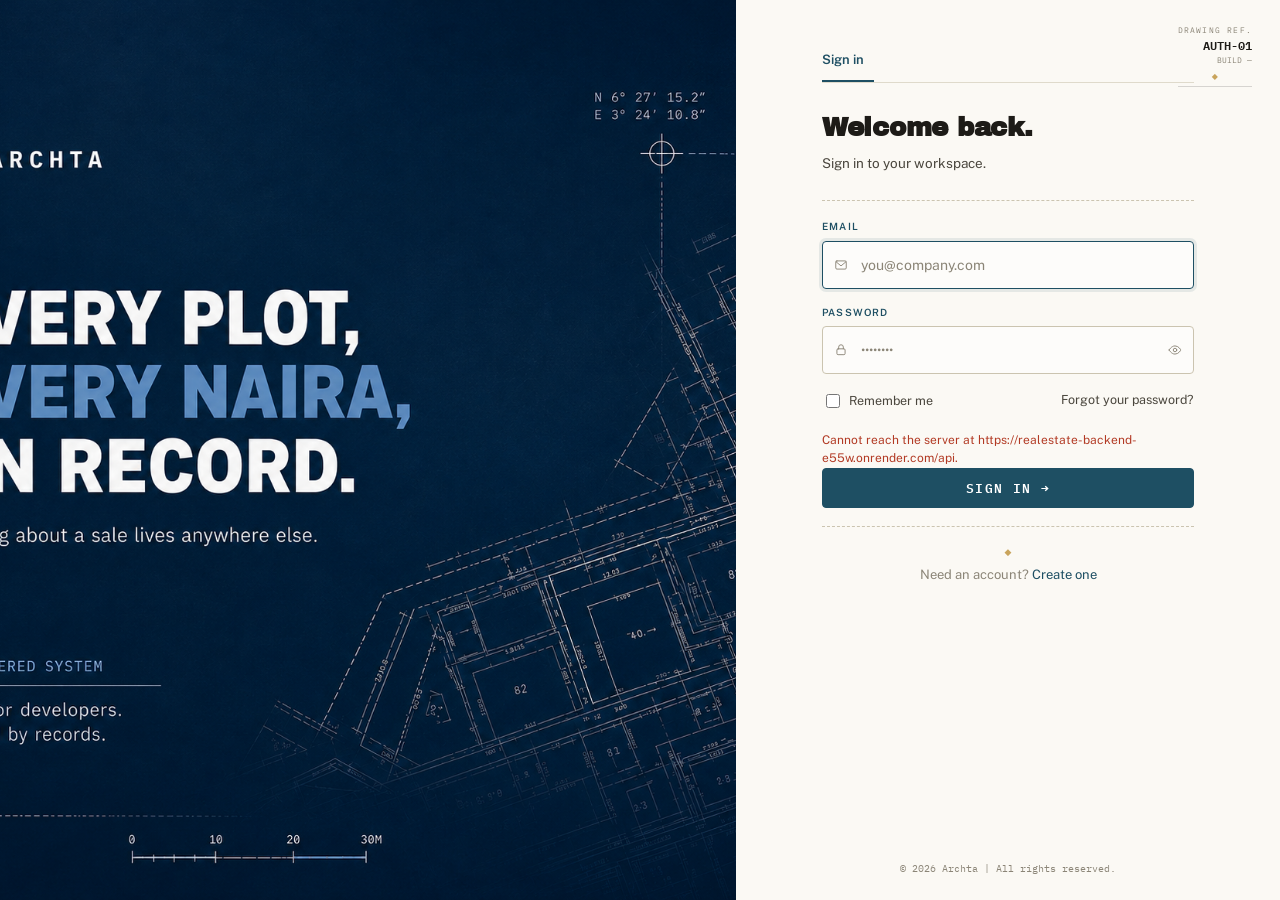
<file: index.html>
<!DOCTYPE html>
<html lang="en">
<head>
  <meta charset="UTF-8">
  <meta name="viewport" content="width=device-width, initial-scale=1.0">
  <meta name="color-scheme" content="light">
  <meta name="description" content="Archta — installment sales, allocations, collections and a daily AI brief for property developers.">
  <title>Archta — Real Estate Intelligence</title>

  <!-- Favicon as an inline SVG data URI: no extra file, no extra request, and
       no 404 in the console. The gold diamond on an indigo square is the same
       brand mark as the sidebar and the gate. -->
  <link rel="icon" href="data:image/svg+xml,%3Csvg xmlns='http://www.w3.org/2000/svg' viewBox='0 0 32 32'%3E%3Crect width='32' height='32' rx='7' fill='%231E4F63'/%3E%3Cpath d='M16 7l7 9-7 9-7-9z' fill='%23c9a45c'/%3E%3C/svg%3E">
  <link rel="apple-touch-icon" href="./apple-touch-icon.png">

  <!-- This URL gets pasted into WhatsApp constantly. Without these it previews
       as a blank card; with them every share is a small advertisement.
       og:image must be an absolute URL on a public host — a data URI is not
       fetched by WhatsApp or Twitter, so point this at a real file once you
       have one. realestate-frontend-pi.vercel.app is the confirmed frontend
       domain. -->
  <meta property="og:type" content="website">
  <meta property="og:site_name" content="Archta">
  <meta property="og:title" content="Archta — Real Estate Intelligence">
  <meta property="og:description" content="Installment sales, allocations and collections for property developers — with a brief on your desk at 7am telling you who has fallen behind.">
  <!-- TODO: og:image, og:url and server.js's own PRODUCTION_ORIGINS all
       point at realestate-frontend-pi.vercel.app — every one of them needs
       the same update, in the same commit, the day archta.io goes live.
       Nothing in this repo can confirm on its own whether that Vercel URL
       is still this deployment's real domain; verify against the actual
       Vercel project before changing it. -->
  <meta property="og:image" content="https://realestate-frontend-pi.vercel.app/og.png">
  <meta property="og:image:width" content="1200">
  <meta property="og:image:height" content="630">
  <!-- Placeholder — archta.io is not live yet. Update once it is. -->
  <meta property="og:url" content="https://archta.io">
  <meta name="twitter:card" content="summary_large_image">
  <meta name="theme-color" content="#1E4F63">

  <!-- Public Sans carries every UI surface now (realestate.css's --sans) —
       built for U.S. federal digital-records systems, the same job this
       product does for a developer's paper trail, and not the default
       everyone else's AI-generated dashboard also reaches for. Archivo
       Black is loaded for headline moments only (--display): the greeting,
       page titles, the gate — never body text. IBM Plex Mono is untouched:
       every money figure in the app still renders in it. portal.html and
       sign.html import the same three. -->
  <link rel="preconnect" href="https://fonts.googleapis.com">
  <link rel="preconnect" href="https://fonts.gstatic.com" crossorigin>
  <link href="https://fonts.googleapis.com/css2?family=Public+Sans:wght@400;500;600;700&family=Archivo+Black&family=IBM+Plex+Mono:wght@400;500;600&display=swap" rel="stylesheet">
  <link rel="stylesheet" href="./realestate.css">

  <!-- Sets window.__API_BASE__. A separate file rather than an inline block
       because the API serves this page under a CSP without 'unsafe-inline'. -->
  <script src="./config.js"></script>
</head>
<body>

<!-- ══ THE FRONT DOOR ═════════════════════════════════════════════════════
     Email and password, with Google as an option when GOOGLE_CLIENT_ID is
     configured on the server.

     What used to be here asked a Nigerian property developer to paste a raw
     JWT that somebody else generated by running `npm run token` in a
     terminal. There was no way to create an account, no way to reset a
     password, and no way to sign in from a second device. `npm run token`
     still exists — it is a debugging tool now, not the only way in. -->
<main class="gate" id="gate" hidden>
  <!-- THIRD rebuild of this panel, and the last: every prior round
       hand-built the blueprint (guides, mark, coordinates, compasses, floor
       plan, scale bar, headline) as positioned CSS/SVG pieces reproducing a
       reference image element-by-element. That reference now IS the panel —
       sup.png is the complete composition (logo, headline, blurb and all,
       baked into the pixels), so this section is just that one image,
       full-bleed, with no DOM to recreate any part of it. See .gate-brand
       in realestate.css for the background-image itself. -->
  <section class="gate-brand" role="img" aria-label="Archta. Every plot, every naira, on record. Nothing about a sale lives anywhere else."></section>

  <section class="gate-form-wrap">
    <!-- Item 13 — no longer a stamp: the rotated rust box, its border and
         its SVG diamond icon are gone. A plain right-aligned text block,
         the same drawing-title-block wording as a bare label rather than
         a rubber-stamp motif. -->
    <div class="gate-drawing-ref" aria-hidden="true">
      <div class="gate-drawing-ref-line1">DRAWING REF.</div>
      <!-- Filled in by boot() from GET /auth/config (app_version, build_number)
           once that request resolves. These placeholders are what shows if the
           API is unreachable at load. -->
      <div class="gate-drawing-ref-line2" id="gate-drawing-ref-version">AUTH-01</div>
      <div class="gate-drawing-ref-line3" id="gate-drawing-ref-build">BUILD —</div>
      <div class="gate-drawing-ref-diamond">◆</div>
      <div class="gate-drawing-ref-rule"></div>
    </div>

    <div class="gate-card">

      <!-- The brand, for mobile only. Under 900px the whole left panel is
           hidden, which previously left a bare dark form with no indication of
           what you were signing into. Shown here instead of unhiding the panel
           because nobody scrolls past a product pitch to reach a password
           field on a phone. -->
      <div class="gate-card-brand"><i>◆</i> ARCHTA
        <span>Sales operations for property developers</span>
      </div>

      <div class="gate-tabs" role="tablist" id="gate-tabs">
        <button class="gate-tab" role="tab" id="tab-login" aria-selected="true" type="button">Sign in</button>
        <!-- Item 14 — hidden (realestate.css), not removed: realestate.js's
             wireGate() still does el('tab-register').addEventListener(...)
             and the boot sequence still does el('tab-register').hidden=true
             when registration is disabled — deleting the element outright
             would throw on both. Registration itself is untouched and still
             reachable via "Create one" below (item 24). -->
        <button class="gate-tab" role="tab" id="tab-register" aria-selected="false" type="button">Create account</button>
      </div>

      <!-- Sign in -->
      <form id="form-login" autocomplete="on" novalidate>
        <h1 class="gate-title">Welcome back.</h1>
        <p class="gate-sub" id="gate-login-sub">Sign in to your workspace.</p>

        <!-- Item 22's first dashed rule, repositioned per the approved
             reference image — after the subtitle and before the first
             field, not between the tab and the heading as the original
             text spec described. -->
        <hr class="gate-dashed">

        <div class="field gate-field-icon">
          <label for="login-email">Email</label>
          <svg class="gate-input-icon" viewBox="0 0 24 24" width="14" height="14" fill="none" stroke="currentColor" stroke-width="1.6" stroke-linecap="round" stroke-linejoin="round" aria-hidden="true">
            <rect x="3" y="5" width="18" height="14" rx="2"/><path d="M3.5 6.5l8.5 7 8.5-7"/>
          </svg>
          <input class="input" id="login-email" type="email" required autocomplete="username"
                 placeholder="you@company.com" spellcheck="false">
        </div>

        <div class="field gate-field-icon">
          <label for="login-password">Password</label>
          <svg class="gate-input-icon" viewBox="0 0 24 24" width="14" height="14" fill="none" stroke="currentColor" stroke-width="1.6" stroke-linecap="round" stroke-linejoin="round" aria-hidden="true">
            <rect x="5" y="10" width="14" height="10" rx="2"/><path d="M8 10V7a4 4 0 0 1 8 0v3"/>
          </svg>
          <input class="input" id="login-password" type="password" required autocomplete="current-password"
                 placeholder="••••••••">
          <!-- Password visibility toggle. Wired in realestate.js's
               wireGate(), not here — no inline onclick, same CSP reasoning
               every other handler in this app already follows. Two SVGs,
               one shown at a time via .hidden; the click handler swaps
               which one carries that class and flips the input's type. -->
          <button type="button" class="gate-password-toggle" id="toggle-login-password" aria-label="Show password">
            <svg class="gate-eye-icon" data-eye="on" viewBox="0 0 24 24" width="14" height="14" fill="none" stroke="currentColor" stroke-width="1.6" stroke-linecap="round" stroke-linejoin="round" aria-hidden="true">
              <path d="M2 12s3.5-7 10-7 10 7 10 7-3.5 7-10 7-10-7-10-7z"/><circle cx="12" cy="12" r="3"/>
            </svg>
            <svg class="gate-eye-icon hidden" data-eye="off" viewBox="0 0 24 24" width="14" height="14" fill="none" stroke="currentColor" stroke-width="1.6" stroke-linecap="round" stroke-linejoin="round" aria-hidden="true">
              <path d="M3 3l18 18"/>
              <path d="M10.6 5.2A10.6 10.6 0 0 1 12 5c6.5 0 10 7 10 7a17.6 17.6 0 0 1-3.1 4.1M6.6 6.6C4 8.3 2 12 2 12s3.5 7 10 7a9.7 9.7 0 0 0 4-.8"/>
              <path d="M9.9 9.9a3 3 0 0 0 4.2 4.2"/>
            </svg>
          </button>
        </div>

        <!-- Item 18 — moved out of gate-foot and up next to the field it
             belongs to. #link-forgot keeps its id and (therefore) its
             existing wireGate() click handler unchanged — only its position
             and class list move. remember-me has no backend/session-length
             counterpart to wire to; it is exactly as decorative here as it
             is in the reference design. -->
        <div class="gate-remember-row">
          <label class="gate-remember"><input type="checkbox" id="remember-me"> Remember me</label>
          <button class="link-quiet gate-forgot" type="button" id="link-forgot">Forgot your password?</button>
        </div>

        <p class="field-error hidden" id="login-error" role="alert"></p>

        <button class="btn primary block gate-submit" type="submit" id="login-submit">SIGN IN →</button>

        <div class="gate-alt" id="alt-login" hidden>or</div>
        <div id="google-slot"></div>

        <hr class="gate-dashed">
        <div class="gate-diamond-sep" aria-hidden="true">◆</div>

        <div class="gate-foot gate-foot-center">
          <span>Need an account? <button class="link-quiet" type="button" id="link-to-register">Create one</button></span>
        </div>
      </form>

      <!-- Create account -->
      <form id="form-register" autocomplete="on" novalidate hidden>
        <h1 class="gate-title">Create your workspace</h1>
        <p class="gate-sub" id="gate-register-sub">Your projects, buyers and payments, in one place.</p>

        <div class="field">
          <label for="reg-name">Your name</label>
          <input class="input" id="reg-name" type="text" autocomplete="name" placeholder="Chidi Okafor">
        </div>

        <div class="field">
          <label for="reg-company">Company</label>
          <input class="input" id="reg-company" type="text" autocomplete="organization" placeholder="Adron Homes">
        </div>

        <div class="field">
          <label for="reg-email">Email</label>
          <input class="input" id="reg-email" type="email" required autocomplete="username"
                 placeholder="you@company.com" spellcheck="false">
        </div>

        <div class="field">
          <label for="reg-password">Password</label>
          <input class="input" id="reg-password" type="password" required autocomplete="new-password"
                 placeholder="At least 12 characters">
          <p class="field-hint">Minimum 12 characters. Longer beats complicated.</p>
        </div>

        <p class="field-error hidden" id="reg-error" role="alert"></p>

        <label class="gate-consent" for="reg-accept-terms">
          <input type="checkbox" id="reg-accept-terms" required>
          <span>I agree to Archta's
            <a href="/terms.html" target="_blank" rel="noopener">Terms &amp; Conditions</a> and
            <a href="/privacy.html" target="_blank" rel="noopener">Privacy Policy</a>.</span>
        </label>

        <button class="btn primary block lg mt-1" type="submit" id="reg-submit">Create account</button>

        <div class="gate-foot">
          <span>Already have one? <button class="link-quiet" type="button" id="link-to-login">Sign in</button></span>
        </div>
      </form>

      <!-- Forgot password — support-assisted for now, not self-service.
           Self-service reset emails would only ever reach this deployment's
           own Resend account owner, not the buyer or developer asking, so
           there is no form here to submit. -->
      <form id="form-forgot" novalidate hidden>
        <h1 class="gate-title">Reset your password</h1>
        <p class="gate-sub">Please contact support to reset your password.</p>

        <div class="gate-foot">
          <button class="link-quiet" type="button" id="link-back-login">Back to sign in</button>
        </div>
      </form>

      <!-- Choose a new password (reached from the emailed link) -->
      <form id="form-reset" autocomplete="on" novalidate hidden>
        <h1 class="gate-title">Choose a new password</h1>
        <p class="gate-sub">Then you will be signed straight in.</p>

        <div class="field">
          <label for="reset-password">New password</label>
          <input class="input" id="reset-password" type="password" required autocomplete="new-password"
                 placeholder="At least 12 characters">
        </div>

        <p class="field-error hidden" id="reset-error" role="alert"></p>

        <button class="btn primary block lg mt-1" type="submit" id="reset-submit">Set password and sign in</button>

        <div class="gate-foot">
          <button class="link-quiet" type="button" id="link-reset-cancel">Back to sign in</button>
        </div>
      </form>

      <!-- SECTION 2 — shown instead of landing in the app when POST /login
           answers requires_2fa: true (owner accounts with 2FA on). -->
      <form id="form-2fa" autocomplete="off" novalidate hidden>
        <h1 class="gate-title">Enter your code</h1>
        <p class="gate-sub">Open your authenticator app and enter the current code.</p>

        <div class="field">
          <label for="tfa-login-code">Code</label>
          <input class="input mono" id="tfa-login-code" inputmode="numeric" autocomplete="one-time-code"
                 maxlength="6" placeholder="123456" required>
        </div>

        <p class="field-hint">Lost your device? Use one of your backup codes instead.</p>

        <p class="field-error hidden" id="tfa-login-error" role="alert"></p>

        <button class="btn primary block lg mt-1" type="submit" id="tfa-login-submit">Verify</button>

        <div class="gate-foot">
          <button class="link-quiet" type="button" id="link-2fa-cancel">Back to sign in</button>
        </div>
      </form>

    </div>

    <!-- Item 25 — outside .gate-card on purpose: this stays visible across
         every gate form (sign in, reset, 2FA), not just login. The year
         itself is set once in realestate.js's wireGate() — no inline
         <script>, same CSP reasoning config.js's own header explains. -->
    <p class="gate-footer-line">© <span class="gate-footer-year"></span> Archta | All rights reserved.</p>
  </section>
</main>

<!-- ══ THE APP ═══════════════════════════════════════════════════════════ -->
<div class="shell" id="app" hidden>

  <aside class="sidebar" id="sidebar">
    <div class="sidebar-brand"><i>◆</i> ARCHTA</div>

    <!-- Only shown once a person belongs to more than one workspace —
         see realestate.js's renderWorkspaceSwitcher(). -->
    <div class="workspace-switcher hidden" id="workspace-switcher"></div>

    <nav class="nav" id="nav">
      <!-- Only shown when /auth/me reports is_group_owner — most owners are
           not part of a group, so this is hidden by default rather than a
           permanently-visible dead link. See realestate.js's
           renderGroupLink(). -->
      <div class="nav-group" id="nav-group-group">
        <div class="nav-label">Group</div>
        <a class="nav-item" href="#/group" data-nav="group"><span class="ico">◆</span> Group dashboard</a>
      </div>

      <div class="nav-group">
        <div class="nav-label">Operations</div>
        <a class="nav-item" href="#/dashboard" data-nav="dashboard"><span class="ico">◈</span> Command Center</a>
        <a class="nav-item" href="#/at-risk" data-nav="at-risk"><span class="ico">▲</span> At risk <span class="nav-count is-alert hidden" id="count-risk"></span></a>
        <a class="nav-item" href="#/tasks" data-nav="tasks"><span class="ico">✓</span> Tasks <span class="nav-count hidden" id="count-tasks"></span></a>
        <a class="nav-item" href="#/approvals" data-nav="approvals"><span class="ico">✔</span> Approvals <span class="nav-count is-alert hidden" id="count-approvals"></span></a>
        <a class="nav-item" href="#/logs" data-nav="logs"><span class="ico">☰</span> Log Book</a>
      </div>

      <div class="nav-group">
        <div class="nav-label">Inventory</div>
        <a class="nav-item" href="#/projects" data-nav="projects"><span class="ico">▣</span> Projects</a>
        <a class="nav-item" href="#/units" data-nav="units"><span class="ico">▤</span> Units</a>
      </div>

      <div class="nav-group">
        <div class="nav-label">Sales</div>
        <a class="nav-item" href="#/customers" data-nav="customers"><span class="ico">◎</span> Buyers</a>
        <a class="nav-item" href="#/reservations" data-nav="reservations"><span class="ico">◇</span> Reservations</a>
        <a class="nav-item" href="#/payments" data-nav="payments"><span class="ico">₦</span> Payments</a>
        <a class="nav-item" href="#/commissions" data-nav="commissions"><span class="ico">%</span> Commissions</a>
        <a class="nav-item" href="#/documents" data-nav="documents"><span class="ico">▥</span> Documents</a>
      </div>

      <div class="nav-group">
        <div class="nav-label">Management</div>
        <a class="nav-item" href="#/reports" data-nav="reports"><span class="ico">◫</span> Reports</a>
        <a class="nav-item" href="#/campaigns" data-nav="campaigns"><span class="ico">✉</span> Campaigns</a>
        <a class="nav-item" href="#/settings" data-nav="settings"><span class="ico">⚙</span> Settings</a>
      </div>
    </nav>

    <div class="sidebar-foot">
      <button class="who" id="btn-account" type="button">
        <span class="avatar" id="who-initials">—</span>
        <span class="who-text">
          <span class="who-name" id="who-name">Loading…</span>
          <span class="who-org" id="who-org"></span>
        </span>
      </button>
    </div>
  </aside>

  <div class="main">
    <header class="topbar">
      <button class="icon-btn menu-btn" id="btn-menu" type="button" aria-label="Menu">☰</button>

      <div class="search">
        <span class="ico">⌕</span>
        <input id="search-input" type="search" placeholder="Search buyers, units, projects…"
               autocomplete="off" spellcheck="false"
               aria-label="Search buyers, units and projects. Press slash to focus.">
        <!-- Decorative: the shortcut is announced in the input's own label
             instead, so a screen reader hears it once rather than as a stray
             character after the field. -->
        <kbd aria-hidden="true">/</kbd>
        <div class="search-results hidden" id="search-results"></div>
      </div>

      <div class="topbar-right">
        <!-- SECTION 14 — offline-first mode, sales_rep only. Both start
             hidden; realestate.js's own online/offline listeners and
             offline-queue.js's refreshSyncBadge() are what ever unhide
             them, and only for that one role. -->
        <span class="offline-banner hidden" id="offline-banner">Offline</span>
        <span class="sync-status hidden" id="sync-status" title="Tap to retry any failed submissions"></span>
        <span class="dateline" id="dateline"></span>
        <!-- SECTION 1 — push notifications. Hidden until R.notifications'
             own init has a real unread count to show; realestate.js wires
             the click handler and the dropdown. -->
        <button class="icon-btn" id="btn-notifications" type="button" aria-label="Notifications">
          <span aria-hidden="true">&#128276;&#xFE0E;</span><span class="notif-badge hidden" id="notif-count"></span>
        </button>
        <div class="notif-dropdown hidden" id="notif-dropdown"></div>
        <button class="btn ghost sm" id="btn-signout" type="button">Sign out</button>
        <!-- Under 640px the search bar gets squeezed between the hamburger and
             this button. Text hides, this icon-only twin takes over — same
             handler, .icon-btn like every other icon-only control in the app. -->
        <button class="icon-btn signout-icon-btn" id="btn-signout-icon" type="button" aria-label="Sign out">⎋</button>
      </div>
    </header>

    <div class="page" id="view"></div>
  </div>
</div>

<!-- Mobile only (realestate.css, max-width: 640px) — replaces the hamburger
     sidebar as the primary way to move around at that width, not an addition
     to it. Shares data-nav with the sidebar's own links on purpose: renderRoute
     already toggles .is-active on every [data-nav] element in the document
     (not just the sidebar's), and applyNavForRole already shows/hides every
     [data-nav] element by role the same way — so a role with a restricted nav
     (a Sales Executive has no 'at-risk' or 'tasks') gets a bottom nav with
     fewer tabs rather than one that 403s when tapped, for free, no new logic
     needed for either. -->
<!-- No .hidden class here — that utility is display:none !important
     (realestate.css), which would out-rank any later media-query override.
     Visibility below 640px is handled purely by .bottom-nav's own base rule
     (display:none) and its @media override, same as every other pure
     breakpoint-driven show/hide in this file. -->
<nav class="bottom-nav" id="bottom-nav" aria-label="Primary">
  <a class="bottom-nav-item" href="#/dashboard" data-nav="dashboard">
    <svg class="bottom-nav-icon" viewBox="0 0 24 24" fill="none" stroke="currentColor" stroke-width="1.6" stroke-linecap="round" stroke-linejoin="round">
      <rect x="4" y="4" width="7" height="7"/><rect x="13" y="4" width="7" height="7"/>
      <rect x="4" y="13" width="7" height="7"/><rect x="13" y="13" width="7" height="7"/>
    </svg>
    <span>Dashboard</span>
  </a>
  <a class="bottom-nav-item" href="#/customers" data-nav="customers">
    <svg class="bottom-nav-icon" viewBox="0 0 24 24" fill="none" stroke="currentColor" stroke-width="1.6" stroke-linecap="round" stroke-linejoin="round">
      <circle cx="8.5" cy="8" r="3.2"/><path d="M3 20c0-3.9 2.5-6.2 5.5-6.2S14 16.1 14 20"/>
      <circle cx="16.5" cy="9" r="2.6"/><path d="M13.8 14.3c.7-.5 1.6-.8 2.7-.8 2.6 0 4.5 1.8 4.5 5.3"/>
    </svg>
    <span>Buyers</span>
  </a>
  <a class="bottom-nav-item" href="#/at-risk" data-nav="at-risk">
    <svg class="bottom-nav-icon" viewBox="0 0 24 24" fill="none" stroke="currentColor" stroke-width="1.6" stroke-linecap="round" stroke-linejoin="round">
      <path d="M12 4.5l8.5 14.5H3.5z"/><path d="M12 10v3.5"/><path d="M12 16.5v.01"/>
    </svg>
    <span class="bottom-nav-badge hidden" id="bottom-count-risk"></span>
    <span>At Risk</span>
  </a>
  <a class="bottom-nav-item" href="#/payments" data-nav="payments">
    <svg class="bottom-nav-icon" viewBox="0 0 24 24" fill="none" stroke="currentColor" stroke-width="1.6" stroke-linecap="round" stroke-linejoin="round">
      <path d="M6 3h12v18l-2-1.3L14 21l-2-1.3L10 21l-2-1.3L6 21z"/><path d="M9 8h6M9 11.5h6M9 15h4"/>
    </svg>
    <span>Payments</span>
  </a>
  <a class="bottom-nav-item" href="#/tasks" data-nav="tasks">
    <svg class="bottom-nav-icon" viewBox="0 0 24 24" fill="none" stroke="currentColor" stroke-width="1.6" stroke-linecap="round" stroke-linejoin="round">
      <path d="M5 13l4.5 4.5L19 7"/>
    </svg>
    <span class="bottom-nav-badge hidden" id="bottom-count-tasks"></span>
    <span>Tasks</span>
  </a>
</nav>

<!-- SECTION 6 (feature expansion) — AI Business Intelligence Assistant.
     "Archta Intelligence": a floating chat bubble on every screen, owner/
     sales_director only (realestate.js's initAiAssistant shows/hides it off
     R.can('ai.ask'), the same permission POST /ai/ask itself is gated on).
     Both start hidden — realestate.js unhides the bubble once R.can is
     known, and the panel only ever opens on a click. -->
<button class="ai-chat-bubble hidden" id="ai-chat-bubble" type="button" aria-label="Archta Intelligence">
  <!-- A sparkle, not the ◆ brand mark or a speech bubble — the one glyph on
       this whole page whose job is specifically "this is the AI", not "this
       is Archta" (the mark already means that everywhere else). Inline SVG
       rather than an emoji so its color is the gold token, not whatever a
       given OS's emoji font happens to render. -->
  <svg class="ai-chat-bubble-icon" viewBox="0 0 24 24" fill="currentColor" aria-hidden="true">
    <path d="M12 2l1.8 5.6L19.4 9.4 13.8 11.2 12 17l-1.8-5.8L4.6 9.4l5.6-1.8L12 2z"/>
    <path d="M19 14l.9 2.7L22.6 17.6 19.9 18.5 19 21.2l-.9-2.7-2.7-.9 2.7-.9L19 14z"/>
  </svg>
  <span class="ai-chat-unread hidden" id="ai-chat-unread"></span>
</button>

<aside class="ai-chat-panel hidden" id="ai-chat-panel" role="dialog" aria-label="Archta Intelligence" aria-modal="false">
  <div class="ai-chat-head">
    <span class="ai-chat-title">Archta Intelligence</span>
    <div class="ai-chat-head-actions">
      <button class="icon-btn" id="ai-chat-clear" type="button" aria-label="Clear conversation" title="Clear conversation">
        <svg class="ai-chat-head-icon" viewBox="0 0 24 24" fill="none" stroke="currentColor" stroke-width="2" stroke-linecap="round" stroke-linejoin="round" aria-hidden="true">
          <path d="M3 6h18M8 6V4a1 1 0 0 1 1-1h6a1 1 0 0 1 1 1v2m3 0-1 14a1 1 0 0 1-1 1H7a1 1 0 0 1-1-1L5 6"/>
        </svg>
      </button>
      <button class="icon-btn" id="ai-chat-expand" type="button" aria-label="Expand" title="Expand">
        <svg class="ai-chat-head-icon" id="ai-chat-expand-icon" viewBox="0 0 24 24" fill="none" stroke="currentColor" stroke-width="2" stroke-linecap="round" stroke-linejoin="round" aria-hidden="true">
          <path d="M15 3h6v6M9 21H3v-6M21 3l-7 7M3 21l7-7"/>
        </svg>
      </button>
      <button class="icon-btn" id="ai-chat-close" type="button" aria-label="Close">×</button>
    </div>
  </div>
  <div class="ai-chat-messages" id="ai-chat-messages"></div>
  <form class="ai-chat-input-row" id="ai-chat-form">
    <textarea id="ai-chat-input" rows="1" placeholder="Ask about your business… (or type /clear)" autocomplete="off"></textarea>
    <button class="btn primary" id="ai-chat-send" type="submit">Send</button>
  </form>
</aside>

<div class="toasts" id="toasts"></div>
<div id="overlay"></div>

<script src="./realestate.js"></script>
<script src="./offline-queue.js"></script>
<script src="./screens.js"></script>
</body>
</html>
</file>
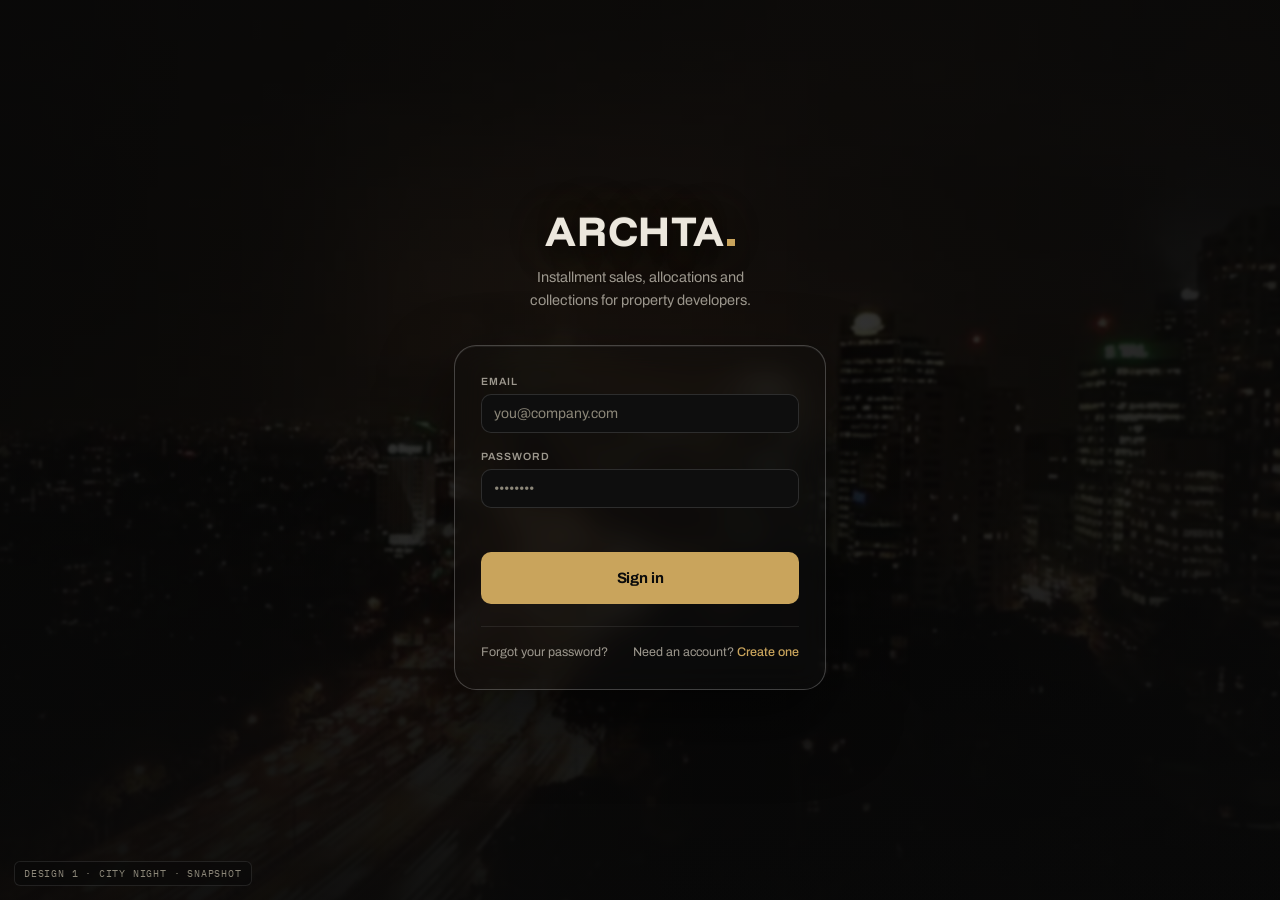
<file: design-1/index.html>
<!DOCTYPE html>
<html lang="en">
<head>
<meta charset="UTF-8">
<meta name="viewport" content="width=device-width, initial-scale=1.0">
<meta name="color-scheme" content="dark">
<title>Archta — Design 1 (City Night)</title>

<!-- ═══════════════════════════════════════════════════════════════════════
     DESIGN 1 — "City Night"
     A saved snapshot of the first sign-in direction: dark, a night-city
     timelapse behind glass, black + champagne gold. Standalone — no backend,
     no auth, no shared stylesheet. This page is a visual reference, kept so
     the direction is not lost the way it was the first time.

     The live app has since moved to the light "Estate" direction. This file
     does not affect it; it stands entirely on its own.
     ═══════════════════════════════════════════════════════════════════════ -->

<link rel="preconnect" href="https://fonts.googleapis.com">
<link rel="preconnect" href="https://fonts.gstatic.com" crossorigin>
<link href="https://fonts.googleapis.com/css2?family=Archivo:ital,wght@0,400..900;1,400..900&family=Funnel+Display:wght@300..800&family=IBM+Plex+Mono:wght@400;500&display=swap" rel="stylesheet">

<style>
:root {
  --ink: #090909;
  --text: #ece7dd;
  --text-dim: #9d988e;
  --text-faint: #8c8779;
  --gold: #c9a45c;
  --gold-soft: #e0c48c;
  --display: 'Archivo', system-ui, sans-serif;
  --wordmark: 'Funnel Display', 'Archivo', system-ui, sans-serif;
  --mono: 'IBM Plex Mono', ui-monospace, monospace;
  --radius-sm: 10px;
  --radius-lg: 22px;
}

* { box-sizing: border-box; }

body {
  margin: 0;
  min-height: 100vh;
  background: var(--ink);
  color: var(--text);
  font-family: var(--display);
  -webkit-font-smoothing: antialiased;
}

/* One centred column over a full-bleed reel. */
.gate {
  min-height: 100vh;
  min-height: 100dvh;
  display: grid;
  place-items: center;
  position: relative;
  overflow: hidden;
  background: var(--ink);
}

/* ── The reel ────────────────────────────────────────────────────────────── */
.gate-reel { position: absolute; inset: 0; overflow: hidden; z-index: 0; }

.gate-reel video {
  width: 100%;
  height: 100%;
  object-fit: cover;
  display: block;
  /* Dim, desaturate, and a light blur — text over moving footage needs the
     small high-contrast detail (headlights, windows) dissolved, not just the
     brightness dropped. Overscanned so the blur's pale rim sits off-screen. */
  filter: brightness(0.34) saturate(0.7) blur(1.5px);
  transform: scale(1.05);
}

/* Scrim, densest where the wordmark and card sit. */
.gate-reel::after {
  content: '';
  position: absolute;
  inset: 0;
  pointer-events: none;
  background:
    radial-gradient(60% 55% at 50% 46%, rgba(9,9,9,0.34), rgba(9,9,9,0.72) 100%),
    linear-gradient(to top, rgba(9,9,9,0.6), transparent 55%);
}

/* ── The column ──────────────────────────────────────────────────────────── */
.gate-form-wrap {
  position: relative;
  z-index: 1;
  width: 100%;
  max-width: 420px;
  padding: 44px 24px;
  display: flex;
  flex-direction: column;
  align-items: center;
}

/* ── The wordmark ────────────────────────────────────────────────────────── */
.gate-topmark {
  margin: 0;
  font-family: var(--wordmark);
  font-size: clamp(30px, 4.2vw, 42px);
  font-weight: 800;
  letter-spacing: 0.02em;
  text-transform: uppercase;
  line-height: 1;
  color: var(--text);
  text-align: center;
  text-shadow: 0 -1px 0 rgba(255,255,255,0.10), 0 10px 26px rgba(0,0,0,0.8), 0 0 64px rgba(201,164,92,0.18);
}

/* The square full stop, drawn and sat on the baseline. */
.gate-topmark i {
  display: inline-block;
  width: 0.17em;
  height: 0.17em;
  margin-left: 0.07em;
  background: var(--gold);
  vertical-align: baseline;
}

.gate-lede {
  margin: 14px 0 34px;
  max-width: 34ch;
  text-align: center;
  color: var(--text-dim);
  font-size: 14.5px;
  line-height: 1.55;
  text-wrap: balance;
}

/* ── The glass card ──────────────────────────────────────────────────────── */
.gate-card {
  width: 100%;
  background: rgba(16,16,16,0.42);
  border: 1px solid rgba(255,255,255,0.22);
  border-radius: var(--radius-lg);
  padding: 30px 26px;
  -webkit-backdrop-filter: blur(15px) saturate(135%);
  backdrop-filter: blur(15px) saturate(135%);
  box-shadow: 0 30px 70px rgba(0,0,0,0.55), inset 0 1px 0 rgba(255,255,255,0.06);
}

.field { margin-bottom: 18px; }

label {
  display: block;
  margin-bottom: 7px;
  font-size: 10.5px;
  font-weight: 600;
  letter-spacing: 0.09em;
  text-transform: uppercase;
  color: var(--text-dim);
}

.input {
  width: 100%;
  color: var(--text);
  background: #0e0e0e;
  border: 1px solid rgba(255,255,255,0.13);
  border-radius: var(--radius-sm);
  padding: 11px 12px;
  font-size: 14px;
  font-family: var(--display);
  transition: border-color .16s, background .16s;
}
.input::placeholder { color: var(--text-faint); }
.input:focus { outline: none; border-color: var(--gold); background: #141414; }

.btn {
  width: 100%;
  height: 52px;
  margin-top: 26px;
  border: none;
  border-radius: var(--radius-sm);
  background: var(--gold);
  color: #0b0b0b;
  font-family: var(--display);
  font-size: 15px;
  font-weight: 700;
  letter-spacing: -0.01em;
  cursor: pointer;
  transition: background .16s;
}
.btn:hover { background: var(--gold-soft); }

.foot {
  display: flex;
  justify-content: space-between;
  gap: 12px;
  margin-top: 22px;
  padding-top: 18px;
  border-top: 1px solid rgba(255,255,255,0.08);
  font-size: 12.5px;
  color: var(--text-dim);
}
.foot a { color: var(--text-dim); text-decoration: none; }
.foot a:hover { color: var(--text); }
.foot b { color: var(--gold); font-weight: 500; }

/* Snapshot badge, so nobody mistakes this static page for the live app. */
.snapshot-tag {
  position: fixed;
  bottom: 14px; left: 14px;
  z-index: 3;
  font-family: var(--mono);
  font-size: 10px;
  letter-spacing: 0.08em;
  text-transform: uppercase;
  color: var(--text-faint);
  background: rgba(9,9,9,0.6);
  border: 1px solid rgba(255,255,255,0.1);
  border-radius: 6px;
  padding: 5px 9px;
  -webkit-backdrop-filter: blur(6px);
  backdrop-filter: blur(6px);
}

@media (prefers-reduced-motion: reduce) {
  .gate-reel video { display: none; }
  .gate-reel { background: #0b0b0b center / cover no-repeat; }
}
</style>
</head>
<body>

<main class="gate">
  <div class="gate-reel" aria-hidden="true">
    <video src="./city-night.mp4" poster="./city-night.jpg" autoplay muted loop playsinline></video>
  </div>

  <section class="gate-form-wrap">
    <h1 class="gate-topmark">ARCHTA<i aria-hidden="true"></i></h1>
    <p class="gate-lede">Installment sales, allocations and collections for property developers.</p>

    <form class="gate-card" onsubmit="return false">
      <div class="field">
        <label for="email">Email</label>
        <input class="input" id="email" type="email" placeholder="you@company.com" autocomplete="username">
      </div>
      <div class="field">
        <label for="password">Password</label>
        <input class="input" id="password" type="password" placeholder="••••••••" autocomplete="current-password">
      </div>
      <button class="btn" type="submit">Sign in</button>
      <div class="foot">
        <a href="#">Forgot your password?</a>
        <span>Need an account? <a href="#"><b>Create one</b></a></span>
      </div>
    </form>
  </section>

  <div class="snapshot-tag">Design 1 · City Night · snapshot</div>
</main>

</body>
</html>
</file>
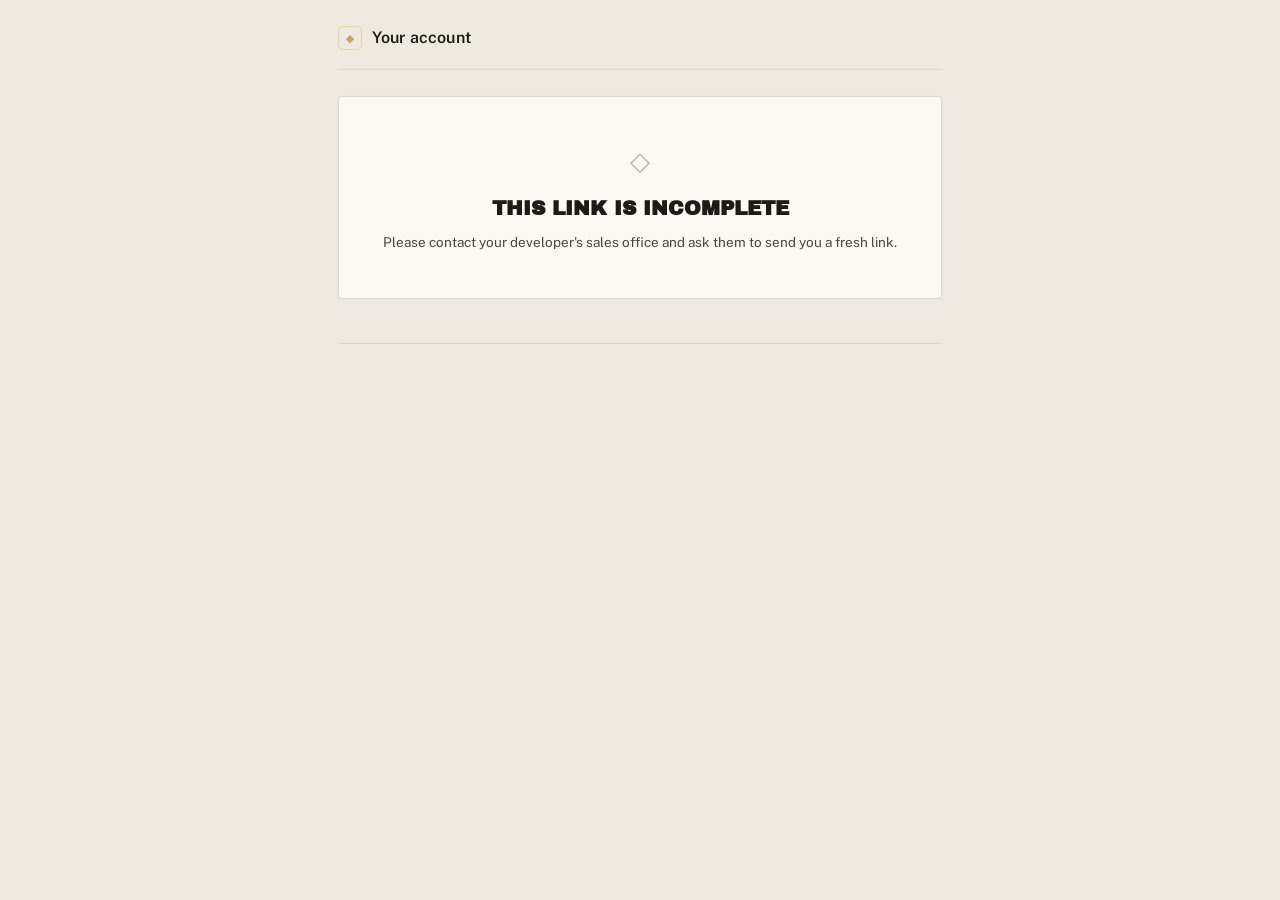
<file: portal.html>
<!DOCTYPE html>
<html lang="en">
<head>
  <meta charset="UTF-8">
  <meta name="viewport" content="width=device-width, initial-scale=1.0">
  <meta name="color-scheme" content="light">
  <meta name="theme-color" content="#1E4F63">
  <!-- A personal link. Keep it out of search results and out of the referrer
       header when the buyer clicks through to Paystack. -->
  <meta name="robots" content="noindex, nofollow">
  <meta name="referrer" content="no-referrer">
  <title>Your payment account</title>
  <link rel="icon" href="data:image/svg+xml,%3Csvg xmlns='http://www.w3.org/2000/svg' viewBox='0 0 32 32'%3E%3Crect width='32' height='32' rx='7' fill='%231E4F63'/%3E%3Cpath d='M16 7l7 9-7 9-7-9z' fill='%23c9a45c'/%3E%3C/svg%3E">
  <link rel="apple-touch-icon" href="./apple-touch-icon.png">

  <!-- Same three faces as index.html: Public Sans for the UI, Archivo Black
       for the portal's own greeting headline, IBM Plex Mono for money. -->
  <link rel="preconnect" href="https://fonts.googleapis.com">
  <link rel="preconnect" href="https://fonts.gstatic.com" crossorigin>
  <link href="https://fonts.googleapis.com/css2?family=Public+Sans:wght@400;500;600;700&family=Archivo+Black&family=IBM+Plex+Mono:wght@400;500&display=swap" rel="stylesheet">
  <link rel="stylesheet" href="./realestate.css">

  <script src="./config.js"></script>
</head>

<!-- ══ THE BUYER'S OWN VIEW ═══════════════════════════════════════════════
     Three questions, answered without a phone call:
       how much have I paid so far?
       when is my next installment?
       can I get a copy of my allocation letter?

     Deliberately not the operator app. Same typography and palette so it is
     recognisably the same company, but one column, larger type, no sidebar
     and no navigation — a buyer opens this twice a year on a phone.

     The access token arrives in the URL FRAGMENT, not the query string: a
     fragment is never sent to a server, so the link cannot leak through
     access logs or a referrer header. -->
<body class="portal-body">

<div class="portal-wrap">

  <header class="portal-header">
    <span class="portal-mark">◆</span>
    <span class="portal-brand" id="developer-name">Your account</span>
    <!-- SECTION 10 — display currency only; every actual payment still
         transacts in NGN regardless of what is selected here. Hidden until
         portal.js has rates to show (no point offering a toggle with
         nothing to convert with). -->
    <select id="currency-select" class="currency-select hidden" aria-label="Display currency">
      <option value="NGN">₦ NGN</option>
      <option value="USD">$ USD</option>
      <option value="GBP">£ GBP</option>
      <option value="EUR">€ EUR</option>
      <option value="CAD">CA$ CAD</option>
    </select>
    <!-- SECTION 20 — hidden until portal.js has a reservation to scope
         notifications to (GET /portal/notifications/:reservationId needs
         one, the same way every other portal route does). -->
    <button class="icon-btn hidden" id="btn-portal-notifications" type="button" aria-label="Notifications">
      <span aria-hidden="true">&#128276;&#xFE0E;</span><span class="notif-badge hidden" id="portal-notif-count"></span>
    </button>
    <div class="notif-dropdown hidden" id="portal-notif-dropdown"></div>
  </header>

  <div id="portal-view">
    <div class="skeleton portal-skeleton-title"></div>
    <div class="skeleton portal-skeleton-line-1"></div>
    <div class="skeleton portal-skeleton-line-2"></div>
  </div>

  <footer class="portal-footer" id="portal-foot"></footer>
</div>

<div class="toasts" id="toasts"></div>
<div id="overlay"></div>

<script src="./portal.js"></script>
</body>
</html>
</file>
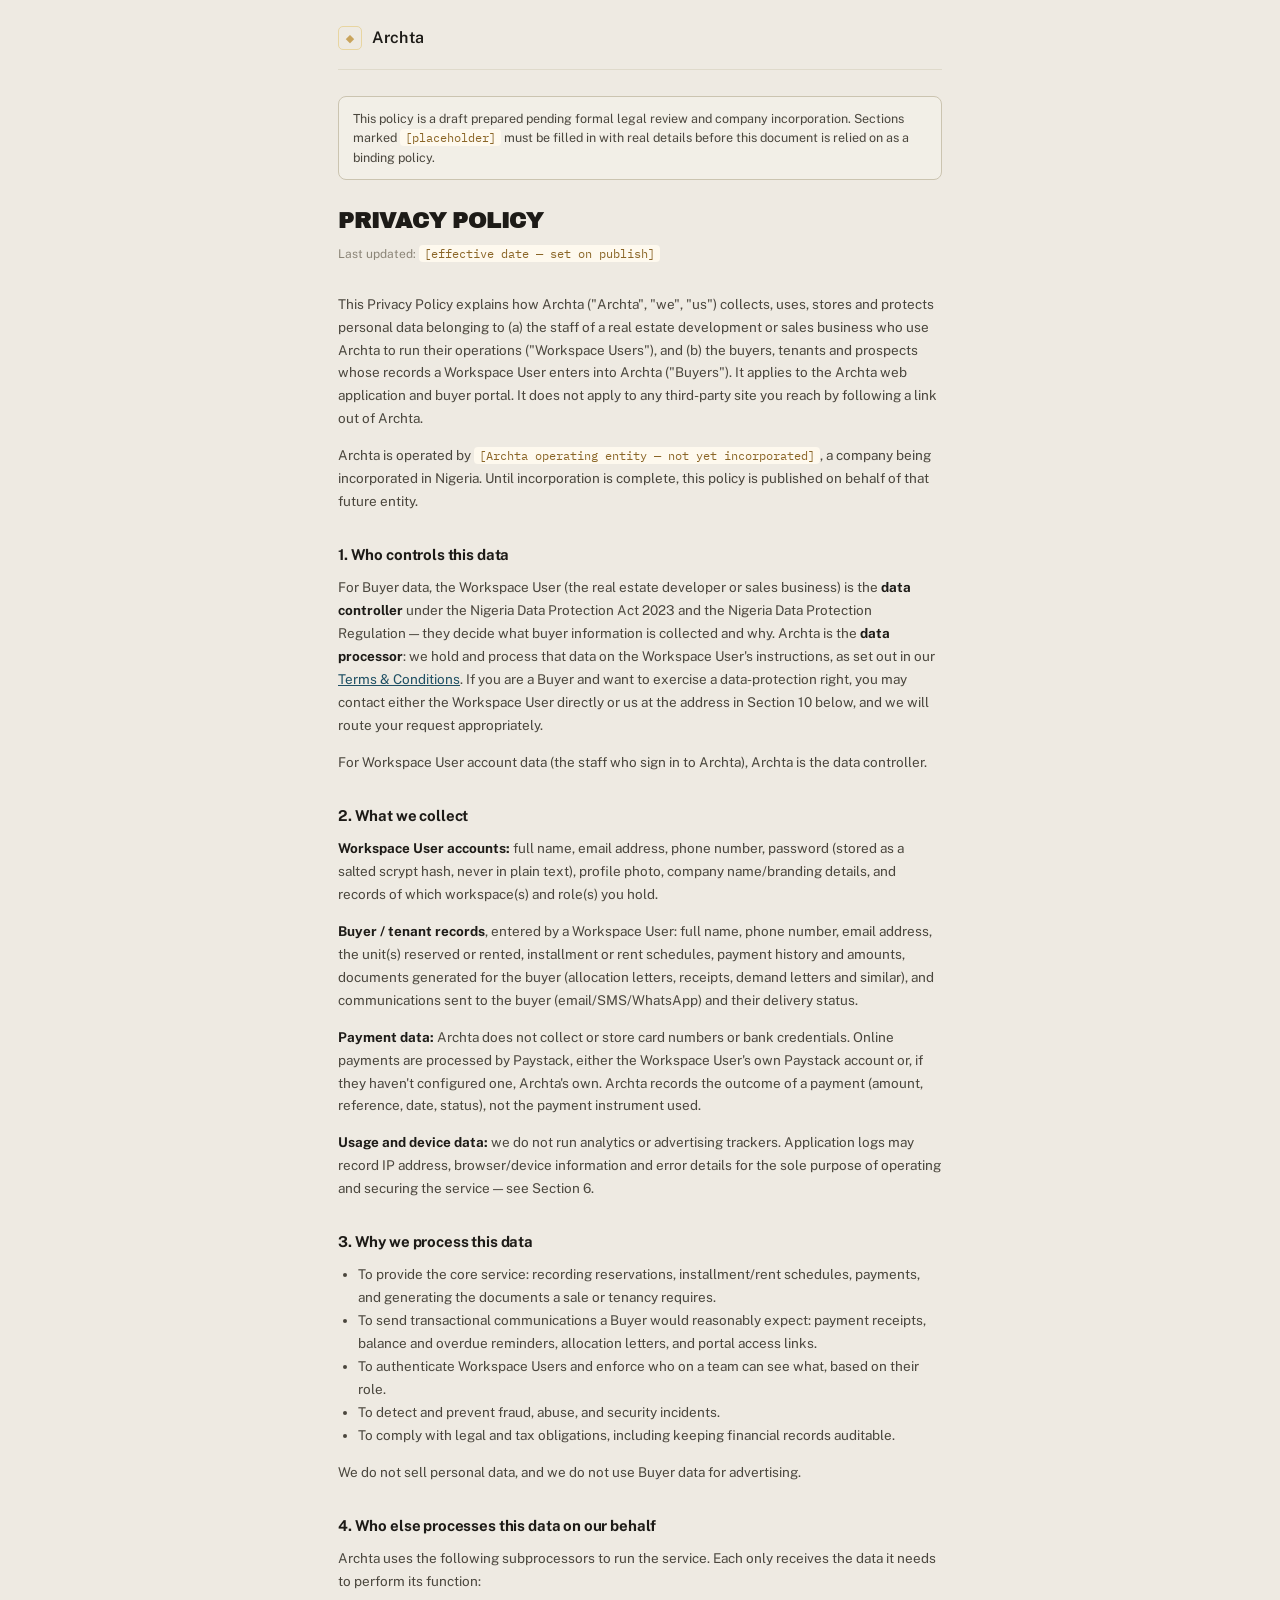
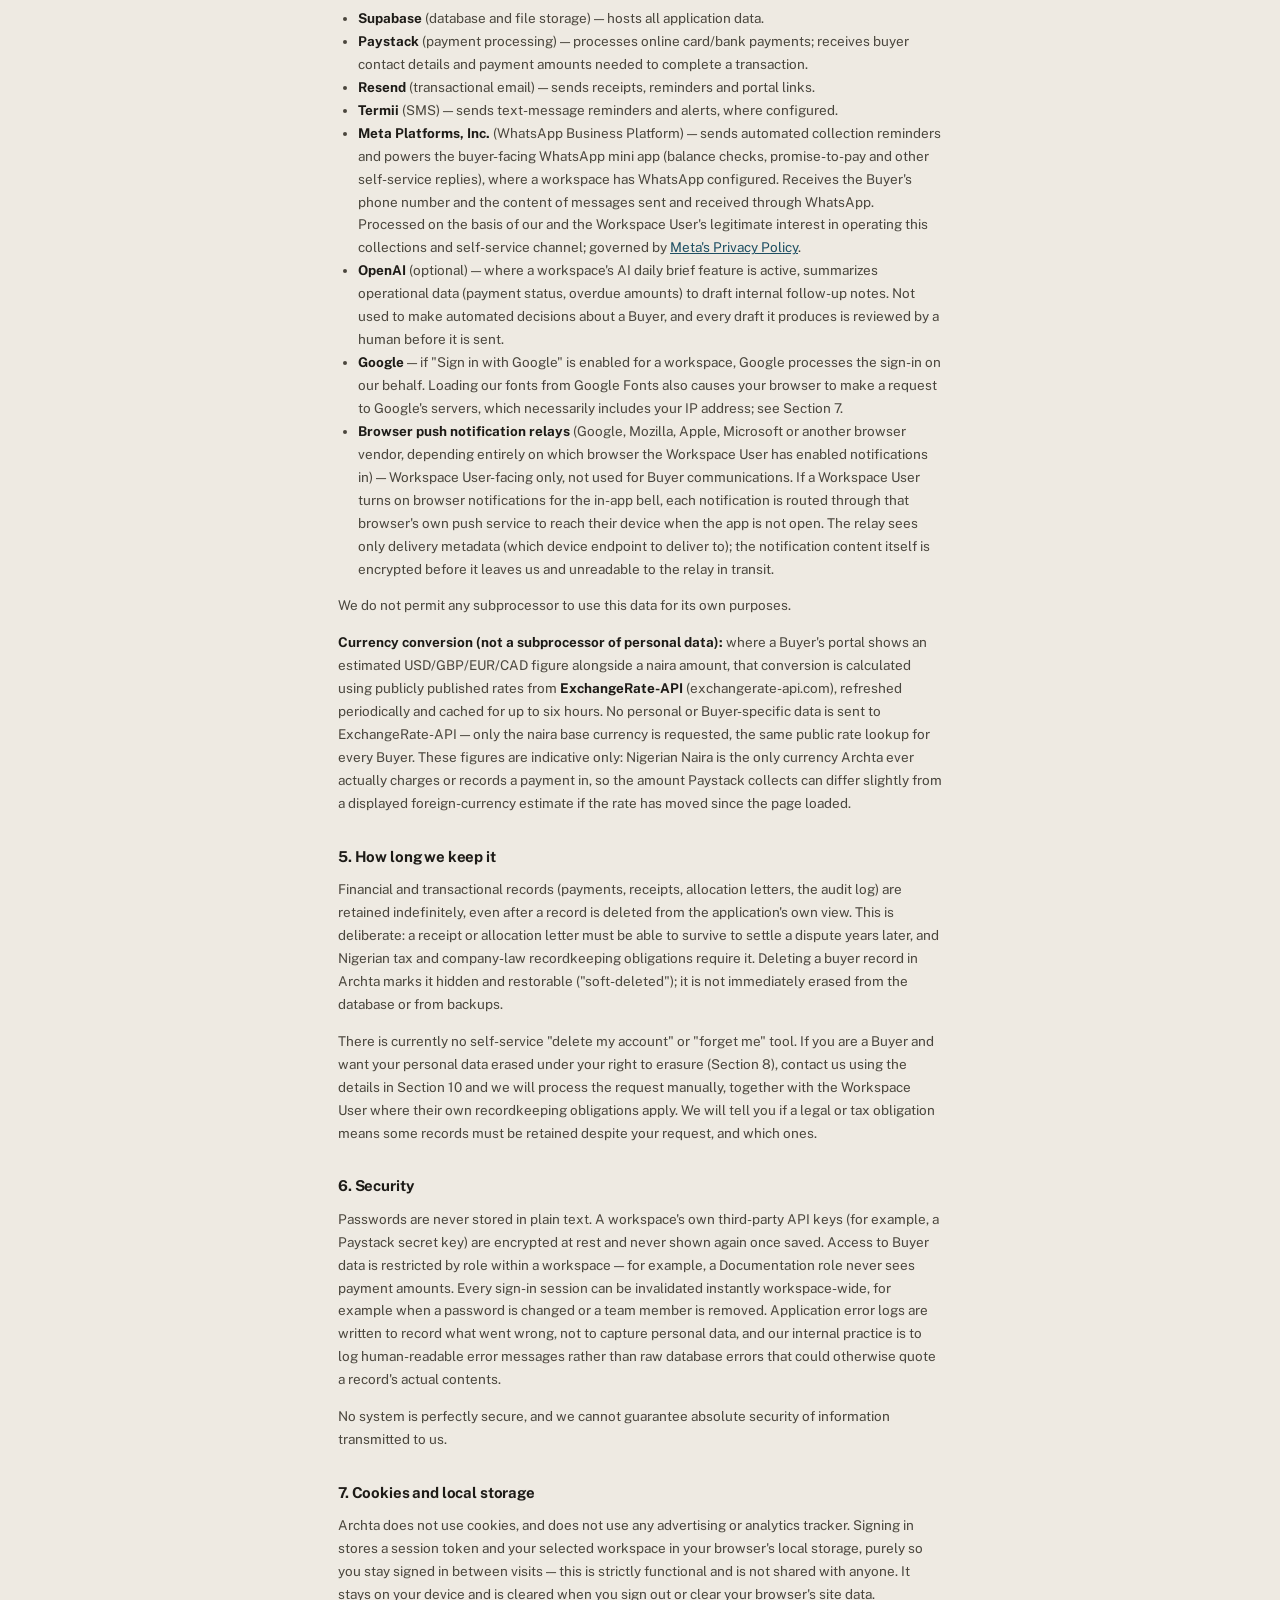
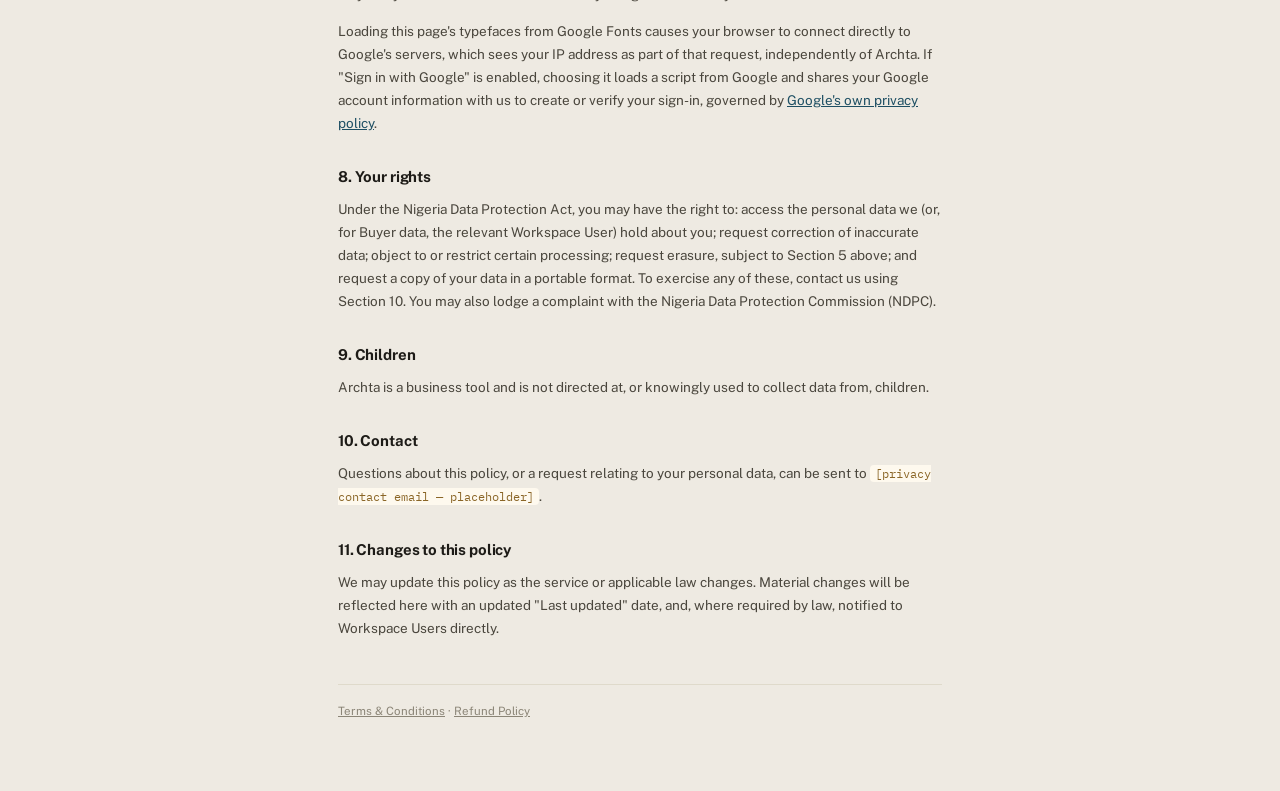
<file: privacy.html>
<!DOCTYPE html>
<html lang="en">
<head>
  <meta charset="UTF-8">
  <meta name="viewport" content="width=device-width, initial-scale=1.0">
  <meta name="color-scheme" content="light">
  <meta name="robots" content="noindex, follow">
  <title>Privacy Policy — Archta</title>
  <link rel="icon" href="data:image/svg+xml,%3Csvg xmlns='http://www.w3.org/2000/svg' viewBox='0 0 32 32'%3E%3Crect width='32' height='32' rx='7' fill='%231E4F63'/%3E%3Cpath d='M16 7l7 9-7 9-7-9z' fill='%23c9a45c'/%3E%3C/svg%3E">
  <link rel="preconnect" href="https://fonts.googleapis.com">
  <link rel="preconnect" href="https://fonts.gstatic.com" crossorigin>
  <link href="https://fonts.googleapis.com/css2?family=Public+Sans:wght@400;500;600;700&family=Archivo+Black&family=IBM+Plex+Mono:wght@400;500&display=swap" rel="stylesheet">
  <link rel="stylesheet" href="./realestate.css">
</head>
<body class="portal-body">
<div class="portal-wrap">
  <header class="portal-header">
    <span class="portal-mark">◆</span>
    <span class="portal-brand">Archta</span>
  </header>

  <div class="legal-page">
    <div class="legal-notice">This policy is a draft prepared pending formal legal review and company
      incorporation. Sections marked <span class="legal-placeholder">[placeholder]</span> must be filled in with
      real details before this document is relied on as a binding policy.</div>

    <h1>Privacy Policy</h1>
    <p class="legal-updated">Last updated: <span class="legal-placeholder">[effective date — set on publish]</span></p>

    <p>This Privacy Policy explains how Archta ("Archta", "we", "us") collects, uses, stores and protects
      personal data belonging to (a) the staff of a real estate development or sales business who use Archta
      to run their operations ("Workspace Users"), and (b) the buyers, tenants and prospects whose records a
      Workspace User enters into Archta ("Buyers"). It applies to the Archta web application and buyer portal.
      It does not apply to any third-party site you reach by following a link out of Archta.</p>

    <p>Archta is operated by <span class="legal-placeholder">[Archta operating entity — not yet incorporated]</span>,
      a company being incorporated in Nigeria. Until incorporation is complete, this policy is published on
      behalf of that future entity.</p>

    <h2>1. Who controls this data</h2>
    <p>For Buyer data, the Workspace User (the real estate developer or sales business) is the <strong>data
      controller</strong> under the Nigeria Data Protection Act 2023 and the Nigeria Data Protection Regulation
      — they decide what buyer information is collected and why. Archta is the <strong>data processor</strong>:
      we hold and process that data on the Workspace User's instructions, as set out in our
      <a href="/terms.html">Terms &amp; Conditions</a>. If you are a Buyer and want to exercise a data-protection
      right, you may contact either the Workspace User directly or us at the address in Section 10 below, and we
      will route your request appropriately.</p>
    <p>For Workspace User account data (the staff who sign in to Archta), Archta is the data controller.</p>

    <h2>2. What we collect</h2>
    <p><strong>Workspace User accounts:</strong> full name, email address, phone number, password (stored as a
      salted scrypt hash, never in plain text), profile photo, company name/branding details, and records of
      which workspace(s) and role(s) you hold.</p>
    <p><strong>Buyer / tenant records</strong>, entered by a Workspace User: full name, phone number, email
      address, the unit(s) reserved or rented, installment or rent schedules, payment history and amounts,
      documents generated for the buyer (allocation letters, receipts, demand letters and similar), and
      communications sent to the buyer (email/SMS/WhatsApp) and their delivery status.</p>
    <p><strong>Payment data:</strong> Archta does not collect or store card numbers or bank credentials. Online
      payments are processed by Paystack, either the Workspace User's own Paystack account or, if they haven't
      configured one, Archta's own. Archta records the outcome of a payment (amount, reference, date, status),
      not the payment instrument used.</p>
    <p><strong>Usage and device data:</strong> we do not run analytics or advertising trackers. Application logs
      may record IP address, browser/device information and error details for the sole purpose of operating and
      securing the service — see Section 6.</p>

    <h2>3. Why we process this data</h2>
    <ul>
      <li>To provide the core service: recording reservations, installment/rent schedules, payments, and
        generating the documents a sale or tenancy requires.</li>
      <li>To send transactional communications a Buyer would reasonably expect: payment receipts, balance and
        overdue reminders, allocation letters, and portal access links.</li>
      <li>To authenticate Workspace Users and enforce who on a team can see what, based on their role.</li>
      <li>To detect and prevent fraud, abuse, and security incidents.</li>
      <li>To comply with legal and tax obligations, including keeping financial records auditable.</li>
    </ul>
    <p>We do not sell personal data, and we do not use Buyer data for advertising.</p>

    <h2>4. Who else processes this data on our behalf</h2>
    <p>Archta uses the following subprocessors to run the service. Each only receives the data it needs to
      perform its function:</p>
    <ul>
      <li><strong>Supabase</strong> (database and file storage) — hosts all application data.</li>
      <li><strong>Paystack</strong> (payment processing) — processes online card/bank payments; receives buyer
        contact details and payment amounts needed to complete a transaction.</li>
      <li><strong>Resend</strong> (transactional email) — sends receipts, reminders and portal links.</li>
      <li><strong>Termii</strong> (SMS) — sends text-message reminders and alerts, where configured.</li>
      <li><strong>Meta Platforms, Inc.</strong> (WhatsApp Business Platform) — sends automated collection
        reminders and powers the buyer-facing WhatsApp mini app (balance checks, promise-to-pay and other
        self-service replies), where a workspace has WhatsApp configured. Receives the Buyer's phone number and
        the content of messages sent and received through WhatsApp. Processed on the basis of our and the
        Workspace User's legitimate interest in operating this collections and self-service channel; governed by
        <a href="https://www.facebook.com/privacy/policy/" target="_blank" rel="noopener">Meta's Privacy
          Policy</a>.</li>
      <li><strong>OpenAI</strong> (optional) — where a workspace's AI daily brief feature is active, summarizes
        operational data (payment status, overdue amounts) to draft internal follow-up notes. Not used to make
        automated decisions about a Buyer, and every draft it produces is reviewed by a human before it is sent.</li>
      <li><strong>Google</strong> — if "Sign in with Google" is enabled for a workspace, Google processes the
        sign-in on our behalf. Loading our fonts from Google Fonts also causes your browser to make a request to
        Google's servers, which necessarily includes your IP address; see Section 7.</li>
      <li><strong>Browser push notification relays</strong> (Google, Mozilla, Apple, Microsoft or another
        browser vendor, depending entirely on which browser the Workspace User has enabled notifications in) —
        Workspace User-facing only, not used for Buyer communications. If a Workspace User turns on browser
        notifications for the in-app bell, each notification is routed through that browser's own push service to
        reach their device when the app is not open. The relay sees only delivery metadata (which device endpoint
        to deliver to); the notification content itself is encrypted before it leaves us and unreadable to the
        relay in transit.</li>
    </ul>
    <p>We do not permit any subprocessor to use this data for its own purposes.</p>
    <p><strong>Currency conversion (not a subprocessor of personal data):</strong> where a Buyer's portal shows an
      estimated USD/GBP/EUR/CAD figure alongside a naira amount, that conversion is calculated using publicly
      published rates from <strong>ExchangeRate-API</strong> (exchangerate-api.com), refreshed periodically and
      cached for up to six hours. No personal or Buyer-specific data is sent to ExchangeRate-API — only the naira
      base currency is requested, the same public rate lookup for every Buyer. These figures are indicative only:
      Nigerian Naira is the only currency Archta ever actually charges or records a payment in, so the amount
      Paystack collects can differ slightly from a displayed foreign-currency estimate if the rate has moved since
      the page loaded.</p>

    <h2>5. How long we keep it</h2>
    <p>Financial and transactional records (payments, receipts, allocation letters, the audit log) are retained
      indefinitely, even after a record is deleted from the application's own view. This is deliberate: a
      receipt or allocation letter must be able to survive to settle a dispute years later, and Nigerian tax and
      company-law recordkeeping obligations require it. Deleting a buyer record in Archta marks it hidden and
      restorable ("soft-deleted"); it is not immediately erased from the database or from backups.</p>
    <p>There is currently no self-service "delete my account" or "forget me" tool. If you are a Buyer and want
      your personal data erased under your right to erasure (Section 8), contact us using the details in Section
      10 and we will process the request manually, together with the Workspace User where their own recordkeeping
      obligations apply. We will tell you if a legal or tax obligation means some records must be retained despite
      your request, and which ones.</p>

    <h2>6. Security</h2>
    <p>Passwords are never stored in plain text. A workspace's own third-party API keys (for example, a Paystack
      secret key) are encrypted at rest and never shown again once saved. Access to Buyer data is restricted by
      role within a workspace — for example, a Documentation role never sees payment amounts. Every sign-in
      session can be invalidated instantly workspace-wide, for example when a password is changed or a team
      member is removed. Application error logs are written to record what went wrong, not to capture personal
      data, and our internal practice is to log human-readable error messages rather than raw database errors
      that could otherwise quote a record's actual contents.</p>
    <p>No system is perfectly secure, and we cannot guarantee absolute security of information transmitted to us.</p>

    <h2>7. Cookies and local storage</h2>
    <p>Archta does not use cookies, and does not use any advertising or analytics tracker. Signing in stores a
      session token and your selected workspace in your browser's local storage, purely so you stay signed in
      between visits — this is strictly functional and is not shared with anyone. It stays on your device and is
      cleared when you sign out or clear your browser's site data.</p>
    <p>Loading this page's typefaces from Google Fonts causes your browser to connect directly to Google's
      servers, which sees your IP address as part of that request, independently of Archta. If "Sign in with
      Google" is enabled, choosing it loads a script from Google and shares your Google account information with
      us to create or verify your sign-in, governed by <a href="https://policies.google.com/privacy" target="_blank" rel="noopener">Google's own privacy policy</a>.</p>

    <h2>8. Your rights</h2>
    <p>Under the Nigeria Data Protection Act, you may have the right to: access the personal data we (or, for
      Buyer data, the relevant Workspace User) hold about you; request correction of inaccurate data; object to
      or restrict certain processing; request erasure, subject to Section 5 above; and request a copy of your
      data in a portable format. To exercise any of these, contact us using Section 10. You may also lodge a
      complaint with the Nigeria Data Protection Commission (NDPC).</p>

    <h2>9. Children</h2>
    <p>Archta is a business tool and is not directed at, or knowingly used to collect data from, children.</p>

    <h2>10. Contact</h2>
    <p>Questions about this policy, or a request relating to your personal data, can be sent to
      <span class="legal-placeholder">[privacy contact email — placeholder]</span>.</p>

    <h2>11. Changes to this policy</h2>
    <p>We may update this policy as the service or applicable law changes. Material changes will be reflected
      here with an updated "Last updated" date, and, where required by law, notified to Workspace Users directly.</p>
  </div>

  <footer class="portal-footer">
    <a href="/terms.html">Terms &amp; Conditions</a> · <a href="/refund-policy.html">Refund Policy</a>
  </footer>
</div>
</body>
</html>
</file>
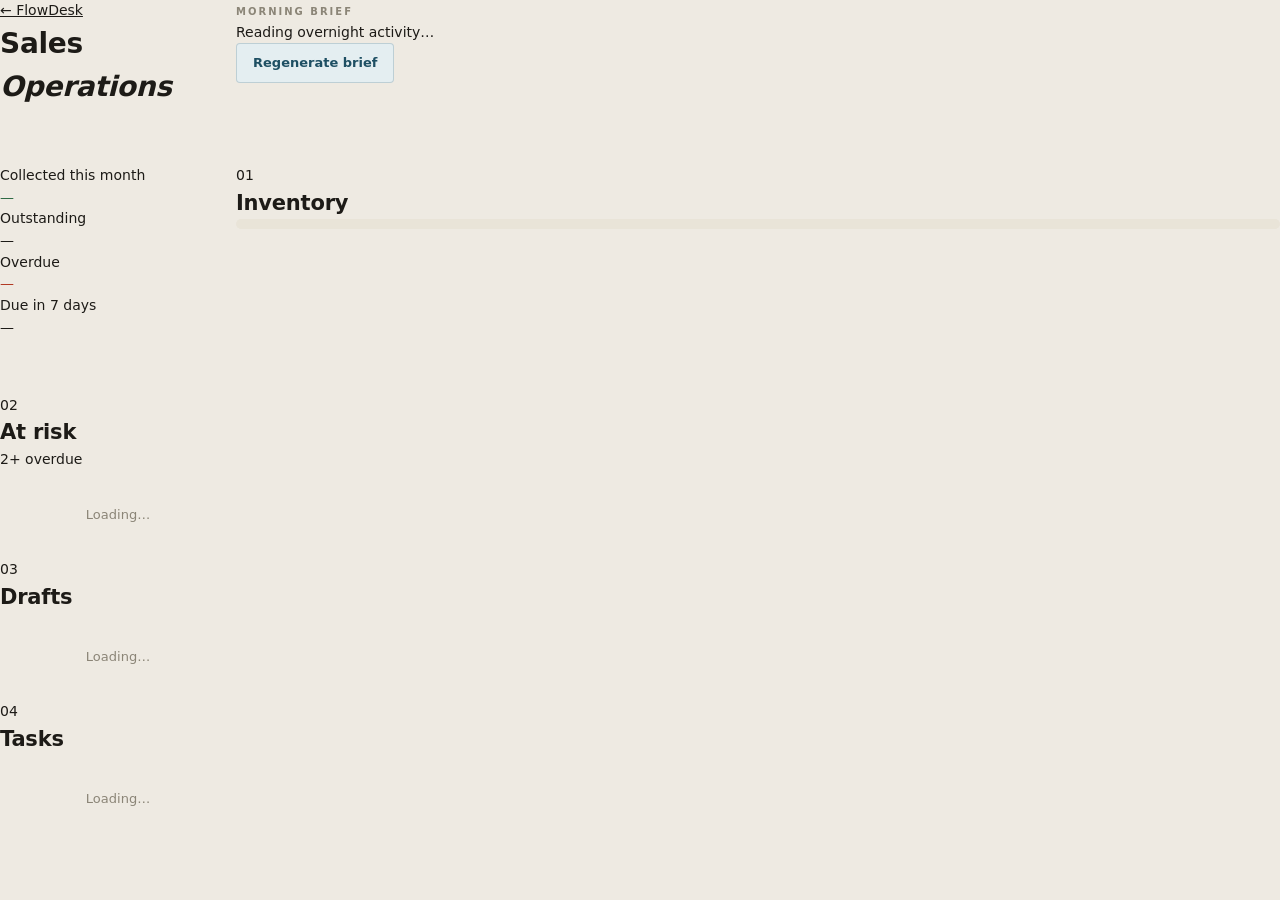
<file: realestate.html>
<!DOCTYPE html>
<html lang="en">
<head>
  <meta charset="UTF-8">
  <!-- maximum-scale=1 matches the iOS zoom fix used on the other entry points -->
  <meta name="viewport" content="width=device-width, initial-scale=1.0, maximum-scale=1">
  <meta name="color-scheme" content="light dark">
  <title>Sales Operations — Real Estate</title>

  <link rel="preconnect" href="https://fonts.googleapis.com">
  <link rel="preconnect" href="https://fonts.gstatic.com" crossorigin>
  <link href="https://fonts.googleapis.com/css2?family=Fraunces:ital,opsz,wght@0,9..144,400;0,9..144,600;1,9..144,400&family=Archivo:wght@400;500;600;700&family=IBM+Plex+Mono:wght@400;500;600&display=swap" rel="stylesheet">
  <link rel="stylesheet" href="./realestate.css">
</head>
<body>
<div class="shell">

  <header class="masthead">
    <div class="masthead-top">
      <a class="back-link" href="./index.html">← FlowDesk</a>
      <div class="dateline" id="dateline"></div>
    </div>
    <h1 class="wordmark">Sales <em>Operations</em></h1>
    <div class="masthead-rules"></div>
  </header>

  <div class="notice" id="error-notice" hidden></div>

  <!-- THE BRIEF — the reason someone opens this page at 7am -->
  <section class="dispatch reveal" style="--i:0">
    <div class="dispatch-head">
      <span class="eyebrow">Morning Brief</span>
      <span class="dispatch-meta" id="brief-meta"></span>
    </div>
    <p class="dispatch-body is-muted" id="brief-summary">Reading overnight activity…</p>
    <div class="risk-row" id="brief-risks"></div>
    <div class="dispatch-actions">
      <button class="btn brass" id="btn-refresh-brief">Regenerate brief</button>
      <span class="dispatch-meta" id="brief-status"></span>
    </div>
  </section>

  <!-- LEDGER -->
  <section class="ledger reveal" style="--i:1">
    <div class="ledger-cell">
      <div class="ledger-label">Collected this month</div>
      <div class="ledger-value moss" id="kpi-collected">—</div>
    </div>
    <div class="ledger-cell">
      <div class="ledger-label">Outstanding</div>
      <div class="ledger-value" id="kpi-outstanding">—</div>
    </div>
    <div class="ledger-cell">
      <div class="ledger-label">Overdue</div>
      <div class="ledger-value clay" id="kpi-overdue">—</div>
      <div class="ledger-sub" id="kpi-overdue-count"></div>
    </div>
    <div class="ledger-cell">
      <div class="ledger-label">Due in 7 days</div>
      <div class="ledger-value" id="kpi-due7">—</div>
    </div>
  </section>

  <!-- INVENTORY -->
  <section class="inventory reveal" style="--i:2">
    <div class="section-head">
      <span class="section-num">01</span>
      <h2 class="section-title">Inventory</h2>
      <span class="section-rule"></span>
      <span class="section-hint" id="units-total"></span>
    </div>
    <div class="units-bar" id="units-bar"></div>
    <div class="units-legend" id="units-legend"></div>
  </section>

  <div class="columns">
    <div>
      <!-- AT-RISK — the day's actual work -->
      <section class="section reveal" style="--i:3">
        <div class="section-head">
          <span class="section-num">02</span>
          <h2 class="section-title">At risk</h2>
          <span class="section-rule"></span>
          <span class="section-hint">2+ overdue</span>
        </div>
        <div id="at-risk-list"><div class="empty">Loading…</div></div>
      </section>
    </div>

    <div>
      <!-- DRAFTED FOLLOW-UPS -->
      <section class="section reveal" style="--i:4">
        <div class="section-head">
          <span class="section-num">03</span>
          <h2 class="section-title">Drafts</h2>
          <span class="section-rule"></span>
        </div>
        <div id="followups-list"><div class="empty">Loading…</div></div>
      </section>

      <!-- TASKS -->
      <section class="section reveal" style="--i:5">
        <div class="section-head">
          <span class="section-num">04</span>
          <h2 class="section-title">Tasks</h2>
          <span class="section-rule"></span>
          <span class="section-hint" id="tasks-ai-count"></span>
        </div>
        <div id="tasks-list"><div class="empty">Loading…</div></div>
      </section>
    </div>
  </div>

</div>

<script src="./realestate.js"></script>
</body>
</html>
</file>
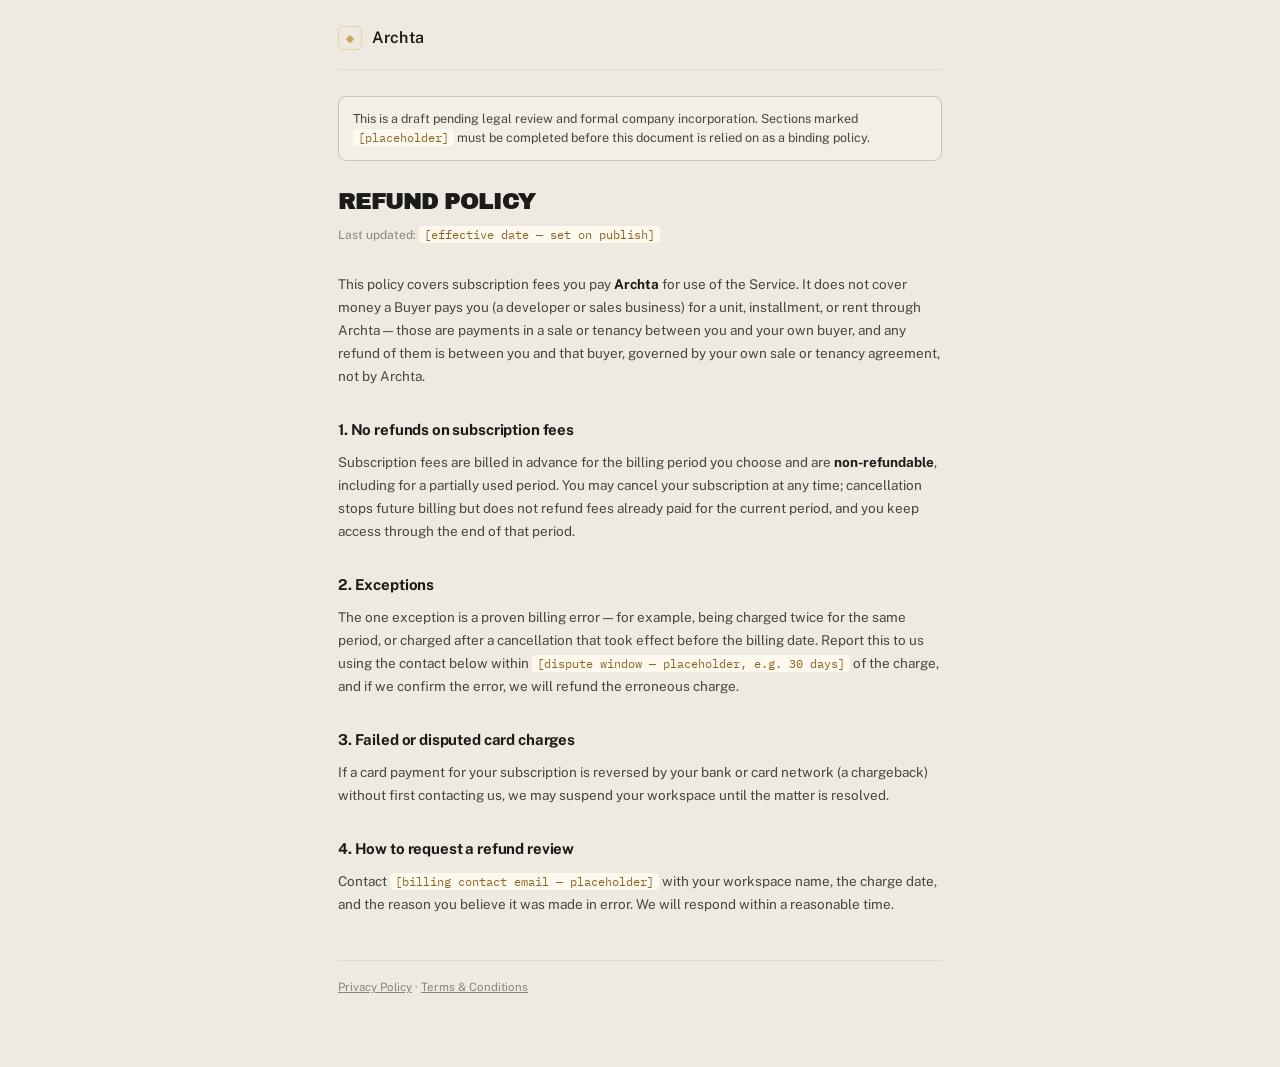
<file: refund-policy.html>
<!DOCTYPE html>
<html lang="en">
<head>
  <meta charset="UTF-8">
  <meta name="viewport" content="width=device-width, initial-scale=1.0">
  <meta name="color-scheme" content="light">
  <meta name="robots" content="noindex, follow">
  <title>Refund Policy — Archta</title>
  <link rel="icon" href="data:image/svg+xml,%3Csvg xmlns='http://www.w3.org/2000/svg' viewBox='0 0 32 32'%3E%3Crect width='32' height='32' rx='7' fill='%231E4F63'/%3E%3Cpath d='M16 7l7 9-7 9-7-9z' fill='%23c9a45c'/%3E%3C/svg%3E">
  <link rel="preconnect" href="https://fonts.googleapis.com">
  <link rel="preconnect" href="https://fonts.gstatic.com" crossorigin>
  <link href="https://fonts.googleapis.com/css2?family=Public+Sans:wght@400;500;600;700&family=Archivo+Black&family=IBM+Plex+Mono:wght@400;500&display=swap" rel="stylesheet">
  <link rel="stylesheet" href="./realestate.css">
</head>
<body class="portal-body">
<div class="portal-wrap">
  <header class="portal-header">
    <span class="portal-mark">◆</span>
    <span class="portal-brand">Archta</span>
  </header>

  <div class="legal-page">
    <div class="legal-notice">This is a draft pending legal review and formal company incorporation. Sections
      marked <span class="legal-placeholder">[placeholder]</span> must be completed before this document is
      relied on as a binding policy.</div>

    <h1>Refund Policy</h1>
    <p class="legal-updated">Last updated: <span class="legal-placeholder">[effective date — set on publish]</span></p>

    <p>This policy covers subscription fees you pay <strong>Archta</strong> for use of the Service. It does not
      cover money a Buyer pays you (a developer or sales business) for a unit, installment, or rent through
      Archta — those are payments in a sale or tenancy between you and your own buyer, and any refund of them is
      between you and that buyer, governed by your own sale or tenancy agreement, not by Archta.</p>

    <h2>1. No refunds on subscription fees</h2>
    <p>Subscription fees are billed in advance for the billing period you choose and are
      <strong>non-refundable</strong>, including for a partially used period. You may cancel your subscription
      at any time; cancellation stops future billing but does not refund fees already paid for the current
      period, and you keep access through the end of that period.</p>

    <h2>2. Exceptions</h2>
    <p>The one exception is a proven billing error — for example, being charged twice for the same period, or
      charged after a cancellation that took effect before the billing date. Report this to us using the contact
      below within <span class="legal-placeholder">[dispute window — placeholder, e.g. 30 days]</span> of the
      charge, and if we confirm the error, we will refund the erroneous charge.</p>

    <h2>3. Failed or disputed card charges</h2>
    <p>If a card payment for your subscription is reversed by your bank or card network (a chargeback) without
      first contacting us, we may suspend your workspace until the matter is resolved.</p>

    <h2>4. How to request a refund review</h2>
    <p>Contact <span class="legal-placeholder">[billing contact email — placeholder]</span> with your workspace
      name, the charge date, and the reason you believe it was made in error. We will respond within a reasonable
      time.</p>
  </div>

  <footer class="portal-footer">
    <a href="/privacy.html">Privacy Policy</a> · <a href="/terms.html">Terms &amp; Conditions</a>
  </footer>
</div>
</body>
</html>
</file>
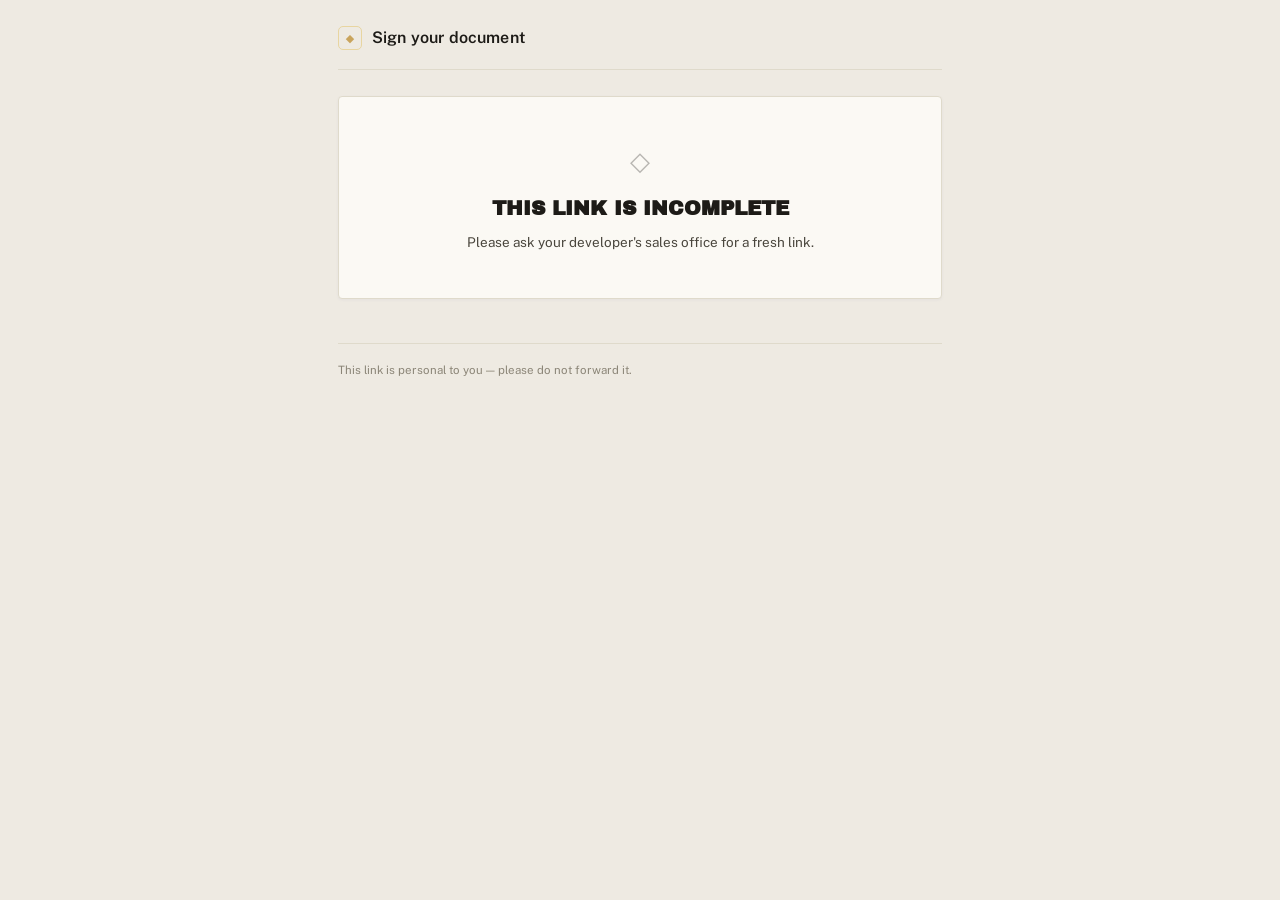
<file: sign.html>
<!DOCTYPE html>
<html lang="en">
<head>
  <meta charset="UTF-8">
  <meta name="viewport" content="width=device-width, initial-scale=1.0">
  <meta name="color-scheme" content="light">
  <meta name="theme-color" content="#1E4F63">
  <!-- A personal link, same reasoning as portal.html. -->
  <meta name="robots" content="noindex, nofollow">
  <meta name="referrer" content="no-referrer">
  <title>Sign your document</title>
  <link rel="icon" href="data:image/svg+xml,%3Csvg xmlns='http://www.w3.org/2000/svg' viewBox='0 0 32 32'%3E%3Crect width='32' height='32' rx='7' fill='%231E4F63'/%3E%3Cpath d='M16 7l7 9-7 9-7-9z' fill='%23c9a45c'/%3E%3C/svg%3E">
  <link rel="apple-touch-icon" href="./apple-touch-icon.png">

  <!-- Same three faces as index.html/portal.html — see portal.html's own
       comment on why. -->
  <link rel="preconnect" href="https://fonts.googleapis.com">
  <link rel="preconnect" href="https://fonts.gstatic.com" crossorigin>
  <link href="https://fonts.googleapis.com/css2?family=Public+Sans:wght@400;500;600;700&family=Archivo+Black&family=IBM+Plex+Mono:wght@400;500&display=swap" rel="stylesheet">
  <link rel="stylesheet" href="./realestate.css">

  <script src="./config.js"></script>
</head>

<!-- ══ SECTION 8 — e-signature ═════════════════════════════════════════════
     The buyer's other standalone page, alongside portal.html: one document,
     read it, sign it, done. The token arrives in the URL fragment for the
     same reason portal.js's does — never sent to a server, never in an
     access log or a Referer header. -->
<body class="portal-body">

<div class="portal-wrap">

  <header class="portal-header">
    <span class="portal-mark">◆</span>
    <span class="portal-brand">Sign your document</span>
  </header>

  <div id="sign-view">
    <div class="skeleton portal-skeleton-title"></div>
    <div class="skeleton portal-skeleton-line-1"></div>
    <div class="skeleton portal-skeleton-line-2"></div>
  </div>

  <footer class="portal-footer">This link is personal to you — please do not forward it.</footer>
</div>

<div class="toasts" id="toasts"></div>

<script src="./sign.js"></script>
</body>
</html>
</file>
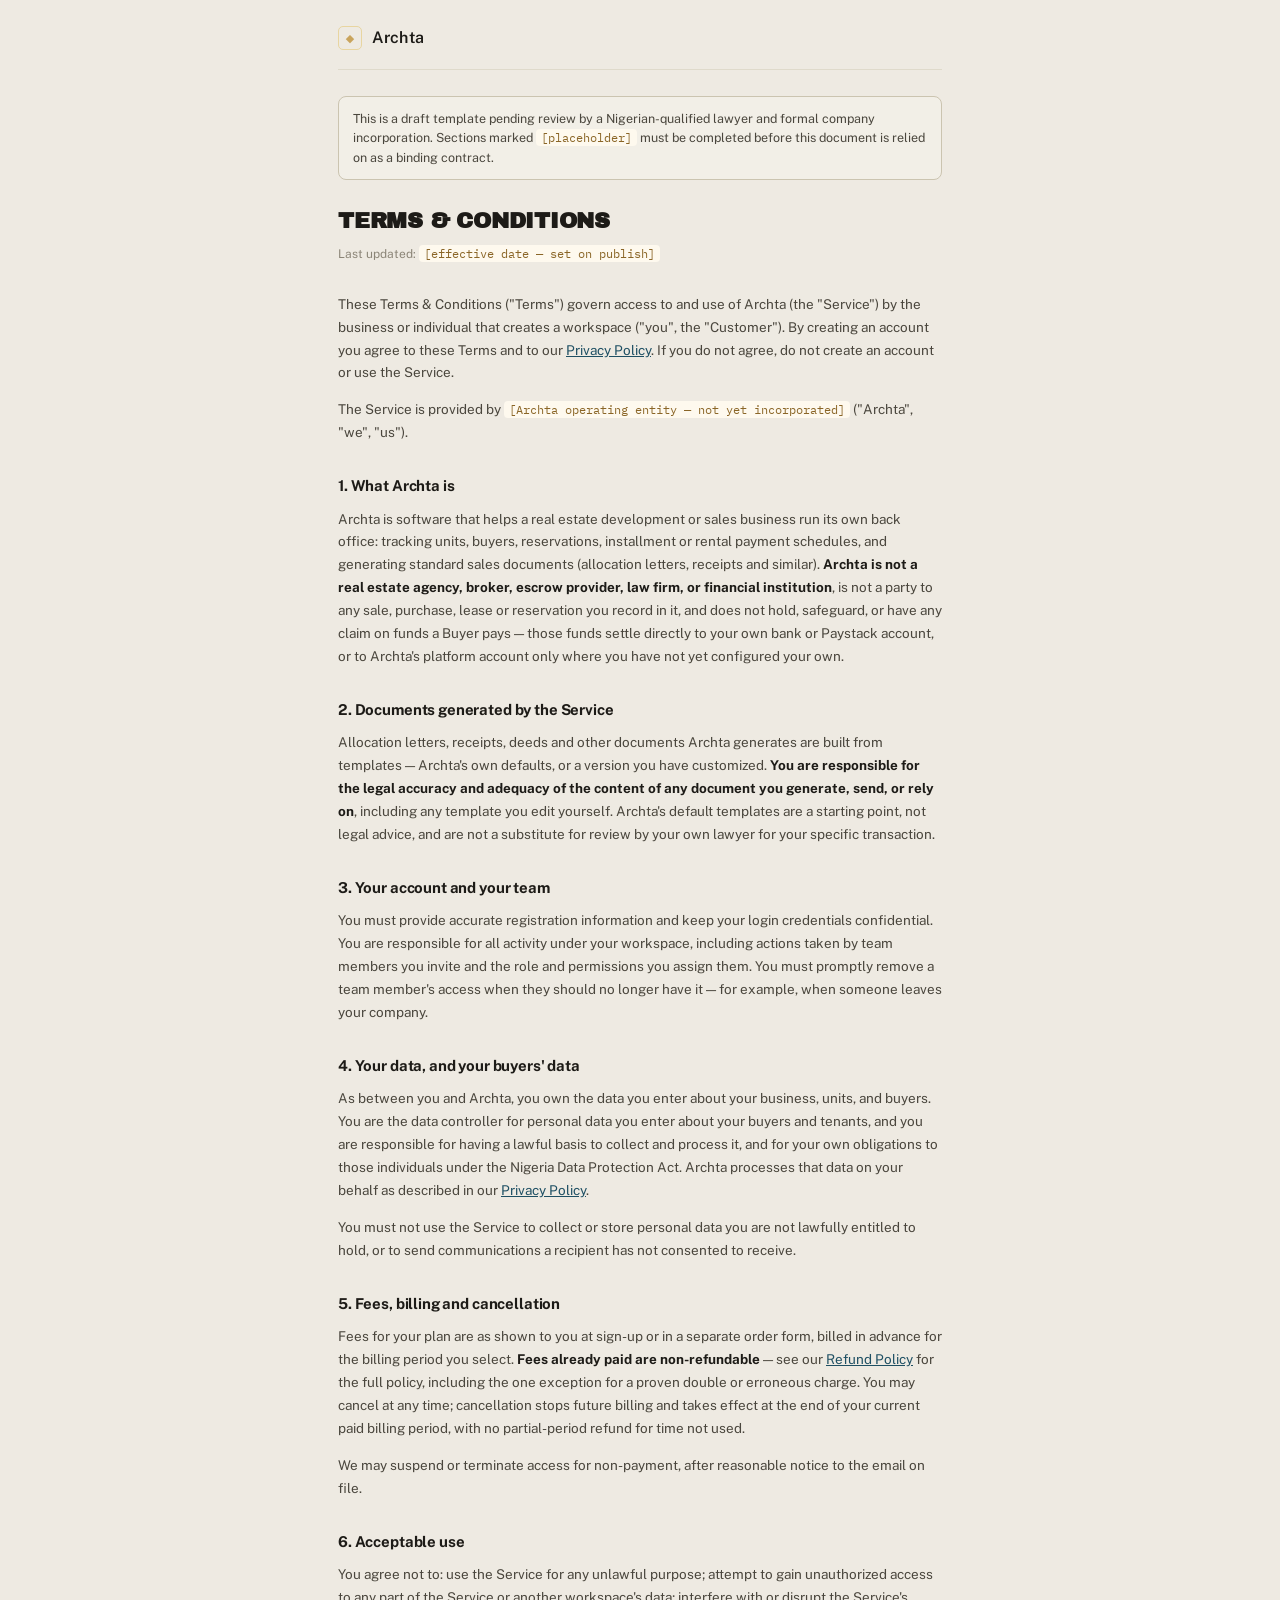
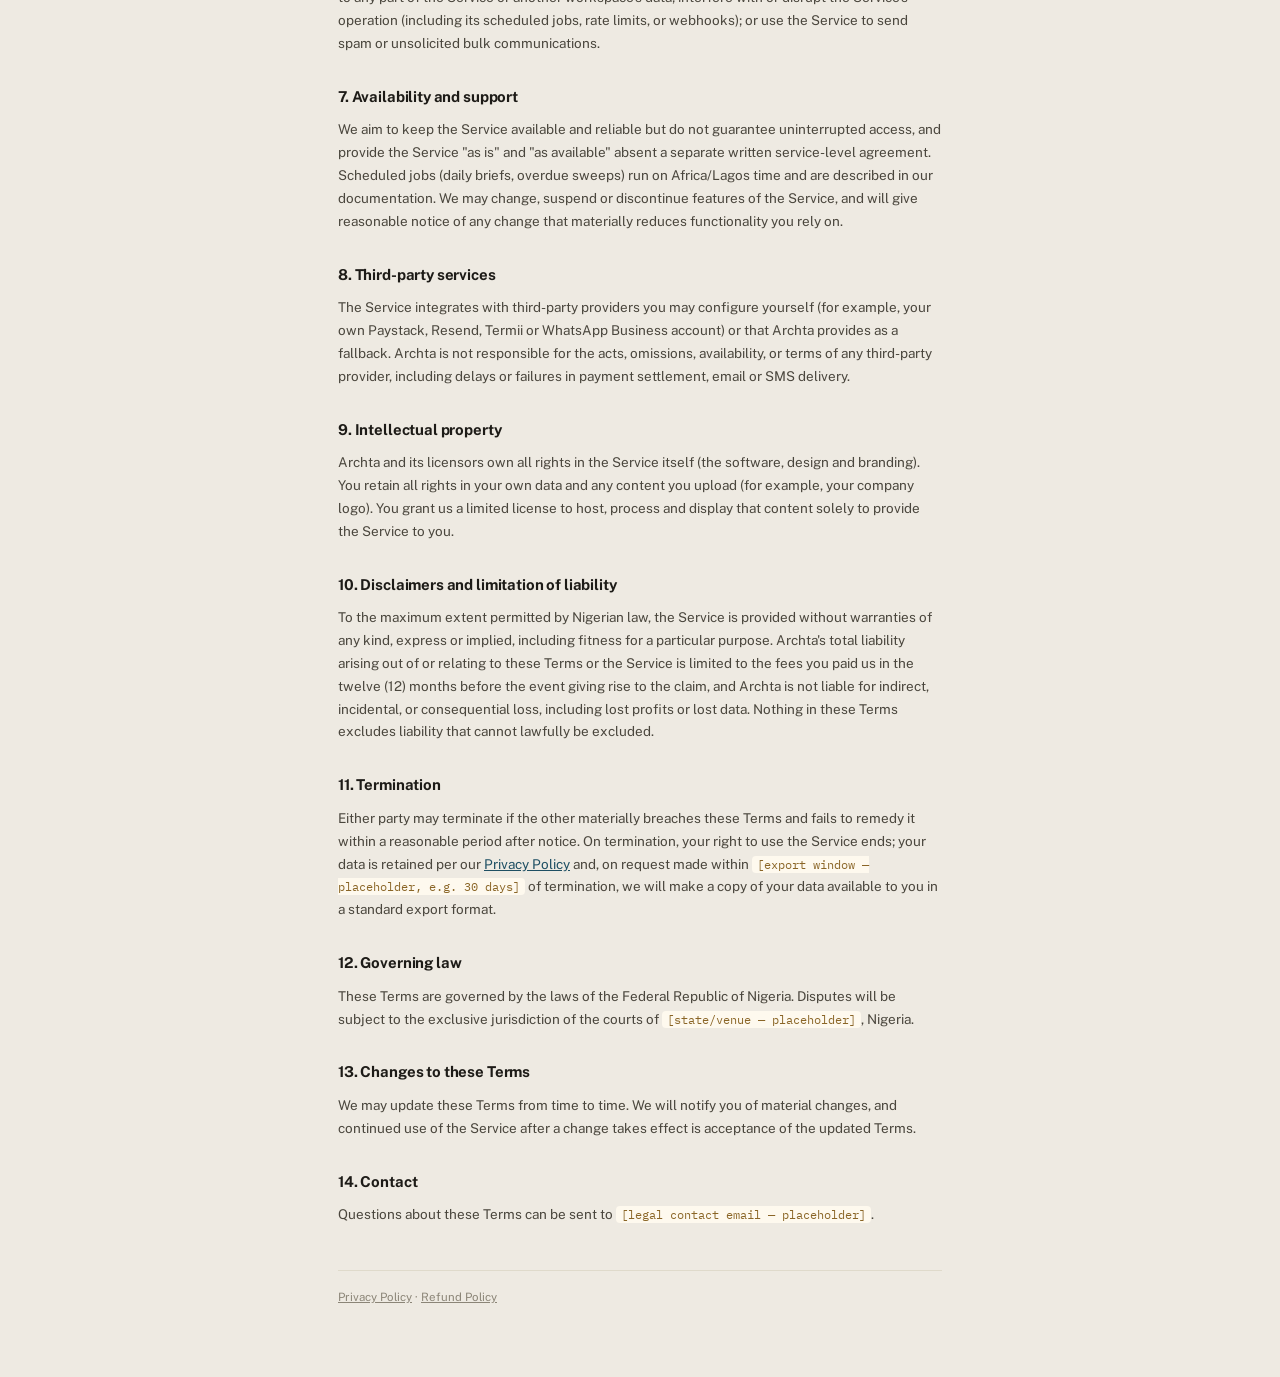
<file: terms.html>
<!DOCTYPE html>
<html lang="en">
<head>
  <meta charset="UTF-8">
  <meta name="viewport" content="width=device-width, initial-scale=1.0">
  <meta name="color-scheme" content="light">
  <meta name="robots" content="noindex, follow">
  <title>Terms &amp; Conditions — Archta</title>
  <link rel="icon" href="data:image/svg+xml,%3Csvg xmlns='http://www.w3.org/2000/svg' viewBox='0 0 32 32'%3E%3Crect width='32' height='32' rx='7' fill='%231E4F63'/%3E%3Cpath d='M16 7l7 9-7 9-7-9z' fill='%23c9a45c'/%3E%3C/svg%3E">
  <link rel="preconnect" href="https://fonts.googleapis.com">
  <link rel="preconnect" href="https://fonts.gstatic.com" crossorigin>
  <link href="https://fonts.googleapis.com/css2?family=Public+Sans:wght@400;500;600;700&family=Archivo+Black&family=IBM+Plex+Mono:wght@400;500&display=swap" rel="stylesheet">
  <link rel="stylesheet" href="./realestate.css">
</head>
<body class="portal-body">
<div class="portal-wrap">
  <header class="portal-header">
    <span class="portal-mark">◆</span>
    <span class="portal-brand">Archta</span>
  </header>

  <div class="legal-page">
    <div class="legal-notice">This is a draft template pending review by a Nigerian-qualified lawyer and formal
      company incorporation. Sections marked <span class="legal-placeholder">[placeholder]</span> must be
      completed before this document is relied on as a binding contract.</div>

    <h1>Terms &amp; Conditions</h1>
    <p class="legal-updated">Last updated: <span class="legal-placeholder">[effective date — set on publish]</span></p>

    <p>These Terms &amp; Conditions ("Terms") govern access to and use of Archta (the "Service") by the business
      or individual that creates a workspace ("you", the "Customer"). By creating an account you agree to these
      Terms and to our <a href="/privacy.html">Privacy Policy</a>. If you do not agree, do not create an account
      or use the Service.</p>

    <p>The Service is provided by <span class="legal-placeholder">[Archta operating entity — not yet
      incorporated]</span> ("Archta", "we", "us").</p>

    <h2>1. What Archta is</h2>
    <p>Archta is software that helps a real estate development or sales business run its own back office:
      tracking units, buyers, reservations, installment or rental payment schedules, and generating standard
      sales documents (allocation letters, receipts and similar). <strong>Archta is not a real estate agency,
      broker, escrow provider, law firm, or financial institution</strong>, is not a party to any sale, purchase,
      lease or reservation you record in it, and does not hold, safeguard, or have any claim on funds a Buyer
      pays — those funds settle directly to your own bank or Paystack account, or to Archta's platform account
      only where you have not yet configured your own.</p>

    <h2>2. Documents generated by the Service</h2>
    <p>Allocation letters, receipts, deeds and other documents Archta generates are built from templates —
      Archta's own defaults, or a version you have customized. <strong>You are responsible for the legal accuracy
      and adequacy of the content of any document you generate, send, or rely on</strong>, including any template
      you edit yourself. Archta's default templates are a starting point, not legal advice, and are not a
      substitute for review by your own lawyer for your specific transaction.</p>

    <h2>3. Your account and your team</h2>
    <p>You must provide accurate registration information and keep your login credentials confidential. You are
      responsible for all activity under your workspace, including actions taken by team members you invite and
      the role and permissions you assign them. You must promptly remove a team member's access when they should
      no longer have it — for example, when someone leaves your company.</p>

    <h2>4. Your data, and your buyers' data</h2>
    <p>As between you and Archta, you own the data you enter about your business, units, and buyers. You are the
      data controller for personal data you enter about your buyers and tenants, and you are responsible for
      having a lawful basis to collect and process it, and for your own obligations to those individuals under
      the Nigeria Data Protection Act. Archta processes that data on your behalf as described in our
      <a href="/privacy.html">Privacy Policy</a>.</p>
    <p>You must not use the Service to collect or store personal data you are not lawfully entitled to hold, or
      to send communications a recipient has not consented to receive.</p>

    <h2>5. Fees, billing and cancellation</h2>
    <p>Fees for your plan are as shown to you at sign-up or in a separate order form, billed in advance for the
      billing period you select. <strong>Fees already paid are non-refundable</strong> — see our
      <a href="/refund-policy.html">Refund Policy</a> for the full policy, including the one exception for a
      proven double or erroneous charge. You may cancel at any time; cancellation stops future billing and takes
      effect at the end of your current paid billing period, with no partial-period refund for time not used.</p>
    <p>We may suspend or terminate access for non-payment, after reasonable notice to the email on file.</p>

    <h2>6. Acceptable use</h2>
    <p>You agree not to: use the Service for any unlawful purpose; attempt to gain unauthorized access to any
      part of the Service or another workspace's data; interfere with or disrupt the Service's operation
      (including its scheduled jobs, rate limits, or webhooks); or use the Service to send spam or unsolicited
      bulk communications.</p>

    <h2>7. Availability and support</h2>
    <p>We aim to keep the Service available and reliable but do not guarantee uninterrupted access, and provide
      the Service "as is" and "as available" absent a separate written service-level agreement. Scheduled jobs
      (daily briefs, overdue sweeps) run on Africa/Lagos time and are described in our documentation. We may
      change, suspend or discontinue features of the Service, and will give reasonable notice of any change that
      materially reduces functionality you rely on.</p>

    <h2>8. Third-party services</h2>
    <p>The Service integrates with third-party providers you may configure yourself (for example, your own
      Paystack, Resend, Termii or WhatsApp Business account) or that Archta provides as a fallback. Archta is not
      responsible for the acts, omissions, availability, or terms of any third-party provider, including delays
      or failures in payment settlement, email or SMS delivery.</p>

    <h2>9. Intellectual property</h2>
    <p>Archta and its licensors own all rights in the Service itself (the software, design and branding). You
      retain all rights in your own data and any content you upload (for example, your company logo). You grant
      us a limited license to host, process and display that content solely to provide the Service to you.</p>

    <h2>10. Disclaimers and limitation of liability</h2>
    <p>To the maximum extent permitted by Nigerian law, the Service is provided without warranties of any kind,
      express or implied, including fitness for a particular purpose. Archta's total liability arising out of or
      relating to these Terms or the Service is limited to the fees you paid us in the twelve (12) months before
      the event giving rise to the claim, and Archta is not liable for indirect, incidental, or consequential
      loss, including lost profits or lost data. Nothing in these Terms excludes liability that cannot lawfully
      be excluded.</p>

    <h2>11. Termination</h2>
    <p>Either party may terminate if the other materially breaches these Terms and fails to remedy it within a
      reasonable period after notice. On termination, your right to use the Service ends; your data is retained
      per our <a href="/privacy.html">Privacy Policy</a> and, on request made within
      <span class="legal-placeholder">[export window — placeholder, e.g. 30 days]</span> of termination, we will
      make a copy of your data available to you in a standard export format.</p>

    <h2>12. Governing law</h2>
    <p>These Terms are governed by the laws of the Federal Republic of Nigeria. Disputes will be subject to the
      exclusive jurisdiction of the courts of <span class="legal-placeholder">[state/venue — placeholder]</span>,
      Nigeria.</p>

    <h2>13. Changes to these Terms</h2>
    <p>We may update these Terms from time to time. We will notify you of material changes, and continued use of
      the Service after a change takes effect is acceptance of the updated Terms.</p>

    <h2>14. Contact</h2>
    <p>Questions about these Terms can be sent to <span class="legal-placeholder">[legal contact email —
      placeholder]</span>.</p>
  </div>

  <footer class="portal-footer">
    <a href="/privacy.html">Privacy Policy</a> · <a href="/refund-policy.html">Refund Policy</a>
  </footer>
</div>
</body>
</html>
</file>
<file: realestate.css>
/* ══════════════════════════════════════════════════════════════════════════
   ARCHTA — Real Estate Intelligence
   "Site Register." Built from the instruments of the trade this product
   actually runs on — a surveyor's benchmark, a permit stamp, a register
   book — instead of the generic indigo-SaaS palette every AI-generated
   dashboard reaches for this year. Third pass on this file: the first was
   black+gold, the second was light indigo (clean, but forgettable — see
   this file's own git history for the honest verdict), this one keeps the
   working structure of the second while replacing the two things that
   actually made it forgettable: the accent itself, and the typeface.

   THE IDEA
   Warm limestone paper, white cards, one deep cyanotype-blueprint teal
   (#1E4F63) carrying every primary action, link and "selected" state —
   the same JOB indigo did, drawn from architectural drafting instead of
   picked as "a nice blue". Gold is restored as the one rare signature,
   carried over from every earlier version of this product because it is
   the detail that already proved it works: the ◆ mark, and the Morning
   Brief's stamp. Nowhere else.

     blueprint   the one working accent — every button, every link, "selected"
     gold        rare on purpose — the mark, and the brief's stamp. Nothing else.
     moss        money in / positive outcomes
     warn        needs attention, not yet urgent
     danger      overdue / broken / failed
     dim         everything that is merely true

   WHAT IS DELIBERATELY ABSENT
   No glassmorphism, no gradient-on-gradient, no neon, no rounded-lg-
   everywhere. Hairline borders and small radii do the structural work a
   drop shadow would elsewhere — closer to a drawing on a table than a
   floating SaaS card.

   STRUCTURE
     1. Tokens          8. Tables
     2. Reset + type    9. Forms + buttons
     3. Auth gate      10. Badges, chips, tags
     4. App shell      11. Modal + drawer
     5. Sidebar        12. Toast
     6. Topbar         13. Dashboard-specific
     7. Cards + stats  14. Utilities + motion + responsive
   ══════════════════════════════════════════════════════════════════════════ */

/* ── 1. Tokens ─────────────────────────────────────────────────────────── */
:root {
  /* Surfaces, lightest first. Warm limestone, not cream — deliberately not
     the "warm cream + serif" combination that has become its own cliché. */
  --bg:        #EEEAE2;
  --bg-2:      #E7E2D8;
  --bg-3:      #DFDACD;
  --panel:     #FBF9F4;
  --panel-2:   #F2EFE7;
  --panel-3:   #E9E4D8;

  --line:        #DFDACB;
  --line-strong: #CBC4B0;
  --line-gold:   #E8D5A0;

  --text:       #1D1B17;
  --text-dim:   #4A463D;
  --text-faint: #8B8577;

  /* Gold survives as exactly two things: the ◆ mark, and the brief card's
     stamp. Never a background wash, never a general "pending" colour — see
     badges below, which now lean on warn/moss/danger/accent for that. */
  --gold:      #C9A45C;
  --gold-deep: #8A6526;
  --gold-soft: #FEF9EE;

  /* The one working accent, replacing indigo. Deep, desaturated cyanotype
     teal — drafting-table blue, not a SaaS blue. */
  --accent:       #1E4F63;
  --accent-2:     #163B4B;
  --accent-soft:  #E4EEF1;
  --accent-faint: #EFF5F6;

  /* The one surface that stays dark — the sidebar and the gate's brand
     panel, matched to sup.png's own deep navy so the login page and the
     app shell read as one product rather than two different dark blues. */
  --sidebar-bg:          #0B1F2E;
  --sidebar-line:        rgba(255, 255, 255, 0.08);
  --sidebar-text:        rgba(255, 255, 255, 0.58);
  --sidebar-text-active: #FFFFFF;
  --sidebar-active-bg:   #1A4A63;

  --danger:      #B23A24;
  --danger-soft: #F7E9E4;
  --moss:        #2F6B45;
  --moss-soft:   #E7F1E5;
  --warn:        #96631C;
  --warn-soft:   #F5EDD9;

  --ink-inv: #FFFFFF;

  /* Three faces, each with one job. --display (Archivo Black) is used
     sparingly — headline moments only (the greeting, page titles, the
     gate), never body text. --sans (Public Sans) is everything else —
     built for government records systems, the same job this product does
     for a developer's paper trail, and about as far from Inter's
     ubiquity as a legible UI face gets. --mono (IBM Plex Mono) is
     unchanged from every earlier version — it was already right. */
  --display: 'Archivo Black', 'Arial Black', sans-serif;
  --serif: 'Archivo Black', 'Arial Black', sans-serif;
  --sans:  'Public Sans', -apple-system, BlinkMacSystemFont, 'Segoe UI', system-ui, sans-serif;
  --mono:  'IBM Plex Mono', ui-monospace, 'SF Mono', Menlo, monospace;

  --sidebar-w: 236px;
  --topbar-h: 60px;
  /* Smaller, more architectural radii than a default SaaS "rounded-lg" —
     closer to a stamped permit tag than a soft app icon. */
  --radius: 4px;
  --radius-sm: 3px;

  /* A white-surfaced product still needs real shadows for anything that
     floats — there is no lighter surface to fall back on the way a dark
     theme uses a raised panel. Indigo-tinted rather than pure black, so a
     modal's shadow reads as part of the same palette instead of a generic
     drop-shadow. */
  --lift: 0 20px 60px rgba(30, 27, 75, 0.18);
  --lift-sm: 0 4px 12px rgba(0, 0, 0, 0.15);

  /* Design item 7 — one easing curve for every transition in the app,
     used already (var(--ease) appears throughout this file); the value
     itself changed here so every one of those existing uses picks up the
     new curve for free, rather than a second token being introduced
     alongside the old one. */
  --ease: cubic-bezier(0.4, 0, 0.2, 1);
}

/* ── 2. Reset + type ───────────────────────────────────────────────────── */
*, *::before, *::after { box-sizing: border-box; }

/* ── THE hidden ATTRIBUTE MUST WIN ─────────────────────────────────────────
   This is not boilerplate. The browser hides [hidden] elements through its own
   stylesheet, and ANY author `display` declaration beats a UA one — specificity
   does not even come into it. So `.gate { display: grid }` on
   `<main class="gate" hidden>` left the element fully visible.

   The symptom was the sign-in page and the whole app shell rendering stacked in
   one 200vh scrolling document, which is what "the login page sitting just
   above the dashboard" was. `#alt-login` (display:flex) and `#gate-tabs`
   (display:flex) were quietly broken the same way.

   Every element this app shows and hides uses the attribute, so this one rule
   is load-bearing. Do not remove it, and do not give a hideable element a
   `display` value expecting `hidden` to override it. */
[hidden] { display: none !important; }

html { -webkit-text-size-adjust: 100%; }

body {
  margin: 0;
  background: var(--bg);
  color: var(--text);
  font-family: var(--sans);
  font-size: 14px;
  line-height: 1.55;
  -webkit-font-smoothing: antialiased;
  -moz-osx-font-smoothing: grayscale;
}

h1, h2, h3, h4 { margin: 0; font-weight: 600; letter-spacing: -0.01em; }
p { margin: 0; }
a { color: inherit; }

button, input, select, textarea { font: inherit; color: inherit; }
button { cursor: pointer; background: none; border: none; padding: 0; }

::selection { background: var(--accent); color: #fff; }

:focus-visible {
  outline: 2px solid var(--accent);
  outline-offset: 2px;
  border-radius: 3px;
}

/* Scrollbars, so a light app does not get a jarring OS-default grey gutter. */
* { scrollbar-width: thin; scrollbar-color: var(--line-strong) var(--panel-2); }
*::-webkit-scrollbar { width: 10px; height: 10px; }
*::-webkit-scrollbar-track { background: var(--panel-2); }
*::-webkit-scrollbar-thumb { background: var(--line-strong); border-radius: 6px; }
*::-webkit-scrollbar-thumb:hover { background: var(--text-faint); }

/* Money. Tabular figures so a column of Naira lines up on the comma —
   the single most important typographic decision in the product. IBM Plex
   Mono stays exactly where it was; nothing about this token changed. */
.mono, .money {
  font-family: var(--mono);
  font-variant-numeric: tabular-nums;
  letter-spacing: -0.02em;
}

.eyebrow {
  font-size: 10px;
  letter-spacing: 0.2em;
  text-transform: uppercase;
  color: var(--text-faint);
  font-weight: 600;
}

/* --serif is Archivo Black now (a single 900-weight cut, no lighter weight
   shipped) — used by portal.js/sign.js's own empty-state titles and
   greeting headline via this class. font-weight:900, not 400: the old
   value was correct for Fraunces (a variable serif) and is exactly wrong
   here, since a browser asked for a weight the loaded face doesn't have
   either falls back out of the font stack or fakes a synthetic thin cut. */
.serif { font-family: var(--serif); text-transform: uppercase; font-weight: 900; }

/* ── 3. Auth gate ──────────────────────────────────────────────────────── */
.gate {
  min-height: 100vh;
  min-height: 100dvh;
  display: grid;
  grid-template-columns: 1.15fr 0.85fr;
  background: var(--bg);
}

/* THIRD rebuild of this panel. The first two hand-built the blueprint
   composition (guides, mark, coordinates, compasses, floor plan, scale
   bar, headline) as individually-positioned CSS/SVG pieces, chasing a
   reference image element-by-element across several rounds. sup.png is
   that composition already finished — headline and blurb baked into the
   pixels — so the panel is now just that one image, full-bleed. Nothing
   here is recreated in CSS or SVG.

   background-size:cover: sup.png was re-exported at 1351x1164 (~1.16:1)
   specifically to match this panel's own on-screen ratio — .gate gives
   this section 1.15 of 2fr, and with height pinned to the full viewport
   that ratio is roughly (0.575 * window width) : window height, which
   runs ~0.92:1 at 16:10 down to ~1.15-1.2:1 on a shorter/wider window.
   The original 1141x1379 (0.83:1, portrait) was badly mismatched against
   that — cover cropped the top and bottom (the "logo/scale-bar cut off"
   failure the very first hand-built version of this panel also had),
   contain left visible letterbox bars on the sides instead. The
   re-exported ratio sits close enough to the panel's real range that
   cover now fills edge-to-edge with only a sliver of crop at the extremes.
   var(--sidebar-bg) shows behind the image if it fails to load.

   position:sticky + an explicit height, not the grid's default stretch:
   .gate is a single-row grid, so with no height set here this column
   would stretch to match whatever height its sibling needs — and Create
   account (4 fields) or the 2FA/reset forms run taller than one viewport
   where Sign in (2 fields) does not. A taller box forced cover to zoom in
   further to still cover it, which is what made the image visibly "grow"
   switching tabs even though nothing about the image itself changed.
   Pinning height to one viewport keeps the cover math — and so the
   image's crop/zoom — identical no matter how tall the form beside it
   gets; sticky is what lets the panel stay in view, at that same fixed
   size, while a taller form scrolls past it rather than stretching it. */
.gate-brand {
  background: var(--sidebar-bg) url('./sup.png') center / cover no-repeat;
  position: sticky;
  top: 0;
  height: 100vh;
  height: 100dvh;
}

/* Three statements about behaviour, replacing what used to be three numbers
   pretending to be live metrics. Prose, because each one needs a clause to
   mean anything. */
.gate-points {
  list-style: none;
  margin: 34px 0 0;
  padding: 26px 0 0;
  border-top: 1px solid rgba(255, 255, 255, 0.12);
  display: flex;
  flex-direction: column;
  gap: 13px;
  max-width: 46ch;
}

.gate-points li {
  position: relative;
  padding-left: 20px;
  font-size: 13.5px;
  line-height: 1.55;
  color: rgba(255, 255, 255, 0.55);
}

/* A plain dot, not a gold diamond — the ◆ mark stays the one place that
   glyph and that colour appear together. */
.gate-points li::before {
  content: '•';
  position: absolute;
  left: 0;
  top: 0;
  color: rgba(255, 255, 255, 0.7);
  font-size: 13px;
  line-height: 1.6;
}

.gate-points b { color: rgba(255, 255, 255, 0.85); font-weight: 600; }

/* Desktop hides this: the full brand panel is already on the left, and two
   wordmarks on one screen is a mistake. It exists for the mobile breakpoint,
   where that panel is gone — so unlike .gate-brand above, this one sits on
   the WHITE form side, and reads accordingly: indigo text, gold mark. */
.gate-card-brand { display: none; }

.gate-form-wrap {
  position: relative;
  display: flex;
  flex-direction: column;
  align-items: center;
  padding: 40px 28px 24px;
  background: var(--panel);
}

/* Item 13 — no longer a stamp. A plain right-aligned text block: no box,
   no border, no background, no rotation, no SVG icon, just the title-block
   wording a real drawing carries in its corner. The spec names
   var(--ink)/var(--ink-faint), which this file has no such tokens under —
   --text and --text-faint are this palette's actual ink-black/faded-ink
   pair, so those are what's used below. */
.gate-drawing-ref {
  position: absolute;
  top: 24px; right: 28px;
  text-align: right;
}
.gate-drawing-ref-line1 {
  font-family: var(--mono); font-size: 8px; text-transform: uppercase;
  letter-spacing: 0.15em; color: var(--text-faint); line-height: 1.5;
}
.gate-drawing-ref-line2 {
  font-family: var(--mono); font-size: 12px; font-weight: 600; color: var(--text);
  line-height: 1.5;
}
.gate-drawing-ref-line3 {
  font-family: var(--mono); font-size: 8px; color: var(--text-faint);
  line-height: 1.5;
}
.gate-drawing-ref-diamond {
  color: var(--gold);
  font-size: 8px;
  line-height: 1;
  text-align: center;
  margin: 6px 0;
}
.gate-drawing-ref-rule {
  height: 0;
  border-top: 1px solid rgba(0, 0, 0, 0.15);
}

.gate-card { width: 100%; max-width: 372px; }

/* Item 25 — outside .gate-card (index.html), always visible regardless of
   which gate form is showing; margin-top:auto is what pins it to the
   bottom of the flex column above. */
.gate-footer-line {
  margin-top: auto;
  padding-top: 24px;
  font-family: var(--mono);
  font-size: 10px;
  color: var(--text-faint);
  text-align: center;
}

.gate-title {
  font-family: var(--display);
  text-transform: none;
  font-size: 26px;
  font-weight: 900;
  letter-spacing: -0.01em;
  margin-bottom: 6px;
}

.gate-sub { color: var(--text-dim); margin-bottom: 26px; font-size: 13.5px; }

/* Tabs: sign in / create account. An underline indicator, not a filled
   pill — the accent colour IS the "you are here" signal now. Only Sign In
   is ever visible now (Create account hidden — item 14, see index.html's
   own comment on why it is display:none and not removed from the DOM). */
.gate-tabs {
  display: flex;
  gap: 4px;
  border-bottom: 1px solid var(--line);
  margin-bottom: 24px;
}

#tab-register { display: none; }

.gate-tab {
  flex: 1;
  padding: 10px 10px;
  padding-bottom: 10px;
  white-space: nowrap;
  border-bottom: 2.5px solid transparent;
  font-size: 13px;
  font-weight: 500;
  color: var(--text-faint);
  transition: color .18s var(--ease), border-color .18s var(--ease);
}

/* The one remaining tab: a label, not a control competing for a full flex
   share it no longer needs to share with anything. */
#tab-login { flex: 0; padding-left: 0; }

.gate-tab[aria-selected='true'] { color: var(--accent); border-bottom-color: var(--accent); font-weight: 600; }
.gate-tab:hover:not([aria-selected='true']) { color: var(--text-dim); }

.gate-alt {
  display: flex;
  align-items: center;
  gap: 12px;
  margin: 22px 0;
  color: var(--text-faint);
  font-size: 11px;
  letter-spacing: 0.14em;
  text-transform: uppercase;
}

.gate-alt::before, .gate-alt::after {
  content: '';
  flex: 1;
  height: 1px;
  background: var(--line);
}

/* Google renders its own button into this slot. */
#google-slot { display: flex; justify-content: center; }

/* Item 22 — the three dashed rules, replacing solid border-tops as the
   section separator inside the sign-in form specifically (the other gate
   forms — register, reset, 2FA — keep their existing solid .gate-foot
   border-top; this redesign only reaches the form item 16-24 describe). */
.gate-dashed { border: none; border-top: 1px dashed var(--line-strong); margin: 18px 0; }

/* Item 23 — between the last dashed rule and "Need an account". */
.gate-diamond-sep { text-align: center; color: var(--gold); font-size: 9px; margin: 6px 0; }

.gate-foot {
  margin-top: 26px;
  padding-top: 20px;
  border-top: 1px solid var(--line);
  font-size: 12.5px;
  color: var(--text-faint);
  display: flex;
  justify-content: space-between;
  gap: 12px;
  flex-wrap: wrap;
}

/* Item 24 — the sign-in form's own foot has only "Need an account?" left in
   it (Forgot your password moved up to .gate-remember-row, item 18), so the
   space-between/border-top treatment above (still used by every other gate
   form) is overridden here for a single centered line instead. */
.gate-foot-center {
  margin-top: 0;
  padding-top: 0;
  border-top: none;
  justify-content: center;
  font-size: 13px;
}
/* "Create one" — accent by default per the reference image, same reasoning
   .gate-forgot overrides .link-quiet's base color above. */
.gate-foot-center .link-quiet { color: var(--accent); }

/* Item 17 — envelope/lock icons inside the email/password inputs. */
.gate-field-icon { position: relative; }
.gate-input-icon {
  position: absolute;
  left: 12px;
  /* Anchored from the FIELD's bottom edge, not its top — the input is a
     fixed 48px (.gate-card .input) and is always the last element in these
     two fields, so bottom:17px (half of 48, minus half the 14px icon)
     centers it in the input regardless of the label's own line-height,
     which a fixed top offset would have to guess at and could drift out of
     sync with. */
  bottom: 17px;
  color: var(--text-faint);
  pointer-events: none;
}
.gate-field-icon .input { padding-left: 38px; }

/* Password visibility toggle — right side, mirroring the lock icon's own
   left-side positioning exactly (same bottom:17px anchor, same reasoning:
   robust against the label's line-height rather than a guessed top offset).
   Only the password field's input gets the extra right padding; the email
   field has no button there and does not need the room. */
.gate-password-toggle {
  position: absolute;
  right: 12px;
  bottom: 17px;
  background: none;
  border: none;
  padding: 0;
  margin: 0;
  color: var(--text-faint);
  cursor: pointer;
  display: flex;
  line-height: 0;
}
.gate-password-toggle:hover { color: var(--text-dim); }
#login-password { padding-right: 38px; }

/* Item 18 — remember-me / forgot-password row, directly under the password
   field. */
.gate-remember-row {
  display: flex;
  justify-content: space-between;
  align-items: center;
  margin: 12px 0 20px;
}
.gate-remember {
  display: flex;
  align-items: center;
  gap: 6px;
  font-size: 12.5px;
  color: var(--text-dim);
}
.gate-remember input { width: 14px; height: 14px; accent-color: var(--accent); }
/* Accent and underlined by default, per the reference image — .link-quiet's
   own base state (var(--text-dim), no underline until hover) is right for
   every OTHER quiet link in the app but reads as plain text here, not this
   one; a permanent underline is what marks it clickable at rest. */
.gate-forgot { font-size: 12.5px; color: var(--accent); text-decoration: underline; }

/* Item 19 — SIGN IN →, the one button on this form that gets the mono/
   letter-spaced drafting-plate treatment rather than the app-wide .btn.primary
   look (which every OTHER primary button in the product still uses
   unmodified — this class only ever applies inside .gate-card). */
.gate-submit {
  height: 48px;
  background: var(--accent);
  color: #fff;
  border-radius: 4px;
  font-family: var(--mono);
  font-weight: 600;
  letter-spacing: 0.1em;
  font-size: 13px;
}

/* Items 20-21, 26-27 — inputs and labels throughout every gate form, not
   just sign-in: consistent treatment across register/reset/2FA too, since
   they share this same card. Spacing here (6px label-to-input via .field's
   own margin-bottom, 16px between fields — see .field below) is the
   8/16/24/32 system item 26 asks for. */
.gate-card .field { margin-bottom: 16px; }
.gate-card .field label {
  text-transform: uppercase;
  font-size: 10px;
  letter-spacing: 0.12em;
  font-weight: 600;
  color: var(--accent);
  margin-bottom: 6px;
}
.gate-card .input {
  /* box-sizing:border-box, not a recalculated content-height, is the fix
     here — the base .input rule (no box-sizing reset anywhere in this
     file) carries 9px 12px padding, and this file's own .btn avoids the
     same trap only because IT uses 0 vertical padding + flex centering
     instead. An input can't do that (padding is what keeps typed text off
     the border), so height:48px under the default content-box would add
     that 18px of padding AND 2px of border on top, rendering at 68px. */
  box-sizing: border-box;
  height: 48px;
  background: rgba(255, 255, 255, 0.55) !important;
  border: 1px solid var(--line-strong);
  border-radius: 4px;
}
.gate-card .input:focus {
  border: 1.5px solid var(--accent);
  box-shadow: 0 0 0 3px rgba(30, 79, 99, 0.10);
  background: rgba(255, 255, 255, 0.55) !important;
}

/* The pale blue isn't coming from .input's own background above (already
   overridden !important) — it's Chrome/Safari's built-in autofill
   styling, which only a background-color declaration can never beat; the
   inset box-shadow trick is the one technique that actually paints over
   it, and -webkit-text-fill-color is needed alongside it because autofill
   also pins the text color independently of `color`. */
.gate-card .input:-webkit-autofill,
.gate-card .input:-webkit-autofill:hover,
.gate-card .input:-webkit-autofill:focus {
  -webkit-box-shadow: 0 0 0 1000px rgba(255, 255, 255, 0.55) inset;
  -webkit-text-fill-color: var(--text);
  caret-color: var(--text);
  border-color: var(--line-strong);
  transition: background-color 5000s ease-in-out 0s;
}

.link-quiet {
  color: var(--text-dim);
  text-decoration: none;
  border-bottom: 1px solid transparent;
  transition: color .16s, border-color .16s;
}

.link-quiet:hover { color: var(--accent); border-bottom-color: var(--accent); }

/* ── 4. App shell ──────────────────────────────────────────────────────── */
.shell {
  display: grid;
  grid-template-columns: var(--sidebar-w) 1fr;
  min-height: 100vh;
  min-height: 100dvh;
}

.main {
  min-width: 0; /* lets a wide table inside a grid child actually scroll */
  display: flex;
  flex-direction: column;
  background: var(--bg);
}

.page {
  padding: 26px 30px 72px;
  max-width: 1420px;
  width: 100%;
}

.page-head {
  display: flex;
  align-items: flex-end;
  justify-content: space-between;
  gap: 20px;
  flex-wrap: wrap;
  margin-bottom: 22px;
}

/* Design item 4 — H1: page titles and the dashboard greeting. */
.page-title {
  font-family: var(--display);
  text-transform: uppercase;
  font-size: 32px;
  font-weight: 900;
  letter-spacing: -0.01em;
}

/* Metadata level (12px, medium weight) — a subtitle is secondary
   information under the H1, not body content in its own right. */
.page-sub { color: var(--text-dim); font-size: 12px; font-weight: 500; margin-top: 3px; }
.page-actions { display: flex; gap: 8px; flex-wrap: wrap; }

/* ── 5. Sidebar ────────────────────────────────────────────────────────── */
/* The one surface that stays dark throughout the app — deep indigo, the
   same colour as the gate's brand panel. Every colour reference below is
   therefore one of the sidebar-* tokens or an explicit white/rgba(white),
   never the generic --text/--line tokens, which now resolve to LIGHT
   colours that would be close to invisible here. */
.sidebar {
  background: var(--sidebar-bg);
  border-right: 1px solid var(--sidebar-line);
  display: flex;
  flex-direction: column;
  position: sticky;
  top: 0;
  height: 100vh;
  height: 100dvh;
  overflow-y: auto;
}

.sidebar-brand {
  display: flex;
  align-items: center;
  gap: 10px;
  padding: 18px 18px 16px;
  border-bottom: 1px solid var(--sidebar-line);
  font-family: var(--mono);
  text-transform: uppercase;
  font-weight: 600;
  font-size: 12px;
  letter-spacing: 0.14em;
  color: var(--sidebar-text-active);
}

.sidebar-brand i {
  width: 28px; height: 28px;
  display: grid; place-items: center;
  background: var(--accent);
  border-radius: 7px;
  color: var(--gold);
  font-style: normal;
  font-size: 12px;
  flex-shrink: 0;
}

/* Only rendered when a person belongs to more than one workspace — a plain
   select, not a custom dropdown, so it inherits the OS's own accessibility
   for free rather than reimplementing a listbox for something opened rarely. */
.workspace-switcher { padding: 12px 14px; border-bottom: 1px solid var(--sidebar-line); }

.workspace-switcher-label {
  font-size: 9.5px;
  letter-spacing: 0.2em;
  text-transform: uppercase;
  color: var(--sidebar-text);
  margin-bottom: 6px;
}

.workspace-switcher select {
  width: 100%;
  background: rgba(255, 255, 255, 0.08);
  border: 1px solid var(--sidebar-line);
  border-radius: var(--radius-sm);
  color: var(--sidebar-text-active);
  font-family: var(--sans);
  font-size: 12.5px;
  padding: 7px 9px;
}

.nav { padding: 14px 10px; flex: 1; }

/* Design item 2 — quieter sidebar. 20px between groups (was 18px) is the
   only separation between them now; no colour rule was ever drawn here to
   begin with, so "remove separators, use gap spacing" was already true —
   this just widens the gap that was already doing that job alone. */
.nav-group + .nav-group { margin-top: 20px; }

.nav-label {
  font-size: 9px;
  letter-spacing: 0.09em;
  text-transform: uppercase;
  color: var(--sidebar-text);
  padding: 0 10px 7px;
  font-weight: 600;
}

.nav-item {
  display: flex;
  align-items: center;
  gap: 10px;
  width: 100%;
  padding: 8px 10px;
  border-radius: 8px;
  color: var(--sidebar-text);
  text-decoration: none;
  font-size: 12.5px;
  position: relative;
  border-left: 2px solid transparent;
  transition: background .12s var(--ease), color .12s var(--ease), border-color .12s var(--ease);
}

.nav-item:hover { background: rgba(255, 255, 255, 0.07); color: rgba(255, 255, 255, 0.85); }

/* A subtle tint + left rule now, not a filled block — quieter, but still
   unambiguous next to every unselected item's transparent border. Left
   padding drops by the same 2px the border adds, so the icon/label don't
   shift sideways the moment a row becomes active. */
.nav-item.is-active {
  background: var(--sidebar-active-bg);
  border-left-color: var(--accent);
  padding-left: 8px;
  color: var(--sidebar-text-active);
  font-weight: 600;
}

.nav-item .ico {
  width: 16px;
  text-align: center;
  font-size: 14px;
  opacity: 0.85;
  flex-shrink: 0;
}

.nav-count {
  margin-left: auto;
  font-family: var(--mono);
  font-size: 10.5px;
  padding: 1px 6px;
  border-radius: 20px;
  background: rgba(255, 255, 255, 0.12);
  color: rgba(255, 255, 255, 0.7);
}

.nav-count.is-alert { background: var(--danger); color: #fff; }

.sidebar-foot { border-top: 1px solid var(--sidebar-line); padding: 12px 10px; }

.who {
  display: flex;
  align-items: center;
  gap: 10px;
  padding: 8px 10px;
  border-radius: var(--radius-sm);
  width: 100%;
  text-align: left;
  background: transparent;
}

.who:hover { background: rgba(255, 255, 255, 0.07); }

.avatar {
  width: 28px; height: 28px;
  border-radius: 50%;
  background: var(--accent);
  color: #fff;
  display: grid; place-items: center;
  font-size: 11px;
  font-weight: 700;
  flex-shrink: 0;
  overflow: hidden;
}
.avatar img { width: 100%; height: 100%; object-fit: cover; display: block; }

.who-text { min-width: 0; }
.who-name { font-size: 12.5px; color: var(--sidebar-text-active); white-space: nowrap; overflow: hidden; text-overflow: ellipsis; }
.who-org { font-size: 11px; color: var(--sidebar-text); white-space: nowrap; overflow: hidden; text-overflow: ellipsis; }

/* ── 6. Topbar ─────────────────────────────────────────────────────────── */
.topbar {
  height: var(--topbar-h);
  border-bottom: 1px solid var(--line);
  display: flex;
  align-items: center;
  gap: 14px;
  padding: 0 30px;
  position: sticky;
  top: 0;
  z-index: 40;
  background: var(--panel);
  box-shadow: 0 1px 3px rgba(80, 80, 160, 0.06);
}

.search { position: relative; flex: 1; max-width: 500px; transition: max-width .16s var(--ease); }
/* "Expand slightly" on focus — a few px of breathing room past the resting
   500px, not a jarring resize; the transition above is what makes it read
   as an expansion rather than a snap. */
.search:focus-within { max-width: 530px; }

.search input {
  width: 100%;
  height: 38px;
  background: var(--panel-2);
  border: 1px solid var(--line-strong);
  border-radius: 8px;
  padding: 0 12px 0 32px;
  font-size: 14px;
  transition: border-color .16s, background .16s, box-shadow .16s;
}

.search input::placeholder { color: var(--text-faint); }
.search input:focus {
  outline: none;
  border-color: var(--accent);
  background: var(--panel);
  box-shadow: 0 0 0 4px var(--accent-faint);
}

.search .ico {
  position: absolute;
  left: 11px; top: 50%;
  transform: translateY(-50%);
  color: var(--text-faint);
  font-size: 12px;
  pointer-events: none;
}

.search kbd {
  position: absolute;
  right: 9px; top: 50%;
  transform: translateY(-50%);
  font-family: var(--mono);
  font-size: 10px;
  color: var(--text-faint);
  border: 1px solid var(--line);
  border-radius: 3px;
  padding: 1px 5px;
  pointer-events: none;
}

.search:focus-within kbd { display: none; }

/* Results drop straight under the box; four sections, keyboard navigable. */
.search-results {
  position: absolute;
  top: calc(100% + 6px);
  left: 0; right: 0;
  background: var(--panel);
  border: 1px solid var(--line);
  border-radius: var(--radius);
  box-shadow: var(--lift);
  max-height: 66vh;
  overflow-y: auto;
  z-index: 60;
  padding: 6px;
}

/* Smaller than the default .empty padding (34px 20px) — this one sits inside
   an already-compact dropdown, not a full card. */
.search-results .empty { padding: 22px; }

.search-section {
  padding: 8px 10px 4px;
  font-size: 9.5px;
  letter-spacing: 0.18em;
  text-transform: uppercase;
  color: var(--text-faint);
}

.search-hit {
  display: flex;
  align-items: center;
  gap: 10px;
  width: 100%;
  padding: 8px 10px;
  border-radius: var(--radius-sm);
  text-align: left;
  font-size: 13px;
}

.search-hit:hover, .search-hit.is-cursor { background: var(--accent-faint); }
.search-hit .hit-meta { margin-left: auto; color: var(--text-faint); font-size: 11.5px; }

/* Desktop's stand-in for tapping a tel: link — there is usually no dialer to
   hand it to, so this shows the number instead. Positioned in JS (top/left
   set inline from the trigger's own bounding rect), same reasoning as
   .search-results but anchored to an arbitrary button rather than one fixed
   header field. */
.call-popup {
  position: absolute;
  background: var(--panel);
  border: 1px solid var(--line);
  border-radius: var(--radius);
  box-shadow: var(--lift);
  z-index: 150;
  padding: 10px 12px;
  display: flex;
  align-items: center;
  gap: 10px;
  animation: fade .12s var(--ease);
}

.call-popup-number {
  font-family: var(--mono);
  font-variant-numeric: tabular-nums;
  font-size: 13px;
  white-space: nowrap;
}

.topbar-right { display: flex; align-items: center; gap: 8px; margin-left: auto; }

.dateline {
  font-family: var(--mono);
  font-size: 11px;
  color: var(--text-faint);
  white-space: nowrap;
}

/* ── 7. Cards + stats ──────────────────────────────────────────────────── */
.card {
  background: var(--panel);
  border: 1px solid var(--line);
  border-radius: var(--radius);
  box-shadow: 0 1px 3px rgba(80, 80, 160, 0.06);
  overflow: hidden;
}

.card + .card { margin-top: 16px; }

.card-head {
  display: flex;
  align-items: center;
  gap: 12px;
  padding: 14px 18px;
  border-bottom: 1px solid var(--line);
}

/* Design item 4 — H2: card titles and section headers. */
.card-title { font-family: var(--sans); font-size: 18px; font-weight: 600; }
/* Unscoped: used inside .card-head, .modal-head and .toast alike — always
   the same job, pushing whatever follows it to the far edge of a flex row. */
.spacer { flex: 1; }
.card-body { padding: 18px; }
.card-body.flush { padding: 0; }

/* Dashboard progressive disclosure — the collapsed "Show N …" bar standing
   in for the Drafted follow-ups / Tasks cards until clicked open. Full
   card width and height so opening it doesn't shift the row above by a
   sliver, just swaps the bar for the real card in place. */
.collapsible-toggle {
  width: 100%; display: flex; align-items: center; justify-content: space-between;
  padding: 14px 18px; background: none; border: none; cursor: pointer;
  font-size: 13.5px; font-weight: 600; color: var(--text); text-align: left;
  transition: background-color .12s;
}
/* The whole bar is one <button> — clicking the label, the empty space, or
   the chevron all open the same section. This background fill (not just a
   text-color change) is what makes that read as one clickable control
   rather than a plain text row with a small arrow floating at the end. */
.collapsible-toggle:hover { color: var(--accent); background: var(--panel-2); }
.collapsible-chevron { color: var(--text-faint); font-size: 13px; }
.collapsible-toggle:hover .collapsible-chevron { color: var(--accent); }

/* SECTION 23 — the dashboard's setup checklist card. */
.onboarding-steps { list-style: none; margin: 0; padding: 0; display: grid; grid-template-columns: repeat(2, minmax(0, 1fr)); gap: 8px 20px; }
.onboarding-steps li { display: flex; align-items: baseline; gap: 8px; font-size: 13px; color: var(--text-faint); }
.onboarding-steps li.done { color: var(--text); }
.onboarding-steps li a { color: inherit; text-decoration: underline; text-underline-offset: 2px; }
.onboarding-mark { font-family: var(--mono); flex-shrink: 0; }

.grid { display: grid; gap: 16px; }
.grid.cols-2 { grid-template-columns: repeat(2, minmax(0, 1fr)); }
.grid.cols-3 { grid-template-columns: repeat(3, minmax(0, 1fr)); }
.grid.cols-4 { grid-template-columns: repeat(4, minmax(0, 1fr)); }
.grid.split { grid-template-columns: minmax(0, 1.35fr) minmax(0, 1fr); }

/* Design item 3 — stat tiles, cleaner. No box-shadow, no coloured top rule
   (the old accent-X modifier is gone from stat() in screens.js entirely) —
   just the 1px border every other card in this app already uses, and the
   number itself carries whatever colour signal is needed via .stat-value's
   own tone classes below. The number is the hero now, not the card. */
.stat {
  background: var(--panel);
  border: 1px solid var(--line);
  border-radius: var(--radius);
  padding: 16px 18px;
  position: relative;
  overflow: hidden;
  transition: transform .12s var(--ease), border-color .12s var(--ease);
}
.stat:hover { transform: translateY(-1px); border-color: var(--line-strong); }

.stat-label {
  font-size: 11px;
  color: var(--text-faint);
  font-weight: 400;
}

.stat-value {
  font-family: var(--mono);
  font-variant-numeric: tabular-nums;
  font-size: 22px;
  font-weight: 700;
  letter-spacing: -0.02em;
  margin-top: 8px;
  line-height: 1.1;
  color: var(--text);
}

.stat-value.moss { color: var(--moss); }
.stat-value.clay { color: var(--danger); }
.stat-value.gold { color: var(--accent); }

/* The tile's own small trend line — "14 payments", "9 installments" — a
   plain count, not a second figure competing with the hero value above it. */
.stat-sub { font-size: 11px; color: var(--text-faint); margin-top: 5px; }

/* ── 8. Tables ─────────────────────────────────────────────────────────── */
/* Wide tables scroll inside their own container. The page body must never
   scroll sideways. */
.table-wrap { overflow-x: auto; }

table.data {
  width: 100%;
  border-collapse: collapse;
  font-size: 13px;
  min-width: 620px;
}

table.data th {
  text-align: left;
  font-size: 10.5px;
  letter-spacing: 0.06em;
  text-transform: uppercase;
  color: var(--text-faint);
  font-weight: 700;
  padding: 10px 16px;
  border-bottom: 2px solid var(--line);
  white-space: nowrap;
  background: var(--panel-2);
  position: sticky;
  top: 0;
  z-index: 1;
}

table.data td {
  padding: 13px 16px;
  border-bottom: 1px solid var(--line);
  vertical-align: middle;
  color: var(--text);
}

table.data tbody tr:last-child td { border-bottom: none; }
table.data tbody tr { transition: background .08s var(--ease); }
/* Faint alternating rows — every other row a hair off white — so a dense
   table stays scannable without a hard border on every line. */
table.data tbody tr:nth-child(even) { background: var(--panel-2); }
table.data tbody tr:hover { background: var(--accent-faint); }
table.data tr.is-clickable { cursor: pointer; }

/* FEATURE — team attendance grid (Settings → Attendance). One row per
   person, one column per day — narrow, fixed-width day cells so a whole
   month fits without every column fighting the name column for space. */
table.attendance-grid th, table.attendance-grid td.attendance-cell {
  text-align: center;
  min-width: 28px;
  padding: 6px 4px;
}
td.attendance-cell.is-clickable { cursor: pointer; }
td.attendance-cell.is-clickable:hover { background: var(--accent-faint); }
td.attendance-cell.status-present { color: var(--moss); font-weight: 600; }
td.attendance-cell.status-absent { color: var(--danger); font-weight: 600; }
td.attendance-cell.status-late,
td.attendance-cell.status-half_day { color: var(--warn); font-weight: 600; }
.attendance-legend-item { margin-right: 12px; white-space: nowrap; }

/* A voided payment stays in the ledger — it happened, it was just wrong —
   dimmed rather than hidden, so the correction is visible next to the entry
   it corrects. */
table.data tr.is-voided { opacity: .5; }

/* CSV import column mapping: a column nothing could confidently match
   defaults to "Skip this column" and stays amber until a human either
   confirms that or points it somewhere else. */
table.data tr.map-row-unmatched td { background: var(--warn-soft); }
table.data tr.map-row-unmatched:hover td { background: var(--warn-soft); }

table.data td.num, table.data th.num {
  text-align: right;
  font-family: var(--mono);
  font-variant-numeric: tabular-nums;
  letter-spacing: -0.02em;
  white-space: nowrap;
}

.cell-primary { font-weight: 500; }
.cell-meta { color: var(--text-faint); font-size: 11.5px; margin-top: 2px; }

/* Team & sales reps — real presence (re_sessions.last_used_at, last 5
   minutes), deliberately not moss: the Membership column right beside it
   already uses moss for "active", and two different green facts side by
   side read as one. */
.presence-online { color: var(--accent); font-weight: 600; }

/* A buyer's name used as the open-the-drawer affordance inside a table cell
   — Reservations and Payments both point here rather than a separate "Open"
   button competing with the row's other actions. */
.name-link { cursor: pointer; }
.name-link:hover { color: var(--accent); text-decoration: underline; text-underline-offset: 2px; }

/* ── 9. Forms + buttons ────────────────────────────────────────────────── */
.field { margin-bottom: 15px; }
.field:last-child { margin-bottom: 0; }

.field label, .label {
  display: block;
  font-size: 12px;
  letter-spacing: 0;
  text-transform: none;
  color: var(--text-dim);
  font-weight: 600;
  margin-bottom: 6px;
}

.input, .select, .textarea {
  width: 100%;
  background: var(--panel);
  border: 1.5px solid var(--line-strong);
  border-radius: 8px;
  padding: 9px 12px;
  font-size: 14px;
  transition: border-color .16s, background .16s, box-shadow .16s;
}

.input::placeholder, .textarea::placeholder { color: var(--text-faint); }

.input:focus, .select:focus, .textarea:focus {
  outline: none;
  border-color: var(--accent);
  background: var(--panel);
  box-shadow: 0 0 0 3px var(--accent-faint);
}

.input:disabled, .select:disabled, .textarea:disabled { opacity: 0.5; cursor: not-allowed; }
.input.is-error, .select.is-error { border-color: var(--danger); box-shadow: 0 0 0 3px rgba(239, 68, 68, 0.12); }

.textarea { resize: vertical; min-height: 82px; line-height: 1.6; }

/* The native select arrow is bright grey on every platform; replace it with
   one that actually reads as "this opens a list of choices" — dark enough
   for real contrast against --panel, and a touch larger than a stock
   16x16 chevron so it doesn't disappear at a glance. */
.select {
  appearance: none;
  cursor: pointer;
  background-image: url("data:image/svg+xml;charset=utf-8,%3Csvg xmlns='http://www.w3.org/2000/svg' width='12' height='8' fill='none'%3E%3Cpath d='M1 1.5l5 5 5-5' stroke='%234A463D' stroke-width='1.8' stroke-linecap='round' stroke-linejoin='round'/%3E%3C/svg%3E");
  background-repeat: no-repeat;
  background-position: right 14px center;
  padding-right: 36px;
}
.select:hover { border-color: var(--line-strong); background-color: var(--panel-2); }

/* Amount fields carry the currency, so nobody types "₦" into a number field. */
.input-money { position: relative; }
.input-money .input { padding-left: 26px; font-family: var(--mono); }
.input-money::before {
  content: '₦';
  position: absolute;
  left: 11px; top: 50%;
  transform: translateY(-50%);
  color: var(--text-faint);
  font-family: var(--mono);
  font-size: 13px;
  pointer-events: none;
}

.field-hint { font-size: 11.5px; color: var(--text-faint); margin-top: 5px; line-height: 1.5; }
.field-hint.warn { color: var(--warn); }
.field-error { font-size: 12px; color: var(--danger); margin-top: 5px; }

/* A short legend explaining each option in a status select — reservation
   status, document status, etc. dt/dd pairs read top-to-bottom rather than
   side-by-side; a modal is narrow enough that a label-left layout would
   wrap the definition awkwardly. */
.status-legend { margin: 0; padding: 10px 12px; background: var(--panel-2); border-radius: 8px; }
.status-legend dt { font-size: 12px; font-weight: 600; color: var(--text); margin-top: 8px; }
.status-legend dt:first-child { margin-top: 0; }
.status-legend dd { font-size: 12px; color: var(--text-faint); margin: 2px 0 0; line-height: 1.5; }

.field-row { display: grid; gap: 13px; grid-template-columns: repeat(2, minmax(0, 1fr)); }
.field-row.three { grid-template-columns: repeat(3, minmax(0, 1fr)); }

.check {
  display: flex;
  align-items: flex-start;
  gap: 9px;
  cursor: pointer;
  font-size: 13.5px;
  padding: 3px 0;
}

.check input {
  appearance: none;
  width: 16px; height: 16px;
  margin: 2px 0 0;
  border: 1px solid var(--line-strong);
  border-radius: 4px;
  background: var(--panel);
  flex-shrink: 0;
  position: relative;
  cursor: pointer;
  transition: background .14s, border-color .14s;
}

.check input:checked { background: var(--accent); border-color: var(--accent); }

.check input:checked::after {
  content: '';
  position: absolute;
  left: 5px; top: 1.5px;
  width: 4px; height: 8px;
  border: solid #fff;
  border-width: 0 2px 2px 0;
  transform: rotate(45deg);
}

/* Exactly 3 button types: this bare rule is Secondary (white/panel
   background, bordered), .primary and .danger are the other two. No other
   modifier changes appearance or size — everything is 40px/4px so a row of
   mixed buttons lines up. */
.btn {
  display: inline-flex;
  align-items: center;
  justify-content: center;
  gap: 7px;
  height: 40px;
  padding: 0 16px;
  border-radius: 4px;
  border: 1px solid var(--line-strong);
  background: var(--panel);
  color: var(--text-dim);
  font-size: 13px;
  font-weight: 600;
  white-space: nowrap;
  transition: background .15s var(--ease), border-color .15s var(--ease), opacity .15s, box-shadow .15s var(--ease), transform .08s var(--ease);
}

.btn:hover:not(:disabled) { background: var(--panel-3); border-color: var(--line-strong); }
.btn:active:not(:disabled) { transform: scale(0.98); }
.btn:disabled { opacity: 0.45; cursor: not-allowed; }

/* One indigo button per screen. Its scarcity is what makes it read as
   "this is the thing to do". */
.btn.primary {
  background: var(--accent);
  border-color: var(--accent);
  color: #fff;
}
.btn.primary:hover:not(:disabled) { background: var(--accent-2); border-color: var(--accent-2); }
.btn.primary:focus-visible { box-shadow: 0 0 0 3px var(--accent-faint); }

/* The AI-action button — reserved for "Regenerate brief" alone, everywhere
   else in the operator app. A quieter, tinted twin of primary rather than a
   second loud colour. (The buyer portal also uses this class for its own,
   separately-scoped CTAs — untouched here.) */
.btn.brass {
  background: var(--accent-soft);
  border: 1px solid rgba(30, 79, 99, 0.2);
  color: var(--accent);
}
.btn.brass:hover:not(:disabled) { background: var(--accent-faint); }

.btn.danger { background: var(--danger); border-color: var(--danger); color: #fff; }
.btn.danger:hover:not(:disabled) { opacity: 0.88; }

.btn.block { width: 100%; }

/* The quiet button: a link that behaves like a control. Used on every
   "Copy for WhatsApp" and every "Done" — actions that are frequent, minor,
   and must not compete with the one primary button on screen. */
.btn-quiet {
  display: inline-flex;
  align-items: center;
  gap: 6px;
  height: 27px;
  padding: 0 10px;
  border-radius: var(--radius-sm);
  border: 1px solid var(--line-strong);
  background: transparent;
  color: var(--text-dim);
  font-size: 12px;
  font-weight: 500;
  white-space: nowrap;
  transition: color .15s var(--ease), border-color .15s var(--ease), background .15s var(--ease), transform .08s var(--ease);
}

.btn-quiet:hover:not(:disabled) {
  color: var(--accent);
  border-color: var(--accent);
  background: var(--accent-faint);
}

.btn-quiet:active:not(:disabled) { transform: scale(0.98); }

.btn-quiet:disabled { opacity: 0.4; cursor: not-allowed; }
.btn-quiet.is-done { color: var(--moss); border-color: rgba(5, 150, 105, 0.35); background: var(--moss-soft); }

.btn-row { display: flex; gap: 8px; flex-wrap: wrap; align-items: center; }

/* A working button says so, rather than sitting there looking broken. */
.is-working { position: relative; color: transparent !important; pointer-events: none; }

.is-working::after {
  content: '';
  position: absolute;
  width: 13px; height: 13px;
  top: calc(50% - 7px); left: calc(50% - 7px);
  border: 1.5px solid var(--text);
  border-top-color: transparent;
  border-radius: 50%;
  animation: spin .62s linear infinite;
}

.btn.brass.is-working::after { border-color: var(--accent); border-top-color: transparent; }
.btn.primary.is-working::after { border-color: #fff; border-top-color: transparent; }

@keyframes spin { to { transform: rotate(360deg); } }

/* ── 10. Badges, chips, tags ───────────────────────────────────────────── */
/* Square permit tags, not rounded pills — closer to a stamped status mark
   than a soft SaaS chip. */
.badge {
  display: inline-flex;
  align-items: center;
  gap: 5px;
  padding: 2px 8px;
  border-radius: 2px;
  font-size: 10.5px;
  font-weight: 600;
  letter-spacing: 0.04em;
  text-transform: uppercase;
  border: 1px solid transparent;
  white-space: nowrap;
}

/* Positive / complete states. PROMPT 7 — matched/clean are a reconciliation
   item/run finding no discrepancy, the same "all is well" green as paid or
   confirmed. */
.badge.available, .badge.paid, .badge.active, .badge.kept,
.badge.completed, .badge.confirmed, .badge.sold, .badge.approved,
.badge.credit-excellent, .badge.credit-good, .badge.matched, .badge.clean {
  background: var(--moss-soft); color: var(--moss); border-color: rgba(5, 150, 105, 0.28);
}

/* Late / broken / failed states. PROMPT 7 — mismatched/unmatched/
   discrepancies are a reconciliation line (or a whole run) that did NOT
   settle cleanly — the same "needs a human" red as overdue or failed. */
.badge.overdue, .badge.broken, .badge.cancelled, .badge.failed,
.badge.legal, .badge.final_notice, .badge.removed, .badge.credit-at_risk,
.badge.blacklisted, .badge.expired, .badge.mismatched, .badge.unmatched, .badge.discrepancies {
  background: var(--danger-soft); color: var(--danger); border-color: rgba(239, 68, 68, 0.28);
}

/* Needs-attention states — amber, not gold. reserved is included by name
   per the product's own status-badge spec; the rest (open items, an
   escalation still short of "legal", an unaccepted invite) read the same
   "not wrong yet, but worth a look" way. */
.badge.reserved, .badge.open, .badge.accrued,
.badge.formal_notice, .badge.reminder, .badge.invited, .badge.credit-fair {
  background: var(--warn-soft); color: var(--warn); border-color: #FDE68A;
}

/* Informational / in-progress states — a document moving through its own
   workflow, or a post pinned for visibility. Indigo, the same accent as
   every link and primary action, never gold. */
/* AUDIT FIX (FE3) — .scheduled (a campaign not yet due) and the five log
   entry types (migrations/055) previously matched none of these groups and
   rendered as a plain, colorless label with no visual distinction at all. */
.badge.generated, .badge.sent, .badge.signed, .badge.pinned, .badge.joint-sale,
.badge.scheduled, .badge.incident, .badge.update, .badge.communication,
.badge.decision, .badge.visitor {
  background: var(--accent-soft); color: var(--accent); border-color: rgba(30, 79, 99, 0.24);
}

/* Neutral / inert states — nothing due yet, nothing decided, a record no
   longer live. */
.badge.none, .badge.pending, .badge.planning, .badge.dismissed, .badge.archived,
.badge.void, .badge.sold_out, .badge.waived, .badge.skipped, .badge.superseded,
.badge.draft {
  background: var(--panel-3); color: var(--text-faint); border-color: var(--line-strong);
}
/* AUDIT FIX (FE1) — .badge.draft above beats the unrelated, unscoped
   .draft class further down this file (the dashboard's AI-drafted-followup
   block) on specificity alone (two classes vs. one) — before this rule
   existed, a campaign's "Draft" status span had nothing scoped to
   .badge.draft at all, so plain .draft's 14px/16px padding and bottom
   border won by default, rendering an oversized, bordered block instead of
   the small status tag every other badge gets. */
.badge.waived { opacity: 0.7; }

/* ── Risk severity, shared by risk-chip and any future severity badge ──── */
.badge.high { background: var(--danger-soft); color: var(--danger); border-color: #FECACA; }
.badge.medium { background: var(--warn-soft); color: var(--warn); border-color: #FDE68A; }
.badge.low { background: var(--accent-soft); color: var(--accent); border-color: rgba(30, 79, 99, 0.24); }

/* Design item 1 — the morning brief's numbered risk list, replacing the
   old coloured-pill risk-chip entirely. A plain list, not cards: the
   number and the text ARE the hierarchy now, and the only colour left is
   one small dot per row (see screens.js's riskDotClass — four fixed
   thresholds on days_late, nothing computed inline). */
.risk-list { list-style: none; margin: 14px 0 0; padding: 0; display: flex; flex-direction: column; }
.risk-list-row {
  display: flex;
  align-items: baseline;
  gap: 8px;
  padding: 7px 0;
  border-bottom: 1px solid var(--line);
  font-size: 13px;
}
.risk-list-row:last-child { border-bottom: none; }
.risk-list-row[data-buyer] { cursor: pointer; }
.risk-list-row[data-buyer]:hover .risk-list-text b { color: var(--accent); }

.risk-list-num { font-family: var(--mono); color: var(--text-faint); flex-shrink: 0; }
.risk-list-text { flex: 1; color: var(--text-dim); min-width: 0; }
.risk-list-text b { font-weight: 600; color: var(--text); transition: color .15s var(--ease); }

/* The one remaining colour in this card — four fixed thresholds on
   days_late, not the AI's own low/medium/high severity read. */
.risk-list-dot { width: 7px; height: 7px; border-radius: 50%; flex-shrink: 0; margin-left: auto; align-self: center; }
.risk-list-dot.risk-dot-red    { background: var(--danger); }
.risk-list-dot.risk-dot-amber  { background: #C97A2B; }
.risk-list-dot.risk-dot-yellow { background: #D4B106; }
.risk-list-dot.risk-dot-grey   { background: var(--text-faint); }

.risk-list-viewall { display: inline-block; margin-top: 10px; font-size: 12.5px; }

/* Anything the AI wrote is marked. Every output here is a proposal a human
   sends, and the mark is how you tell at a glance — indigo, not gold; gold
   stays reserved for the ◆ mark and the brief's own left rule. */
.tag-ai {
  display: inline-flex;
  align-items: center;
  height: 15px;
  padding: 0 5px;
  margin-right: 6px;
  border-radius: 3px;
  background: var(--accent-soft);
  border: 1px solid rgba(30, 79, 99, 0.24);
  color: var(--accent);
  font-family: var(--mono);
  font-size: 9px;
  font-weight: 600;
  letter-spacing: 0.08em;
}

.pill {
  display: inline-flex;
  align-items: center;
  gap: 6px;
  height: 28px;
  padding: 0 11px;
  border-radius: 20px;
  border: 1px solid var(--line-strong);
  background: var(--panel);
  font-size: 12.5px;
  color: var(--text-dim);
  transition: border-color .15s, color .15s, background .15s;
}

.pill:hover { color: var(--text); border-color: var(--line-strong); }
.pill.is-on { border-color: var(--accent); color: var(--accent); background: var(--accent-soft); }

.filter-row { display: flex; gap: 7px; flex-wrap: wrap; align-items: center; margin-bottom: 15px; }

/* SECTION 4 — bulk action bar, Buyers screen. Accent-tinted rather than a
   plain panel: this only appears once something is selected, and the tint
   is what makes that state change actually register at a glance. */
.bulk-action-bar {
  display: flex; align-items: center; justify-content: space-between; gap: 12px;
  flex-wrap: wrap; padding: 10px 14px; margin-bottom: 15px;
  background: var(--accent-soft); border: 1px solid rgba(30, 79, 99, 0.24); border-radius: var(--radius);
}
.bulk-count { font-size: 13px; font-weight: 600; color: var(--accent); }

.pagination {
  display: flex;
  align-items: center;
  justify-content: space-between;
  gap: 12px;
  margin-top: 14px;
  flex-wrap: wrap;
}

/* ── 11. Modal + drawer ────────────────────────────────────────────────── */
.scrim {
  position: fixed;
  inset: 0;
  background: rgba(30, 27, 75, 0.45);
  backdrop-filter: blur(2px);
  z-index: 100;
  display: grid;
  place-items: center;
  padding: 22px;
  animation: fade .16s var(--ease);
}

.modal {
  background: var(--panel);
  border: 1px solid var(--line);
  border-radius: 12px;
  box-shadow: var(--lift);
  width: 100%;
  max-width: 520px;
  max-height: calc(100vh - 44px);
  max-height: calc(100dvh - 44px);
  display: flex;
  flex-direction: column;
  animation: modal-in .18s var(--ease);
}

.modal.wide { max-width: 800px; }

.modal-head {
  display: flex;
  align-items: center;
  gap: 12px;
  padding: 16px 20px;
  border-bottom: 1px solid var(--line);
  background: var(--panel);
}

.modal-title { font-family: var(--display); text-transform: uppercase; font-size: 16px; font-weight: 900; }
.modal-body { padding: 20px; overflow-y: auto; }

.modal-foot {
  display: flex;
  justify-content: flex-end;
  gap: 8px;
  padding: 14px 20px;
  border-top: 1px solid var(--line);
  background: var(--panel-2);
}

.icon-btn {
  width: 28px; height: 28px;
  display: grid; place-items: center;
  border-radius: var(--radius-sm);
  color: var(--text-faint);
  font-size: 15px;
  transition: background .14s, color .14s, transform .08s var(--ease);
  flex-shrink: 0;
}

.icon-btn:hover { background: var(--panel-3); color: var(--text); }
.icon-btn:active { transform: scale(0.98); }

/* SECTION 1 — the topbar bell. #btn-notifications needs position:relative
   (set on .topbar-right > button generically would be too broad, so this
   selector is scoped to the one button that has a badge) so the count pill
   can sit at its corner rather than pushing the glyph aside. */
#btn-notifications, #btn-portal-notifications { position: relative; }
.notif-badge {
  position: absolute; top: 2px; right: 2px;
  min-width: 15px; height: 15px; padding: 0 3px;
  border-radius: 8px; background: var(--danger); color: var(--ink-inv);
  font-family: var(--mono); font-size: 9.5px; font-weight: 700;
  display: flex; align-items: center; justify-content: center;
  line-height: 1;
}
.notif-dropdown {
  position: absolute; top: var(--topbar-h); right: 12px;
  width: 320px; max-width: calc(100vw - 24px);
  background: var(--panel); border: 1px solid var(--line); border-radius: var(--radius);
  box-shadow: var(--lift); max-height: 70vh; overflow-y: auto; z-index: 60;
}
.notif-row {
  display: block; width: 100%; text-align: left; padding: 11px 14px;
  border-bottom: 1px solid var(--line); background: none; border-left: none; border-right: none; border-top: none;
  cursor: pointer; font-family: var(--sans);
}
.notif-row:last-child { border-bottom: none; }
.notif-row:hover { background: var(--panel-2); }
.notif-row.is-unread { background: var(--accent-faint); }
.notif-row .notif-title { font-size: 13px; font-weight: 600; color: var(--text); }
.notif-row .notif-body { font-size: 12.5px; color: var(--text-dim); margin-top: 2px; }
.notif-row .notif-time { font-size: 10.5px; color: var(--text-faint); margin-top: 4px; font-family: var(--mono); }

/* The drawer is for a record you inspect while the list stays put — a
   buyer's full history, opened from the table behind it. */
.drawer {
  position: fixed;
  top: 0; right: 0; bottom: 0;
  width: min(580px, 100vw);
  background: var(--panel);
  border-left: 1px solid var(--line);
  box-shadow: var(--lift);
  z-index: 100;
  display: flex;
  flex-direction: column;
  animation: drawer-in .2s var(--ease);
}

.drawer-head {
  padding: 18px 22px;
  border-bottom: 1px solid var(--line);
  display: flex;
  align-items: flex-start;
  gap: 12px;
}

/* The title/eyebrow/sub column, sized so the close button never gets
   squeezed and long titles wrap instead of overflowing. */
.drawer-head-text { flex: 1; min-width: 0; }
.drawer-head .page-title { font-size: 20px; margin-top: 3px; }

.drawer-body { padding: 20px 22px 40px; overflow-y: auto; flex: 1; }
.drawer-section + .drawer-section { margin-top: 24px; padding-top: 20px; border-top: 1px solid var(--line); }

/* Item 8 — the AI sales forecast card's own stacked subsections (reasoning,
   projected completion, default risks, recommended actions), which used to
   run into each other with nothing but a margin between them. Same hairline
   divider as .drawer-section, under a name that doesn't imply a drawer. */
.card-section + .card-section { margin-top: 18px; padding-top: 16px; border-top: 1px solid var(--line); }

@keyframes fade { from { opacity: 0; } }
@keyframes rise { from { opacity: 0; transform: translateY(10px) scale(.99); } }
@keyframes modal-in { from { opacity: 0; transform: translateY(8px); } }
@keyframes drawer-in { from { transform: translateX(100%); } }

/* ── 12. Toast ─────────────────────────────────────────────────────────── */
.toasts {
  position: fixed;
  bottom: 20px; right: 20px;
  z-index: 200;
  display: flex;
  flex-direction: column;
  gap: 8px;
  max-width: min(400px, calc(100vw - 40px));
}

.toast {
  background: var(--accent);
  color: #fff;
  border-radius: 10px;
  box-shadow: 0 4px 12px rgba(0, 0, 0, 0.15);
  padding: 11px 14px;
  font-size: 13px;
  display: flex;
  align-items: flex-start;
  gap: 9px;
  animation: rise .2s var(--ease);
}

.toast.ok { background: var(--moss); }
.toast.err { background: var(--danger); }
.toast-close { margin-left: auto; color: rgba(255, 255, 255, 0.8); font-size: 15px; line-height: 1; }

/* ── 12b. AI Business Intelligence Assistant (SECTION 6 — feature
   expansion) — "Archta Intelligence". Floating bubble bottom-right, a
   380px chat panel above it. Sits under .toasts' own z-index (200) so a
   toast is never hidden behind an open conversation, above everything
   else on the page. */
.ai-chat-bubble {
  position: fixed;
  bottom: 20px; right: 20px;
  z-index: 90;
  width: 52px; height: 52px;
  border-radius: 50%;
  background: var(--accent);
  color: #fff;
  border: none;
  box-shadow: var(--lift);
  font-size: 22px;
  display: flex; align-items: center; justify-content: center;
  cursor: pointer;
}
.ai-chat-bubble:hover { background: var(--accent-2); }
/* The sparkle is the one gold glyph outside the .serif/gold-accent rule
   this whole app otherwise reserves for AI-authored content and the single
   primary action per screen (CLAUDE.md's Design section) — this bubble IS
   that, product-wide, not a screen-local exception to the rule. */
.ai-chat-bubble-icon { width: 24px; height: 24px; color: var(--gold); }

/* Proactive-insight pulse — replaces a static dot as the primary "there's
   something for you" signal; .ai-chat-unread (below) still renders too, for
   anyone with prefers-reduced-motion or who simply glances past the pulse. */
.ai-chat-bubble.has-insight { animation: aiChatPulseRing 2.2s ease-out infinite; }
@keyframes aiChatPulseRing {
  0% { box-shadow: var(--lift), 0 0 0 0 rgba(201, 164, 92, 0.55); }
  70% { box-shadow: var(--lift), 0 0 0 14px rgba(201, 164, 92, 0); }
  100% { box-shadow: var(--lift), 0 0 0 0 rgba(201, 164, 92, 0); }
}
@media (prefers-reduced-motion: reduce) {
  .ai-chat-bubble.has-insight { animation: none; }
}

.ai-chat-unread {
  position: absolute;
  top: -2px; right: -2px;
  width: 14px; height: 14px;
  border-radius: 50%;
  background: var(--gold);
  border: 2px solid var(--bg);
}

.ai-chat-panel {
  position: fixed;
  bottom: 84px; right: 20px;
  z-index: 150;
  width: min(380px, calc(100vw - 32px));
  height: min(560px, calc(100vh - 120px));
  background: var(--panel);
  border: 1px solid var(--line);
  border-radius: var(--radius);
  box-shadow: var(--lift);
  display: flex;
  flex-direction: column;
  overflow: hidden;
  animation: rise .18s var(--ease);
  transition: width .18s var(--ease);
}
/* Expand toggle (item 6) — 380px is comfortable for a quick question, not
   for reading three paragraphs back. Same panel, same position, just wider.
   AUDIT FIX (FE6) — scoped to above the mobile breakpoint (below) on
   purpose: unscoped, this two-class selector out-specifies the mobile media
   query's own single-class `.ai-chat-panel { width: 100% }`, so tapping
   Expand on a phone shrank the panel from 100vw down to 100vw-32px instead
   of growing it. The mobile-only expand behaviour (full-screen) lives in
   the @media block below, next to the rest of that breakpoint's overrides. */
@media (min-width: 641px) {
  .ai-chat-panel.is-expanded { width: min(560px, calc(100vw - 32px)); }
}

.ai-chat-head {
  display: flex; align-items: center; justify-content: space-between;
  padding: 14px 16px;
  border-bottom: 1px solid var(--line);
  background: var(--panel-2);
  flex-shrink: 0;
}
.ai-chat-title { font-family: var(--sans); font-weight: 600; font-size: 14.5px; }
.ai-chat-head-actions { display: flex; align-items: center; gap: 2px; }
.ai-chat-head-icon { width: 16px; height: 16px; }
#ai-chat-close { font-size: 18px; }

.ai-chat-messages {
  flex: 1;
  overflow-y: auto;
  padding: 14px 16px;
  display: flex;
  flex-direction: column;
  gap: 10px;
}

.ai-chat-message {
  max-width: 88%;
  padding: 9px 12px;
  border-radius: 12px;
  font-size: 13.5px;
  line-height: 1.5;
  white-space: pre-wrap;
}
.ai-chat-message.user {
  align-self: flex-end;
  background: var(--accent);
  color: #fff;
  border-bottom-right-radius: 3px;
}
.ai-chat-message.assistant {
  align-self: flex-start;
  background: var(--panel-2);
  border: 1px solid var(--line);
  border-bottom-left-radius: 3px;
}
.ai-chat-message.assistant.is-fallback { border-color: var(--warn); }
.ai-chat-message.pending { align-self: flex-start; background: var(--panel-2); border: 1px solid var(--line); border-bottom-left-radius: 3px; padding: 12px 14px; }

/* Timestamp + copy button, one row under the text of every real (non-
   pending) message. Copy only ever renders for the assistant's own
   messages (item 3 asks for it on "each AI response"), so the row's
   justify-content flips per role to keep the timestamp pinned to the
   inside edge either way — the same edge the message's own tail points at. */
.ai-chat-message-meta {
  display: flex; align-items: center; gap: 8px; margin-top: 5px;
}
.ai-chat-message.user .ai-chat-message-meta { justify-content: flex-end; }
.ai-chat-message-time { font-size: 10px; opacity: .65; font-family: var(--mono); }
.ai-chat-message-copy {
  background: none; border: none; padding: 2px; display: inline-flex;
  color: inherit; opacity: .55; cursor: pointer; width: 15px; height: 15px;
}
.ai-chat-message-copy:hover { opacity: 1; }
.ai-chat-message-copy svg { width: 100%; height: 100%; }
.ai-chat-message-copy.is-copied { opacity: 1; color: var(--moss); }

/* Recommendation feedback — thumbs up/down, same quiet-icon treatment as
   the copy button right next to it. Locks after one vote (is-rated) rather
   than toggling, matching POST /ai/feedback being insert-only. */
.ai-chat-feedback-btn {
  background: none; border: none; padding: 2px; display: inline-flex;
  align-items: center; justify-content: center; opacity: .55; cursor: pointer;
  font-size: 12px; line-height: 1; width: 15px; height: 15px;
}
.ai-chat-feedback-btn:hover { opacity: 1; }
.ai-chat-feedback-btn.is-selected { opacity: 1; }
.ai-chat-feedback-btn[disabled] { cursor: default; }
.ai-chat-feedback-btn[disabled]:not(.is-selected) { opacity: .25; }

/* Confidence/evidence card — a small muted caption under the message bubble
   it belongs to, deliberately NOT part of the bubble itself (item 2's own
   "not as part of the answer text"). Sits at the same alignment as an
   assistant bubble (flex-start, via .ai-chat-messages' own column flow). */
.ai-chat-evidence {
  align-self: flex-start;
  max-width: 88%;
  margin-top: -4px;
  padding: 6px 10px;
  border-radius: 8px;
  background: var(--panel-2);
  border: 1px solid var(--line);
  font-size: 11px;
  color: var(--text-faint);
}
.ai-chat-evidence-caveat { margin-top: 3px; color: var(--warn); }
.ai-chat-confidence-badge { text-transform: capitalize; }
.ai-chat-confidence-badge.high { color: var(--moss); }
.ai-chat-confidence-badge.low { color: var(--warn); }

/* Typing indicator (item 4) — three dots, staggered pulse, replacing the
   old plain-text "Thinking…" pending bubble. */
.ai-chat-typing { display: flex; align-items: center; gap: 4px; padding: 3px 0; }
.ai-chat-typing-dot {
  width: 6px; height: 6px; border-radius: 50%;
  background: var(--text-faint);
  animation: aiChatTypingBounce 1.1s ease-in-out infinite;
}
.ai-chat-typing-dot:nth-child(2) { animation-delay: .15s; }
.ai-chat-typing-dot:nth-child(3) { animation-delay: .3s; }
@keyframes aiChatTypingBounce {
  0%, 60%, 100% { opacity: .35; transform: translateY(0); }
  30% { opacity: 1; transform: translateY(-3px); }
}

.ai-chat-suggested {
  display: flex; flex-direction: column; gap: 6px;
  padding: 4px 0;
}
.ai-chat-suggested-item {
  text-align: left;
  padding: 8px 11px;
  border: 1px solid var(--line);
  border-radius: 8px;
  background: var(--panel);
  font-size: 12.5px;
  cursor: pointer;
}
.ai-chat-suggested-item:hover { border-color: var(--accent); color: var(--accent); }

.ai-chat-input-row {
  display: flex; gap: 8px; align-items: flex-end;
  padding: 10px 12px;
  border-top: 1px solid var(--line);
  flex-shrink: 0;
}
.ai-chat-input-row textarea {
  flex: 1; resize: none; max-height: 90px;
  border: 1.5px solid var(--line-strong); border-radius: 8px;
  padding: 8px 10px; font-size: 13.5px; font-family: inherit;
  background: var(--panel);
}
.ai-chat-input-row textarea:focus { outline: none; border-color: var(--accent); }

@media (max-width: 640px) {
  .ai-chat-panel { bottom: 0; right: 0; left: 0; width: 100%; height: 72vh; border-radius: var(--radius) var(--radius) 0 0; }
  .ai-chat-bubble { bottom: calc(56px + env(safe-area-inset-bottom, 0px) + 12px); }
  /* AUDIT FIX (FE6) — there is no extra width to grow into at this
     breakpoint (the panel is already 100% wide), so Expand goes full-screen
     instead: no bottom-sheet gap, no rounded top corners. */
  .ai-chat-panel.is-expanded { height: 100vh; height: 100dvh; border-radius: 0; }
}

/* ── 13. Dashboard-specific ────────────────────────────────────────────── */
/* Greeting: the first thing on the screen, and the only place the product
   speaks in the first person. */
.greeting { margin-bottom: 22px; }

/* Design item 4 — H1, same level as .page-title (the greeting fills the
   same role on the dashboard that a page title does everywhere else).
   Kept as a clamp(), not a flat 32px, so a narrow phone still gets a
   smaller floor rather than the greeting wrapping mid-word — the ceiling
   is what changed, from 26px to the new H1 size. */
.greeting h1 {
  font-family: var(--display);
  text-transform: uppercase;
  font-size: clamp(22px, 3.2vw, 32px);
  font-weight: 900;
  letter-spacing: -0.01em;
}

.greeting-lines { margin-top: 9px; display: flex; flex-wrap: wrap; gap: 6px 18px; }

.greeting-line {
  display: inline-flex;
  align-items: baseline;
  gap: 7px;
  font-size: 13.5px;
  color: var(--text-dim);
}

.greeting-line b {
  font-family: var(--mono);
  font-size: 15px;
  color: var(--text);
  font-weight: 500;
}

.greeting-line.clay b { color: var(--danger); }
.greeting-line.gold b { color: var(--accent); }

/* The brief is the reason someone opens this at 7am — the one card in the
   product that still carries gold, as a single left rule against an
   otherwise plain white card. Nothing else on screen uses gold at all. */
.brief {
  background: var(--panel);
  border: 1px solid var(--line);
  border-left: 4px solid var(--gold);
  border-radius: var(--radius);
  box-shadow: 0 1px 3px rgba(80, 80, 160, 0.06);
  padding: 22px 24px;
}

.brief-head { display: flex; align-items: center; gap: 12px; margin-bottom: 13px; flex-wrap: wrap; }

/* "Morning Brief" reads in the same plain eyebrow style every other card
   label in the app uses — the left rule above is the one flourish this
   card gets. Gold appears in exactly two places in the whole product: that
   rule, and the ◆ mark. Not here too. */

.brief-body {
  font-family: var(--sans);
  font-size: 17.5px;
  font-weight: 400;
  line-height: 1.62;
  letter-spacing: -0.005em;
  max-width: 74ch;
  color: var(--text);
}

.brief-body.is-muted { color: var(--text-faint); font-style: italic; }

.brief-meta { font-family: var(--mono); font-size: 11px; color: var(--text-faint); }
.brief-actions { display: flex; align-items: center; gap: 11px; margin-top: 18px; flex-wrap: wrap; }

/* A buyer's name mentioned inline in the brief's own prose — clicking opens
   their drawer, the same destination the chips below open. Wired in
   screens.js's dashboard render (SECTION — buyer name clickthrough). */
.brief-buyer-link {
  color: var(--accent);
  font-weight: 600;
  cursor: pointer;
  text-decoration: underline;
  text-underline-offset: 2px;
}
.brief-buyer-link:hover { color: var(--accent-2); }

/* A project card's own name, bolder than the page-sub location line under it. */
.project-card-title { font-size: 15px; font-weight: 600; }

/* Unit mix bar. */
.units-bar {
  display: flex;
  height: 10px;
  border-radius: 999px;
  overflow: hidden;
  background: var(--panel-3);
  margin-bottom: 12px;
}

.units-bar > div { transition: width .5s var(--ease); }
.seg-sold { background: var(--accent); }
.seg-reserved { background: var(--warn); }
.seg-available { background: var(--line-strong); }

.units-legend { display: flex; gap: 18px; flex-wrap: wrap; font-size: 12px; color: var(--text-dim); }
.units-legend span { display: inline-flex; align-items: center; gap: 7px; }

.swatch { width: 8px; height: 8px; border-radius: 2px; display: inline-block; }
.swatch.sold { background: var(--accent); }
.swatch.reserved { background: var(--warn); }
.swatch.available { background: var(--line-strong); }

/* At-risk record card. */
.record { padding: 14px 16px; border-bottom: 1px solid var(--line); }
.record:last-child { border-bottom: none; }
.record:hover { background: var(--panel-2); }

.record-top { display: flex; justify-content: space-between; gap: 14px; align-items: flex-start; }
.record-top.is-clickable { cursor: pointer; }
.record-top.is-clickable:hover .record-name { color: var(--accent); }
.record-name { font-weight: 500; font-size: 14px; }
.record-meta { font-size: 11.5px; color: var(--text-faint); margin-top: 2px; }

.record-amount {
  font-family: var(--mono);
  font-variant-numeric: tabular-nums;
  font-size: 15px;
  color: var(--danger);
  white-space: nowrap;
  letter-spacing: -0.02em;
}

.record-flags { display: flex; gap: 6px; flex-wrap: wrap; margin-top: 9px; }

/* TASK 2.24 — graduated by how late, not a flat red for "1 day" and "3
   years" alike. Amber up to a month late (still recoverable with one call);
   red past that; bold red past a year, where recovering the debt at all is
   in question, not just the tone of the next message. */
.late-tag {
  display: inline-flex;
  align-items: center;
  font-size: 10.5px;
  font-weight: 600;
  letter-spacing: 0.05em;
  text-transform: uppercase;
  color: var(--warn);
  background: var(--warn-soft);
  border: 1px solid #FDE68A;
  border-radius: 2px;
  padding: 2px 8px;
}
.late-tag.danger { color: var(--danger); background: var(--danger-soft); border-color: #FECACA; }
.late-tag.severe { color: var(--danger); background: var(--danger-soft); border-color: #FECACA; font-weight: 700; }

/* A promise the buyer made themselves. Broken reads louder than late,
   because they chose the date. Accent for "open" (a neutral, informational
   commitment on record), danger once broken. */
.promise-tag {
  display: inline-flex;
  align-items: center;
  gap: 5px;
  font-size: 11px;
  border-radius: 2px;
  padding: 2px 9px;
  border: 1px solid rgba(30, 79, 99, 0.28);
  background: var(--accent-soft);
  color: var(--accent);
}

.promise-tag.broken {
  border-color: #FECACA;
  background: var(--danger-soft);
  color: var(--danger);
  font-weight: 600;
}

.record-actions { display: flex; gap: 7px; margin-top: 10px; flex-wrap: wrap; }

.action-link {
  font-size: 12px;
  color: var(--text-dim);
  text-decoration: none;
  border: 1px solid var(--line-strong);
  border-radius: var(--radius-sm);
  padding: 4px 10px;
  transition: color .15s, border-color .15s, background .15s;
}

.action-link:hover { color: var(--accent); border-color: var(--accent); background: var(--accent-faint); }

/* AI-drafted follow-up. */
.draft { padding: 14px 16px; border-bottom: 1px solid var(--line); }
.draft:last-child { border-bottom: none; }

.draft-text {
  font-family: var(--sans);
  font-size: 13.5px;
  line-height: 1.62;
  color: var(--text-dim);
  background: var(--panel-2);
  border: 1px solid var(--line);
  border-left: 2px solid var(--accent);
  border-radius: var(--radius-sm);
  padding: 11px 13px;
  margin: 8px 0 10px;
  white-space: pre-wrap;
}

/* Task row. */
.task { display: flex; align-items: center; gap: 12px; padding: 12px 16px; border-bottom: 1px solid var(--line); }
.task:last-child { border-bottom: none; }
.task:hover { background: var(--panel-2); }
.task-body { min-width: 0; flex: 1; }
.task-title { font-size: 13.5px; }
.task-meta { font-size: 11.5px; color: var(--text-faint); margin-top: 2px; }

/* FEATURE — buyer sentiment analysis. A plain colored dot — no badge
   background, no border — since this sits inline with a page-sub line of
   text, not in a table cell of its own. */
.sentiment-dot { display: inline-block; width: 8px; height: 8px; border-radius: 50%; vertical-align: middle; }
.sentiment-dot.sentiment-positive { background: var(--moss); }
.sentiment-dot.sentiment-neutral { background: var(--text-faint); }
.sentiment-dot.sentiment-concerned { background: var(--warn); }
.sentiment-dot.sentiment-at-risk { background: var(--danger); }

/* FEATURE — the log book. Same list-of-rows shape as .task above, one entry
   per incident/update/visitor note rather than one per follow-up. */
.log-entry { padding: 12px 16px; border-bottom: 1px solid var(--line); }
.log-entry:last-child { border-bottom: none; }

/* Payment schedule row inside a drawer. Coloured by status via a left rule
   and a tinted background — the same treatment badges use, applied to a
   whole row rather than a chip. */
.sched {
  display: flex; align-items: center; gap: 12px;
  padding: 10px 12px; margin: 2px 0;
  border-radius: var(--radius-sm);
  border-left: 3px solid var(--line-strong);
  background: var(--panel);
  font-size: 13px;
}
.sched.paid { background: var(--moss-soft); border-left-color: var(--moss); }
.sched.overdue { background: var(--danger-soft); border-left-color: var(--danger); }
.sched.waived { background: var(--panel-3); border-left-color: var(--line-strong); opacity: .7; }

.sched-n {
  width: 26px; height: 26px;
  display: grid; place-items: center;
  border-radius: 50%;
  border: 1px solid var(--line-strong);
  background: var(--panel);
  font-family: var(--mono);
  font-size: 10.5px;
  color: var(--text-faint);
  flex-shrink: 0;
}

.sched.paid .sched-n { border-color: rgba(5, 150, 105, 0.4); color: var(--moss); }
.sched.overdue .sched-n { border-color: rgba(239, 68, 68, 0.4); color: var(--danger); }
/* Stacked, not inline — .mono (amount) and .page-sub (due date) used to sit
   as adjacent spans with no separator in the markup, reading as
   "₦2,166,667due 13 Sep 2026". column-flex gives each its own line instead
   of asking every call site to remember a literal space. */
.sched-main { flex: 1; min-width: 0; display: flex; flex-direction: column; gap: 2px; }

/* The collapsed stand-in for a run of settled installments — same row rhythm
   as .sched so the schedule does not visibly jump when it expands. */
.sched-paid-summary {
  display: flex;
  align-items: center;
  justify-content: space-between;
  gap: 12px;
  padding: 10px 0;
  border-bottom: 1px solid var(--line);
}
.sched-paid-summary:last-child { border-bottom: none; }

/* Buyer drawer → Activity timeline (SECTION 2). One entry per call/visit/note,
   same bordered-row rhythm as .sched above. */
.activity-row { padding: 10px 0; border-bottom: 1px solid var(--line); font-size: 13px; }
.activity-row:last-child { border-bottom: none; }

/* Buyer drawer → Plan history (SECTION 6). One entry per plan a reservation
   has ever had (original + every restructure), same bordered-row rhythm. */
.sched-history-row { padding: 10px 0; border-bottom: 1px solid var(--line); font-size: 13px; }
.sched-history-row:last-child { border-bottom: none; }

/* Buyer portal → Messages card (SECTION 5). Buyer bubbles align right (their
   own outgoing text), staff bubbles align left — the one visual convention
   every messaging surface already uses, so it needs no legend. */
.message-thread { max-height: 320px; overflow-y: auto; display: flex; flex-direction: column; gap: 10px; }
.message-row { display: flex; flex-direction: column; max-width: 80%; }
.message-row.mine { align-self: flex-end; align-items: flex-end; }
.message-row.theirs { align-self: flex-start; align-items: flex-start; }
.message-bubble { padding: 8px 12px; border-radius: 12px; background: var(--panel-2); font-size: 13.5px; line-height: 1.4; }
.message-row.mine .message-bubble { background: var(--accent-soft); color: var(--text); }

/* Buyer portal → unit photos carousel (SECTION 6). Horizontal scroll rather
   than a slideshow — no JS state to manage, works identically on touch and
   mouse, and never needs a "1 of 6" counter to explain itself. */
.unit-photos { display: flex; gap: 8px; overflow-x: auto; }
.unit-photo { width: 120px; height: 90px; object-fit: cover; border-radius: var(--radius-sm); flex-shrink: 0; }

/* Buyer portal → legal documents timeline (SECTION 7). A vertical line
   through three fixed dots — pending/generated/sent all read as an outline
   dot; signed is the one state worth a filled indigo dot, the same accent
   this product now uses for every "arrived / in progress" state. */
.legal-timeline { position: relative; padding-left: 22px; }
.legal-step { position: relative; padding-bottom: 16px; }
.legal-step:last-child { padding-bottom: 0; }
.legal-step:not(:last-child)::before {
  content: ''; position: absolute; left: -17px; top: 14px; bottom: -2px; width: 1px; background: var(--line);
}
.legal-step-dot {
  position: absolute; left: -22px; top: 3px; width: 10px; height: 10px; border-radius: 50%;
  border: 2px solid var(--line-strong); background: var(--panel);
}
.legal-step.signed .legal-step-dot { border-color: var(--accent); background: var(--accent); }

table.data td.sched-detail-cell {
  background: var(--panel-2);
  padding: 4px 16px 12px 34px;
}

/* Progress meter — how much of a plan the buyer has paid. */
.meter { height: 5px; border-radius: 3px; background: var(--panel-3); overflow: hidden; }
.meter > i { display: block; height: 100%; background: var(--moss); border-radius: 3px; transition: width .5s var(--ease); }
.meter.accent > i { background: var(--accent); }

/* Collections chart — bars drawn in CSS, no library, no 40KB of D3 for
   twelve rectangles. */
.bars { display: flex; align-items: flex-end; gap: 5px; height: 132px; padding-top: 8px; }
.bars > div { flex: 1; display: flex; flex-direction: column; justify-content: flex-end; align-items: center; gap: 6px; min-width: 0; }
/* A CSS height percentage resolves against the containing block's OWN
   height — and .bars > div has none (it's a flex item sized to its content,
   since .bars uses align-items: flex-end rather than stretch). .bar-track
   is that containing block: a fixed pixel height for .bar's percentage to
   actually mean something, sized to leave room for the two label rows
   above/below within .bars' own 132px. align-items: flex-end keeps every
   bar anchored to one baseline regardless of height, same as before. */
.bar-track { height: 90px; width: 100%; display: flex; align-items: flex-end; }
.bars .bar { width: 100%; background: var(--accent); border-radius: 3px 3px 0 0; min-height: 2px; transition: height .5s var(--ease), background .15s; }
.bars > div:hover .bar { background: var(--accent-2); }
.bars .bar-label { font-family: var(--mono); font-size: 9px; color: var(--text-faint); white-space: nowrap; }

/* Payment-day heatmap (SECTION 13). --moss, not indigo — this palette
   replaced indigo with the deep teal --accent (see the tokens block's own
   comment, "the one working accent, replacing indigo"), and money-in has
   always been --moss everywhere else in this app (stat tones, badges). Five
   fixed intensity classes rather than an inline background — this app's CSP
   has no 'unsafe-inline' in style-src, so a computed color can't be a style
   attribute any more than a computed bar height can (see
   R.applyDynamicStyles's own comment). */
.heatmap-grid { display: grid; grid-template-columns: repeat(7, 1fr); gap: 4px; }
.hm-cell {
  aspect-ratio: 1; border-radius: var(--radius-sm); display: grid; place-items: center;
  font-family: var(--mono); font-size: 11px; color: var(--text-faint);
}
.hm-0 { background: var(--panel-2); }
.hm-1 { background: #D4E6D9; color: var(--text-dim); }
.hm-2 { background: #A7CBB1; color: var(--text); }
.hm-3 { background: #6FA37F; color: var(--ink-inv); }
.hm-4 { background: var(--moss); color: var(--ink-inv); }
.hm-day { font-weight: 600; }

/* SECTION 5 — receipt header/footer live preview. Same border/radius
   language as .textarea, so the two visually pair as "input, and what it
   produces" side by side. */
.receipt-preview {
  min-height: 84px; padding: 10px 12px; border: 1px solid var(--line);
  border-radius: var(--radius-sm); background: var(--panel-2); font-size: 12.5px;
}

/* Item 13 — the document template editor's placeholder legend, moved ahead
   of the HTML textarea so it reads as "here is what you can use" before
   "here is a wall of markup". One row per placeholder rather than a run-on
   comma list, so a non-technical owner can actually scan it. */
.template-placeholder-legend {
  padding: 12px 14px; border: 1px solid var(--line); border-radius: var(--radius-sm); background: var(--panel-2);
}
.template-placeholder-list { display: grid; gap: 4px; }
.template-placeholder-list code { margin-right: 6px; }

/* Unit floor plan / photo thumbnails, in the media modal. */
.media-card { text-decoration: none; overflow: hidden; }
.media-card-body { padding: 9px 11px; }
.media-thumb-icon { height: 96px; display: grid; place-items: center; background: var(--panel-2); font-size: 22px; opacity: .4; }
.media-thumb-img { width: 100%; height: 96px; object-fit: cover; display: block; }

/* CSV import preview — errors and the row-by-row outcome list, both
   independently scrollable so a long CSV doesn't blow out the modal. */
.import-errors { font-size: 12px; max-height: 130px; overflow: auto; }
.import-preview { font-size: 12px; max-height: 170px; overflow: auto; color: var(--text-dim); }

/* Team logo — a square preview with a "Change" overlay that only appears on
   hover, so the logo itself is what a workspace sees day to day rather than
   a permanently-visible upload control. */
.logo-upload {
  position: relative;
  width: 96px;
  height: 96px;
  border-radius: var(--radius);
  overflow: hidden;
  cursor: pointer;
  background: var(--panel-2);
  border: 1px solid var(--line);
  flex-shrink: 0;
}

.logo-upload img { width: 100%; height: 100%; object-fit: contain; display: block; }

.logo-upload-empty {
  width: 100%;
  height: 100%;
  display: grid;
  place-items: center;
  color: var(--text-faint);
  font-size: 10.5px;
  text-transform: uppercase;
  letter-spacing: 0.04em;
  text-align: center;
  padding: 6px;
}

.logo-upload-overlay {
  position: absolute;
  inset: 0;
  display: grid;
  place-items: center;
  background: rgba(30, 27, 75, 0.72);
  color: #fff;
  font-size: 11px;
  font-weight: 600;
  letter-spacing: 0.03em;
  text-transform: uppercase;
  transition: opacity .15s var(--ease);
}

/* A touchscreen never fires :hover, so gating the "Change" label behind it
   left no way to discover the control short of already knowing it was
   there. Only a device that actually has a hover state gets it hidden by
   default; touch gets it always-on (this covers both the team logo here
   and the personal avatar in realestate.js, which share this class). */
@media (hover: hover) {
  .logo-upload-overlay { opacity: 0; }
  .logo-upload:hover .logo-upload-overlay,
  .logo-upload:focus-visible .logo-upload-overlay { opacity: 1; }
}

.logo-upload.is-working .logo-upload-overlay { opacity: 1; }
.logo-upload.is-working .logo-upload-overlay::after {
  content: '';
  position: absolute;
  width: 16px; height: 16px;
  border-radius: 50%;
  border: 2px solid rgba(255, 255, 255, 0.35);
  border-top-color: #fff;
  animation: spin .6s linear infinite;
}
.logo-upload.is-working .logo-upload-overlay { font-size: 0; }

/* ── 14. Utilities, empty states, motion, responsive ───────────────────── */
.empty { padding: 34px 20px; text-align: center; color: var(--text-faint); font-size: 13px; }
/* SVG icon: 40px, single color (currentColor picks up this rule's own
   color: var(--text-faint) — the icon never needs a color of its own). The
   old bare-glyph fallback (untouched empty states elsewhere that pass no
   icon name) keeps its smaller, dimmer look via .empty-icon-glyph. */
.empty-icon { width: 40px; height: 40px; margin: 0 auto 10px; display: block; color: var(--text-faint); }
.empty-icon.empty-icon-glyph { width: auto; height: auto; font-size: 22px; opacity: 0.32; margin-bottom: 9px; }
.empty strong { display: block; color: var(--text-dim); font-weight: 500; margin-bottom: 4px; font-size: 14px; }
/* A one-line empty state folded into a widget rather than its own card. */
.empty.compact { padding: 14px; }

.notice {
  padding: 11px 14px;
  border-radius: var(--radius-sm);
  background: var(--danger-soft);
  border: 1px solid #FECACA;
  color: var(--danger);
  font-size: 13px;
  margin-bottom: 16px;
}

.notice.info { background: var(--accent-soft); border-color: rgba(30, 79, 99, 0.24); color: var(--accent); }
.notice.ok { background: var(--moss-soft); border-color: #BBF7D0; color: var(--moss); }
/* A secondary, explanatory note rather than the primary message on screen. */
.notice.compact { font-size: 12px; }
/* Unresolved but not urgent — an unallocated credit needs a decision, not a
   fire drill. Amber, not gold; gold stays reserved for the ◆ mark and the
   brief's own left rule. Still the only clickable notice variant. */
.notice.warn { background: var(--warn-soft); border-color: #FDE68A; color: var(--warn); cursor: pointer; }

/* Loading placeholder. A shimmer beats a spinner for content with a known
   shape, because the page does not jump when it arrives. */
.skeleton {
  background: linear-gradient(90deg, var(--panel-2) 25%, var(--panel-3) 37%, var(--panel-2) 63%);
  background-size: 400% 100%;
  border-radius: 4px;
  animation: shimmer 1.3s ease-in-out infinite;
  height: 13px;
  margin-bottom: 9px;
}

@keyframes shimmer { 0% { background-position: 100% 0; } 100% { background-position: 0 0; } }

/* The KPI-tile skeleton's stand-in for a .stat-value — taller than a plain
   .skeleton line so the placeholder tile reads as "a number is coming",
   not just more text. */
.skeleton.skeleton-lg { height: 22px; }

.muted { color: var(--text-dim); }
.faint { color: var(--text-faint); }
.moss { color: var(--moss); }
.clay { color: var(--danger); }
.gold { color: var(--accent); }
.nowrap { white-space: nowrap; }
.right { text-align: right; }
.mt-1 { margin-top: 10px; }
.mt-2 { margin-top: 18px; }
.mt-3 { margin-top: 26px; }
.mb-2 { margin-bottom: 18px; }
.hidden { display: none !important; }
.divider { height: 1px; background: var(--line); margin: 18px 0; }

/* Design item 5 — labelled form sections (Add Buyer, New Reservation,
   Record Payment), replacing plain .divider rules between unrelated field
   groups with a named boundary instead. */
.form-section + .form-section { margin-top: 24px; }
.form-section-label {
  font-size: 10px;
  text-transform: uppercase;
  color: var(--accent);
  letter-spacing: 0.1em;
  font-weight: 600;
  padding-bottom: 8px;
  margin-bottom: 14px;
  border-bottom: 1px solid var(--line);
}

/* ── CSP-safe layout/text utilities ──────────────────────────────────────
   Cover what used to be one-off style="" attributes on generated markup —
   a strict style-src with no 'unsafe-inline' refuses to apply those at all,
   silently, so every value that used to live inline now lives here instead.
   Gap/align variants are the small set actually used, not a full scale. */
.mt-0 { margin-top: 0; }
.mt-2px { margin-top: 2px; }
.mt-8px { margin-top: 8px; }
.mb-0 { margin-bottom: 0; }
.mb-3px { margin-bottom: 3px; }
.opacity-60 { opacity: .6; }
.lh-loose { line-height: 1.6; }
.lh-19 { line-height: 1.9; }
.cursor-pointer { cursor: pointer; }
.center-pad { padding: 20px; text-align: center; }
.mono-input { font-family: var(--mono); font-size: 12px; }
.label-caps { text-transform: uppercase; letter-spacing: .04em; font-size: 11px; }
/* The referral-code input (customerModal) used to carry this as an inline
   style="text-transform:uppercase" — a real CSP violation on the Vercel
   deployment (no unsafe-inline in style-src), just never hit since nobody
   had reported the field silently not-uppercasing. */
.input-uppercase { text-transform: uppercase; }

.fs-11-5 { font-size: 11.5px; }
.fs-12 { font-size: 12px; }
.fs-13 { font-size: 13px; }
.fs-13-5 { font-size: 13.5px; }
.fs-14 { font-size: 14px; }
.fs-21 { font-size: 21px; }

.flex-row { display: flex; align-items: center; gap: 12px; flex-wrap: wrap; }
.flex-row.justify-between { justify-content: space-between; }
.flex-row.align-start { align-items: flex-start; }
.flex-row.align-end { align-items: flex-end; }
.flex-row.gap-10 { gap: 10px; }
.flex-row.gap-14 { gap: 14px; }
.flex-row.gap-16 { gap: 16px; }
.flex-row.gap-18 { gap: 18px; }

/* Screens fade in one step. Nothing staggers, nothing bounces — this is a
   tool people have open eight hours a day. */
.screen-enter { animation: screen-in .22s var(--ease); }
@keyframes screen-in { from { opacity: 0; transform: translateY(5px); } }

@media (prefers-reduced-motion: reduce) {
  *, *::before, *::after {
    animation-duration: .01ms !important;
    animation-iteration-count: 1 !important;
    transition-duration: .01ms !important;
  }
}

/* ── Responsive ────────────────────────────────────────────────────────── */
.menu-btn { display: none; }
.signout-icon-btn { display: none; }
/* Hidden by base rule, not the .hidden utility class — that one is
   !important (this file's Utilities section), which a later @media
   override could never beat. Shown only inside the max-width:640px block
   further down. */
.bottom-nav { display: none; }

@media (max-width: 1100px) {
  .grid.cols-4 { grid-template-columns: repeat(2, minmax(0, 1fr)); }
  .grid.cols-3 { grid-template-columns: repeat(2, minmax(0, 1fr)); }
  .grid.split { grid-template-columns: minmax(0, 1fr); }
}

@media (max-width: 900px) {
  .gate { grid-template-columns: 1fr; }
  .gate-brand { display: none; }
  .gate-form-wrap { padding: 28px 20px; align-items: start; }

  /* The app-wide touch sizing for form fields only starts at 820px, but the
     gate itself already switches to this single-column card layout at
     900px — between the two, a tablet or a landscape phone got the mobile
     card with small, non-zoom-safe desktop-sized inputs inside it. Scoped
     to the gate's own card so it doesn't move the 820px threshold anywhere
     else in the app. */
  .gate-card .field input, .gate-card .field select, .gate-card .field textarea {
    min-height: 44px;
    font-size: 16px;
  }

  /* The brand panel is gone, so the wordmark moves into the card. Without this
     a phone user saw "Welcome back" over a bare form with no indication of
     which product they were signing into. This one sits on the WHITE card,
     so it reads accordingly: indigo wordmark, gold mark. */
  .gate-card-brand {
    display: block;
    font-family: var(--mono);
    text-transform: uppercase;
    font-weight: 600;
    color: var(--accent);
    font-size: 13px;
    letter-spacing: 0.12em;
    padding-bottom: 18px;
    margin-bottom: 22px;
    border-bottom: 1px solid var(--line);
  }

  .gate-card-brand i {
    font-style: normal;
    color: var(--gold);
    margin-right: 7px;
  }

  .gate-card-brand span {
    display: block;
    font-family: var(--sans);
    font-weight: 400;
    font-size: 12px;
    letter-spacing: 0;
    color: var(--text-faint);
    margin-top: 4px;
  }
}

/* Google renders its button at a fixed pixel width, which overflows the card on
   a 320px screen — still a common device here. Scaling the iframe down is the
   only lever the widget gives us from outside. */
@media (max-width: 380px) {
  #google-slot > div { transform: scale(0.92); transform-origin: center; }
}

@media (max-width: 820px) {
  /* The sidebar slides over the content rather than squeezing it. */
  .shell { grid-template-columns: 1fr; }

  .sidebar {
    position: fixed;
    left: 0; top: 0; bottom: 0;
    width: var(--sidebar-w);
    z-index: 90;
    transform: translateX(-100%);
    transition: transform .24s var(--ease);
  }

  .sidebar.is-open { transform: none; box-shadow: var(--lift); }
  .sidebar-scrim { position: fixed; inset: 0; background: rgba(30, 27, 75, 0.5); z-index: 85; }

  .menu-btn { display: grid; }
  .page { padding: 20px 16px 60px; }
  .topbar { padding: 0 16px; gap: 10px; }
  .dateline { display: none; }
  .grid.cols-2, .grid.cols-3, .grid.cols-4 { grid-template-columns: minmax(0, 1fr); }
  .field-row, .field-row.three { grid-template-columns: minmax(0, 1fr); }
  .drawer { width: 100vw; }

  /* Below this width a pointer is a finger, not a mouse — 28px was fine for
     a cursor, not for a thumb. Desktop density is untouched. min-height, not
     height, everywhere here: it only ever grows a box that would otherwise
     be shorter, so it can never fight a taller rule set elsewhere. */
  .icon-btn { width: 44px; height: 44px; font-size: 17px; }
  .btn-quiet { height: 36px; padding: 0 12px; min-height: 44px; }
  .btn { min-height: 44px; }

  /* iOS Safari zooms the whole page on focusing any input under 16px — the
     one browser behaviour a form cannot override, only avoid. #search-input
     is not wrapped in .field (it lives in the topbar, not a form), so it
     needs its own line rather than being covered by the rule below. */
  .search input { font-size: 16px; }
  .field input, .field select, .field textarea { min-height: 44px; font-size: 16px; }

  /* A full modal footer that scrolled out of view under a short phone's
     keyboard used to mean no way to actually submit the form. dvh (dynamic
     viewport height) tracks the browser chrome that vh ignores — the same
     reasoning as .shell's own vh/dvh pair above. */
  .modal { max-height: 92vh; max-height: 92dvh; }
  .modal-body { max-height: calc(92vh - 120px); max-height: calc(92dvh - 120px); overflow-y: auto; }

  /* This codebase's drawer has no separate footer bar — every action button
     lives at the bottom of .drawer-body, which is exactly where an iPhone's
     home indicator can cover them without this. */
  .drawer-body { padding-bottom: env(safe-area-inset-bottom, 16px); }

  /* Installment rows — shared between the operator drawer and the buyer
     portal (portal.js reuses .sched/.sched-main verbatim). */
  .sched { min-height: 44px; }

  /* The portal's one primary action. 48px, not the 44px floor above — it is
     the only button most buyers ever press on this page. */
  #btn-pay { min-height: 48px; width: 100%; }
}

/* Below this the search bar is squeezed between the hamburger and "Sign
   out" until there is no usable width left to type a search into. The text
   button gives way to an icon-only twin using the space every other
   icon-only control in this header already gets. */
@media (max-width: 640px) {
  #btn-signout { display: none; }
  .signout-icon-btn { display: grid; }

  /* Columns nothing else on the row depends on — hidden per-cell rather than
     dropping whole tables to a card layout, so the same table() call works
     at every width. table.data's 620px floor exists for the full column
     set; once most of it is hidden, keeping that floor would force the
     surviving 2-3 columns into their own needless horizontal scroll,
     defeating the point of hiding the rest. */
  .hide-mobile { display: none; }
  table.data { min-width: 0; }

  /* Payments → Schedule's collapsed buyer row: name+badge on their own
     line, unit and balance sharing the next one, the paid-count column
     gone (hide-mobile, above). table-cell boxes are blockified once their
     parent is a flex container, so the <td>s stack without a markup
     change — same technique table.data already relies on elsewhere. */
  tr.buyer-summary-row { display: flex; flex-wrap: wrap; align-items: center; gap: 2px 14px; padding: 10px 16px; border-bottom: 1px solid var(--line); }
  tr.buyer-summary-row > td { display: block; padding: 0; border-bottom: none; }
  tr.buyer-summary-row > td.cell-primary { flex: 1 1 100%; }
  /* The overdue badge is emitted right after the buyer's name in the same
     cell — floating it is the one-property way to pin it to the row's
     right edge without turning the name into its own flex child. */
  tr.buyer-summary-row > td.cell-primary .badge { float: right; }
  /* The project name under the unit number would make this a three-line
     row; the spec here is strictly two, so it drops on mobile only. */
  tr.buyer-summary-row > td .cell-meta { display: none; }
  tr.buyer-summary-row > td.num { margin-left: auto; }
  /* Higher specificity than the block above, so the paid-count cell stays
     hidden rather than being un-hidden by "> td { display: block }". */
  tr.buyer-summary-row > td.hide-mobile { display: none; }
  /* The column headers describe a layout mobile no longer uses — the two
     lines above stand in for them. Scoped to the one table.data that holds
     this row, not table.data generally. */
  .sched-buyer-table thead { display: none; }

  /* Installment row — shared verbatim across the buyer drawer, the
     payments-accordion detail, the restructure preview and the buyer
     portal (see the 820px breakpoint above). display:contents on the
     amount/date wrapper promotes .mono and .page-sub to be direct flex
     items of .sched itself, so they can be reordered onto their own
     lines — amount + badge, then due date, then actions full width —
     without a markup change at any of the four call sites. */
  .sched { flex-wrap: wrap; row-gap: 8px; }
  .sched-main { display: contents; }
  .sched-n { order: 1; }
  .sched .mono { order: 2; }
  .sched > .badge { order: 3; margin-left: auto; }
  .sched .page-sub { order: 4; flex-basis: 100%; }
  .sched > .btn-quiet { order: 5; flex: 1 1 auto; text-align: center; }

  /* Settings → People: up to three action buttons (Change role / Make
     owner / Remove) stay on one tidy nowrap line on desktop; on mobile
     that same rule would force the row into horizontal scroll instead of
     just wrapping the buttons onto their own lines. */
  .people-actions { white-space: normal; }

  /* At-risk row: name/meta, amount and actions were three visual groups
     squeezed onto one line. Stacked, each gets the width it actually needs;
     .record-top already separates name+meta from the amount into two child
     nodes, so this is one rule rather than a markup change. */
  .record-top { flex-direction: column; align-items: flex-start; gap: 4px; }
  .record-actions .action-link { flex: 1 1 auto; text-align: center; }

  /* Bottom nav replaces the hamburger as the primary way to move around at
     this width — not an addition to it, hence hiding .menu-btn here. The
     sidebar itself is untouched and still opens by hamburger from 640px up
     through the 820px breakpoint above; this block only ever applies below
     640px, so the two never overlap. */
  .menu-btn { display: none; }

  .bottom-nav {
    display: flex;
    position: fixed; left: 0; right: 0; bottom: 0; z-index: 80;
    height: 56px;
    padding-bottom: env(safe-area-inset-bottom, 0px);
    background: var(--panel);
    border-top: 1px solid var(--line);
  }
  .bottom-nav-item {
    flex: 1 1 0; display: flex; flex-direction: column; align-items: center; justify-content: center;
    gap: 2px; position: relative; color: var(--text-faint); text-decoration: none;
    font-size: 10.5px; font-weight: 500;
  }
  .bottom-nav-item.is-active { color: var(--accent); }
  .bottom-nav-icon { width: 22px; height: 22px; }
  .bottom-nav-badge {
    position: absolute; top: 2px; left: 50%; margin-left: 2px;
    min-width: 15px; height: 15px; padding: 0 3px; border-radius: 8px;
    background: var(--danger); color: #fff; font-size: 9.5px; font-weight: 700;
    display: flex; align-items: center; justify-content: center;
  }

  /* Content and toasts both have to clear the fixed bar now sitting over
     the bottom of the viewport — the 820px breakpoint's own 60px bottom
     padding predates the bottom nav and is not enough headroom for it once
     the safe-area inset is added on a notched phone. */
  .page { padding-bottom: calc(56px + env(safe-area-inset-bottom, 0px) + 20px); }
  .toasts { bottom: calc(56px + env(safe-area-inset-bottom, 0px) + 12px); }

  /* No physical keyboard here — the / shortcut hint has nothing to hint at. */
  .search kbd { display: none; }
  /* No fixed cap on this width; :focus-within ~ .topbar-right hiding the
     rest of the topbar (dateline, notification bell, sign-out) is what
     actually gives the search bar the room to read as "full width", not a
     max-width number. */
  .search { max-width: none; }
  .search:focus-within { max-width: none; }
  .search:focus-within ~ .topbar-right { display: none; }
}

@media (max-width: 480px) {
  .page-head { flex-direction: column; align-items: flex-start; }
  /* naira() renders every digit; on a 4-tile KPI grid at one column wide
     that is still a long string. The dashboard swaps in nairaShort() at
     this width in JS — see R.screens.dashboard — so this only has to
     shrink the type, not fit ₦28,450,000 into it. */
  .stat-value { font-size: 18px; }
  /* 15px, not 16px. At 16px the brief's body text outgrew the greeting above
     it, which inverts the hierarchy on exactly the screens with least room to
     spare. The greeting's clamp() already floors at 24px, so this keeps a clear
     step between them. */
  .brief-body { font-size: 15px; }
  .toasts { left: 12px; right: 12px; bottom: 12px; max-width: none; padding-bottom: env(safe-area-inset-bottom, 0px); }

  /* Import CSV / Add buyer / Export CSV etc. — sharing the row evenly beats
     the default content-width wrap, which left a lopsided last button on
     its own line. */
  .page-actions { flex-wrap: wrap; gap: 8px; }
  .page-actions .btn { flex: 1 1 auto; }
}

/* Printing an investor report should produce paper, not a screenshot of a
   dense app that empties a toner cartridge. */
@media print {
  .sidebar, .topbar, .page-actions, .btn, .btn-quiet, .toasts { display: none !important; }
  body { background: #fff; color: #000; }
  .card, .stat { border-color: #ccc; background: #fff; }
  .page { padding: 0; }
}

/* ── Buyer portal (portal.html/portal.js) ─────────────────────────────── */
/* Same light theme as the operator app — white surfaces, indigo accent.
   The one deliberate exception is .portal-mark just below: the developer's
   own ◆ brand mark stays gold, because it represents THEIR brand on THEIR
   buyer-facing page, not Archta's own UI chrome. */
.portal-body { background: var(--bg); }
.portal-wrap { max-width: 640px; margin: 0 auto; padding: 26px 18px 70px; }
.portal-header {
  display: flex;
  align-items: center;
  gap: 10px;
  padding-bottom: 18px;
  border-bottom: 1px solid var(--line);
  margin-bottom: 26px;
}
.portal-mark {
  width: 24px;
  height: 24px;
  display: grid;
  place-items: center;
  border: 1px solid var(--line-gold);
  border-radius: 5px;
  color: var(--gold);
  font-size: 11px;
}
.portal-brand { font-size: 16px; font-weight: 600; letter-spacing: .01em; }
.currency-select {
  margin-left: auto;
  background: var(--panel-2);
  color: var(--text);
  border: 1px solid var(--line);
  border-radius: var(--radius-sm);
  font-size: 12px;
  font-family: var(--sans);
  padding: 5px 8px;
}
.currency-select option[selected] { background: var(--accent); color: #fff; }
.fx-line { color: var(--text-faint); font-size: 11.5px; margin-top: 2px; }

/* Buyer portal → Community card (SECTION 13). Replies sit indented under
   their post, the one visual convention every threaded-comment surface
   already uses. */
.community-replies { padding-left: 14px; border-left: 2px solid var(--line); }

/* Topbar → offline mode (SECTION 14), sales_rep only. Colour follows the
   same state-carries-meaning rule as everywhere else in this app: danger
   for offline/failed, amber for a pending sync, moss reads as "done" but
   that state hides itself immediately (nothing left to announce). */
.offline-banner, .sync-status {
  font-size: 11.5px;
  font-family: var(--sans);
  padding: 4px 9px;
  border-radius: 999px;
  border: 1px solid var(--line-strong);
  white-space: nowrap;
}
.offline-banner { background: var(--danger-soft); color: var(--danger); border-color: #FECACA; }
.sync-status.pending, .sync-status.syncing { background: var(--warn-soft); color: var(--warn); border-color: #FDE68A; cursor: default; }
.sync-status.failed { background: var(--danger-soft); color: var(--danger); border-color: #FECACA; cursor: pointer; }
.sync-status.synced { background: var(--moss-soft); color: var(--moss); border-color: #BBF7D0; }
.portal-skeleton-title { width: 60%; height: 26px; }
.portal-skeleton-line-1 { width: 85%; }
.portal-skeleton-line-2 { width: 70%; }
.portal-footer {
  margin-top: 44px;
  padding-top: 18px;
  border-top: 1px solid var(--line);
  font-size: 11.5px;
  color: var(--text-faint);
}

.portal-greeting { font-family: var(--display); text-transform: uppercase; font-weight: 900; font-size: 23px; letter-spacing: -.01em; }
.portal-empty-body { text-align: center; padding: 44px 22px; }
.portal-empty-body.sm { padding: 30px 20px; }
.portal-empty-icon { font-size: 26px; opacity: .3; margin-bottom: 12px; }

/* SECTION 18 — satisfaction survey star rating. Plain buttons, not radio
   inputs styled to look like stars: a buyer taps one and the fill state is
   purely visual (is-filled), no native form-control chrome to override. */
.star-row { display: flex; gap: 4px; }
.star-btn {
  background: none; border: none; font-size: 26px; line-height: 1; cursor: pointer;
  color: var(--line-strong); padding: 2px; transition: color .12s;
}
.star-btn.is-filled { color: var(--gold); }
.star-btn:hover { color: var(--gold-deep); }
.portal-empty-title { font-size: 20px; margin-bottom: 8px; }

/* SECTION 8 — sign.html's signature capture. touch-action:none stops the
   page itself from scrolling while a finger drags across the canvas on
   mobile, which is where most buyers actually sign. */
.sig-canvas {
  width: 100%;
  max-width: 600px;
  height: 180px;
  border: 1px solid var(--line-strong);
  border-radius: 8px;
  background: #fff;
  touch-action: none;
  cursor: crosshair;
  display: block;
}
.sig-typed-input { font-family: 'Brush Script MT', cursive; font-size: 22px; }

/* SECTION 2 — construction progress's latest milestone photo. Contained,
   not cropped: a site photo's aspect ratio is part of what it shows. */
.construction-photo { width: 100%; max-height: 320px; object-fit: cover; border-radius: 8px; display: block; }

/* The Projects screen's milestone editor — five of these stacked inside
   one modal, each with its own Save and its own photo picker. */
.milestone-editor { padding-bottom: 16px; border-bottom: 1px solid var(--line); }
.milestone-editor:last-child { border-bottom: none; padding-bottom: 0; }
.milestone-photos { display: flex; flex-wrap: wrap; gap: 8px; }
.milestone-thumb { width: 64px; height: 64px; object-fit: cover; border-radius: 6px; border: 1px solid var(--line-strong); }

/* ── Legal pages (privacy.html / terms.html / refund-policy.html) ────────
   Static, unauthenticated pages — reachable from Settings → Legal and from
   the sign-up gate's agreement line, not part of the SPA router. Reuses
   .portal-wrap/.portal-header/.portal-mark/.portal-brand/.portal-footer
   above rather than a second copy of "one centered column with a brand
   header", plus this one prose block for the document body itself. */
.legal-page h1 { font-family: var(--display); text-transform: uppercase; font-weight: 900; font-size: 22px; letter-spacing: -.01em; margin: 0 0 6px; }
.legal-page .legal-updated { color: var(--text-faint); font-size: 12px; margin-bottom: 28px; }
.legal-page h2 { font-size: 15px; font-weight: 700; margin: 30px 0 10px; }
.legal-page p, .legal-page li { font-size: 13.5px; line-height: 1.7; color: var(--text-dim); }
.legal-page ul, .legal-page ol { padding-left: 20px; margin: 0 0 14px; }
.legal-page p { margin: 0 0 14px; }
.legal-page a { color: var(--accent); text-decoration: underline; }
.legal-page strong { color: var(--text); }
.legal-page .legal-placeholder { background: var(--gold-soft); color: var(--gold-deep); padding: 1px 5px; border-radius: 4px; font-family: var(--mono); font-size: 12px; }
.legal-page .legal-notice { border: 1px solid var(--line-strong); border-radius: 8px; padding: 12px 14px; margin-bottom: 24px; font-size: 12.5px; color: var(--text-dim); background: var(--panel-2); }

.gate-legal { text-align: center; margin: 12px 0 -4px; }
.gate-legal a { color: var(--accent); text-decoration: underline; }

/* AUDIT FIX (L1) — signup consent, a required checkbox rather than the
   passive text .gate-legal above once was. flex-start (not .gate-remember's
   own center) because this label wraps across two lines and the checkbox
   should sit with the first line, not float centered against the block. */
.gate-consent {
  display: flex;
  align-items: flex-start;
  gap: 8px;
  margin: 14px 0 4px;
  font-size: 12.5px;
  color: var(--text-dim);
  text-align: left;
  cursor: pointer;
}
.gate-consent input { width: 14px; height: 14px; margin-top: 2px; flex: none; accent-color: var(--accent); }
.gate-consent a { color: var(--accent); text-decoration: underline; }
</file>
